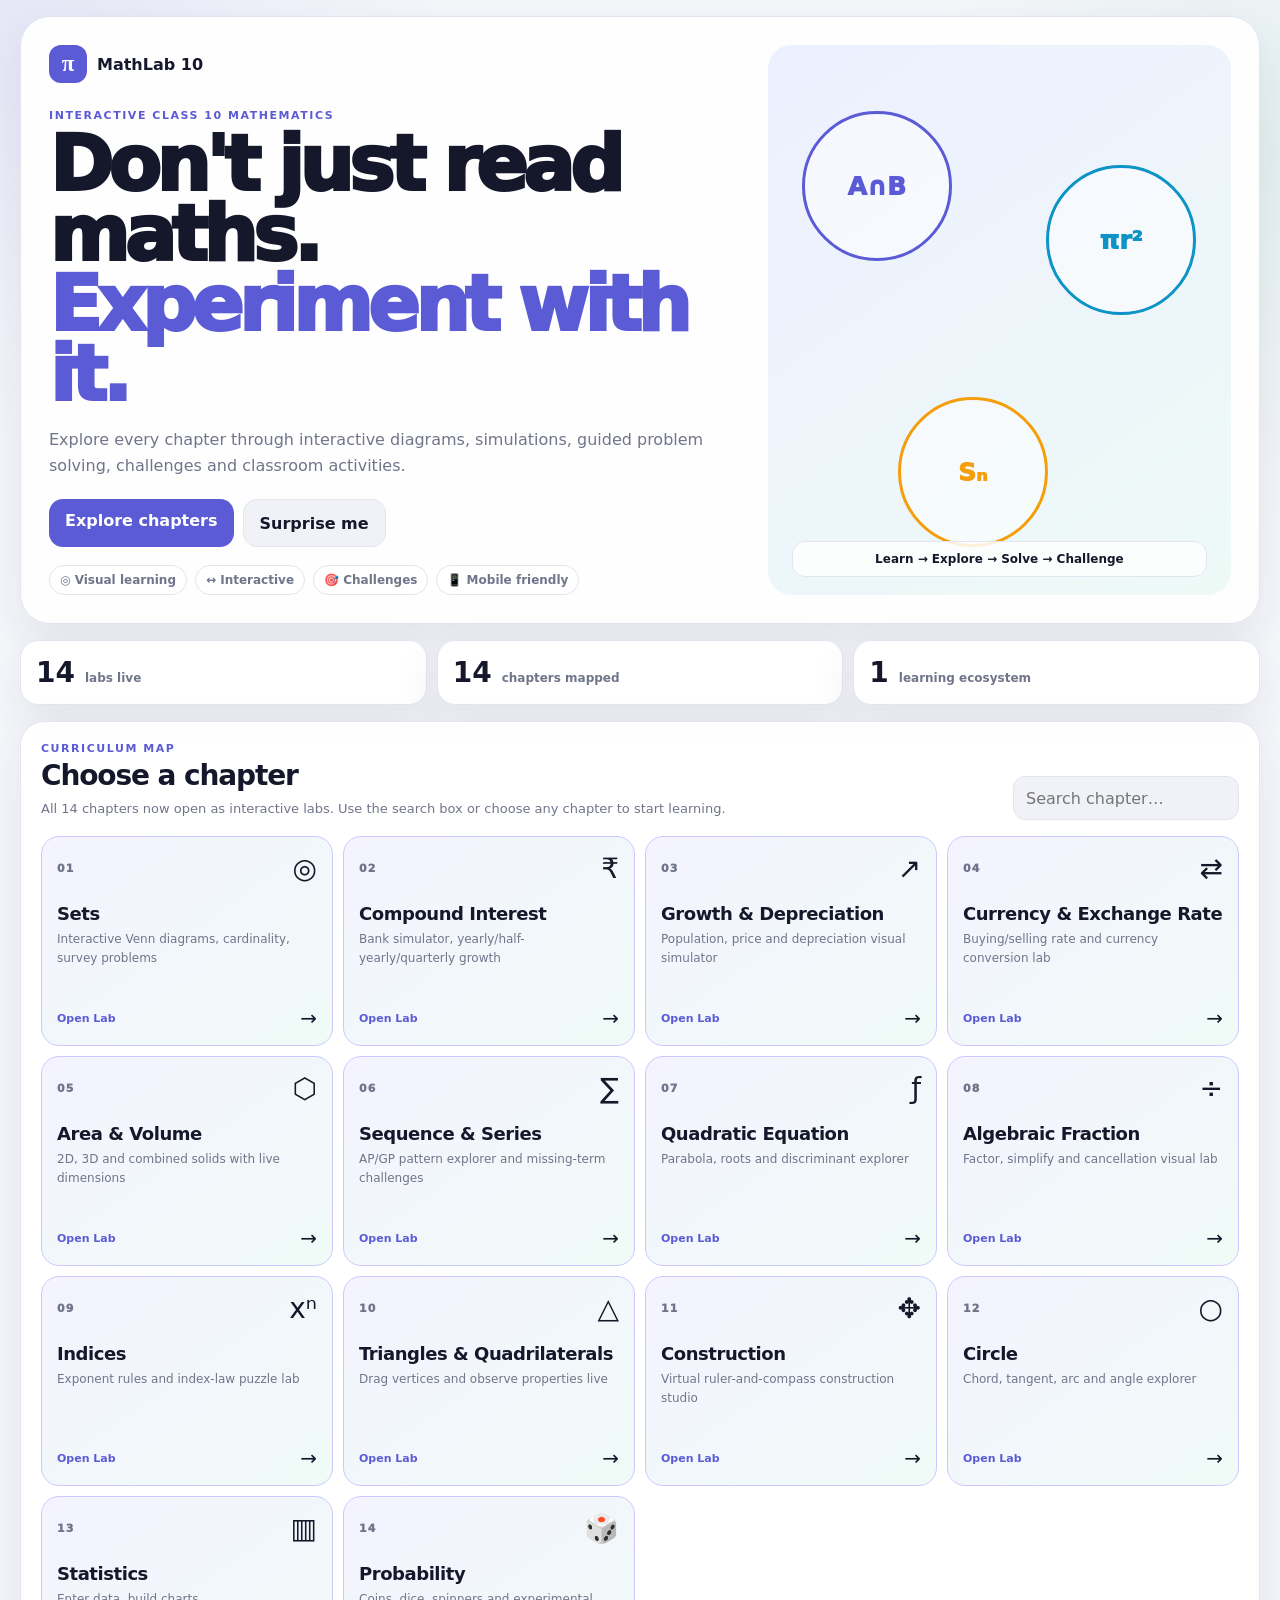
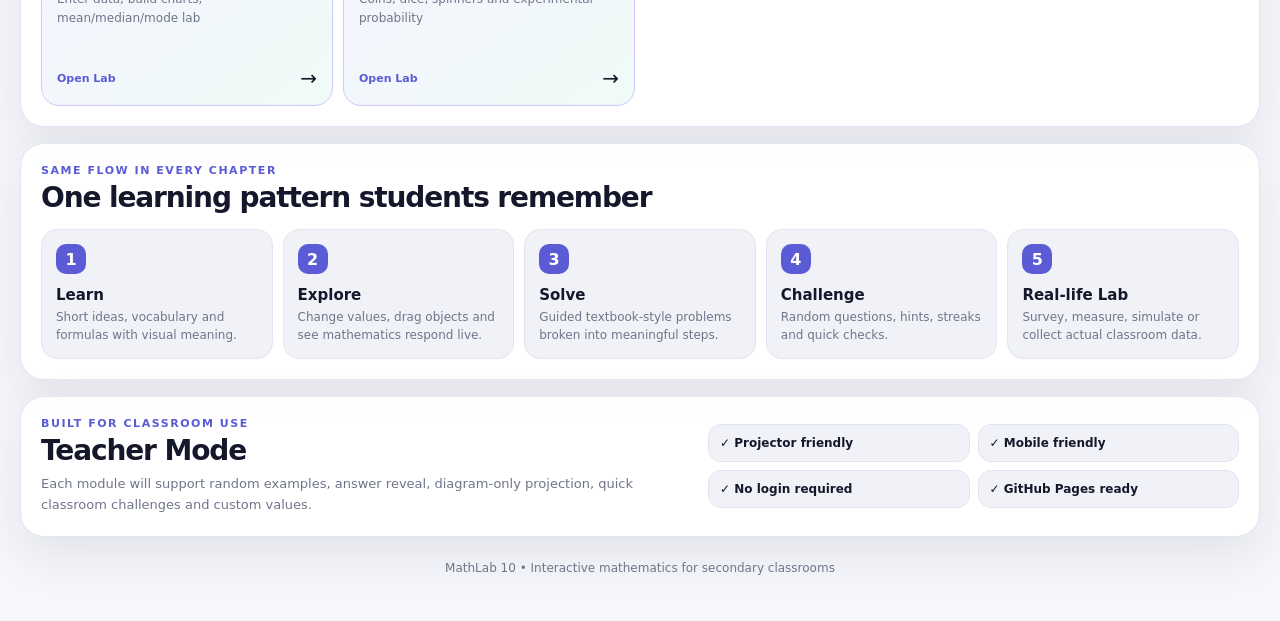
<file: index.html>
<!DOCTYPE html>
<html lang="en">
<head>
<meta charset="UTF-8">
<meta name="viewport" content="width=device-width, initial-scale=1.0">
<meta name="theme-color" content="#5b5bd6">
<meta name="description" content="MathLab 10 — Interactive Class 10 Mathematics learning labs">
<title>MathLab 10 — Interactive Mathematics</title>
<link rel="stylesheet" href="styles.css">
</head>
<body>
<main class="app">
  <section class="hero">
    <div class="hero-copy">
      <div class="brandline"><span class="logo">π</span><span>MathLab 10</span></div>
      <div class="eyebrow">Interactive Class 10 Mathematics</div>
      <h1>Don't just read maths.<br><span>Experiment with it.</span></h1>
      <p>Explore every chapter through interactive diagrams, simulations, guided problem solving, challenges and classroom activities.</p>
      <div class="hero-actions">
        <a class="primary-btn" href="#chapters">Explore chapters</a>
        <button class="ghost-btn" id="randomChapter">Surprise me</button>
      </div>
      <div class="hero-pills">
        <span>◎ Visual learning</span><span>↔ Interactive</span><span>🎯 Challenges</span><span>📱 Mobile friendly</span>
      </div>
    </div>
    <div class="hero-visual" aria-hidden="true">
      <div class="orb one">A∩B</div><div class="orb two">πr²</div><div class="orb three">Sₙ</div>
      <div class="mini-board">Learn → Explore → Solve → Challenge</div>
    </div>
  </section>

  <section class="progress-strip">
    <div><strong>14</strong><span>labs live</span></div>
    <div><strong>14</strong><span>chapters mapped</span></div>
    <div><strong>1</strong><span>learning ecosystem</span></div>
  </section>

  <section id="chapters" class="chapter-section">
    <div class="section-head">
      <div>
        <div class="eyebrow">Curriculum map</div>
        <h2>Choose a chapter</h2>
        <p>All 14 chapters now open as interactive labs. Use the search box or choose any chapter to start learning.</p>
      </div>
      <div class="search-wrap">
        <input id="chapterSearch" type="search" placeholder="Search chapter…">
      </div>
    </div>
    <div class="chapter-grid" id="chapterGrid">
      <a class="chapter-card ready" href="modules/sets/index.html" data-title="sets">
      <div class="chapter-top"><span class="chapter-num">01</span><span class="chapter-icon">◎</span></div>
      <h3>Sets</h3>
      <p>Interactive Venn diagrams, cardinality, survey problems</p>
      <div class="chapter-foot"><span class="status">Open Lab</span><span class="arrow">→</span></div>
    </a>
<a class="chapter-card ready" href="modules/compound-interest/index.html" data-title="compound interest">
      <div class="chapter-top"><span class="chapter-num">02</span><span class="chapter-icon">₹</span></div>
      <h3>Compound Interest</h3>
      <p>Bank simulator, yearly/half-yearly/quarterly growth</p>
      <div class="chapter-foot"><span class="status">Open Lab</span><span class="arrow">→</span></div>
    </a>
<a class="chapter-card ready" href="modules/growth-depreciation/index.html" data-title="growth & depreciation">
      <div class="chapter-top"><span class="chapter-num">03</span><span class="chapter-icon">↗</span></div>
      <h3>Growth & Depreciation</h3>
      <p>Population, price and depreciation visual simulator</p>
      <div class="chapter-foot"><span class="status">Open Lab</span><span class="arrow">→</span></div>
    </a>
<a class="chapter-card ready" href="modules/currency-exchange/index.html" data-title="currency & exchange rate">
      <div class="chapter-top"><span class="chapter-num">04</span><span class="chapter-icon">⇄</span></div>
      <h3>Currency & Exchange Rate</h3>
      <p>Buying/selling rate and currency conversion lab</p>
      <div class="chapter-foot"><span class="status">Open Lab</span><span class="arrow">→</span></div>
    </a>
<a class="chapter-card ready" href="modules/mensuration/index.html" data-title="area & volume">
      <div class="chapter-top"><span class="chapter-num">05</span><span class="chapter-icon">⬡</span></div>
      <h3>Area & Volume</h3>
      <p>2D, 3D and combined solids with live dimensions</p>
      <div class="chapter-foot"><span class="status">Open Lab</span><span class="arrow">→</span></div>
    </a>
<a class="chapter-card ready" href="modules/sequence-series/index.html" data-title="sequence & series">
      <div class="chapter-top"><span class="chapter-num">06</span><span class="chapter-icon">∑</span></div>
      <h3>Sequence & Series</h3>
      <p>AP/GP pattern explorer and missing-term challenges</p>
      <div class="chapter-foot"><span class="status">Open Lab</span><span class="arrow">→</span></div>
    </a>
<a class="chapter-card ready" href="modules/quadratic-equation/index.html" data-title="quadratic equation">
      <div class="chapter-top"><span class="chapter-num">07</span><span class="chapter-icon">ƒ</span></div>
      <h3>Quadratic Equation</h3>
      <p>Parabola, roots and discriminant explorer</p>
      <div class="chapter-foot"><span class="status">Open Lab</span><span class="arrow">→</span></div>
    </a>
<a class="chapter-card ready" href="modules/algebraic-fraction/index.html" data-title="algebraic fraction">
      <div class="chapter-top"><span class="chapter-num">08</span><span class="chapter-icon">÷</span></div>
      <h3>Algebraic Fraction</h3>
      <p>Factor, simplify and cancellation visual lab</p>
      <div class="chapter-foot"><span class="status">Open Lab</span><span class="arrow">→</span></div>
    </a>
<a class="chapter-card ready" href="modules/indices/index.html" data-title="indices">
      <div class="chapter-top"><span class="chapter-num">09</span><span class="chapter-icon">xⁿ</span></div>
      <h3>Indices</h3>
      <p>Exponent rules and index-law puzzle lab</p>
      <div class="chapter-foot"><span class="status">Open Lab</span><span class="arrow">→</span></div>
    </a>
<a class="chapter-card ready" href="modules/triangles-quadrilaterals/index.html" data-title="triangles & quadrilaterals">
      <div class="chapter-top"><span class="chapter-num">10</span><span class="chapter-icon">△</span></div>
      <h3>Triangles & Quadrilaterals</h3>
      <p>Drag vertices and observe properties live</p>
      <div class="chapter-foot"><span class="status">Open Lab</span><span class="arrow">→</span></div>
    </a>
<a class="chapter-card ready" href="modules/construction/index.html" data-title="construction">
      <div class="chapter-top"><span class="chapter-num">11</span><span class="chapter-icon">✥</span></div>
      <h3>Construction</h3>
      <p>Virtual ruler-and-compass construction studio</p>
      <div class="chapter-foot"><span class="status">Open Lab</span><span class="arrow">→</span></div>
    </a>
<a class="chapter-card ready" href="modules/circle/index.html" data-title="circle">
      <div class="chapter-top"><span class="chapter-num">12</span><span class="chapter-icon">○</span></div>
      <h3>Circle</h3>
      <p>Chord, tangent, arc and angle explorer</p>
      <div class="chapter-foot"><span class="status">Open Lab</span><span class="arrow">→</span></div>
    </a>
<a class="chapter-card ready" href="modules/statistics/index.html" data-title="statistics">
      <div class="chapter-top"><span class="chapter-num">13</span><span class="chapter-icon">▥</span></div>
      <h3>Statistics</h3>
      <p>Enter data, build charts, mean/median/mode lab</p>
      <div class="chapter-foot"><span class="status">Open Lab</span><span class="arrow">→</span></div>
    </a>
<a class="chapter-card ready" href="modules/probability/index.html" data-title="probability">
      <div class="chapter-top"><span class="chapter-num">14</span><span class="chapter-icon">🎲</span></div>
      <h3>Probability</h3>
      <p>Coins, dice, spinners and experimental probability</p>
      <div class="chapter-foot"><span class="status">Open Lab</span><span class="arrow">→</span></div>
    </a>
    </div>
  </section>

  <section class="learning-flow">
    <div class="section-head">
      <div><div class="eyebrow">Same flow in every chapter</div><h2>One learning pattern students remember</h2></div>
    </div>
    <div class="flow-grid">
      <article><b>1</b><h3>Learn</h3><p>Short ideas, vocabulary and formulas with visual meaning.</p></article>
      <article><b>2</b><h3>Explore</h3><p>Change values, drag objects and see mathematics respond live.</p></article>
      <article><b>3</b><h3>Solve</h3><p>Guided textbook-style problems broken into meaningful steps.</p></article>
      <article><b>4</b><h3>Challenge</h3><p>Random questions, hints, streaks and quick checks.</p></article>
      <article><b>5</b><h3>Real-life Lab</h3><p>Survey, measure, simulate or collect actual classroom data.</p></article>
    </div>
  </section>

  <section class="teacher-panel">
    <div>
      <div class="eyebrow">Built for classroom use</div>
      <h2>Teacher Mode</h2>
      <p>Each module will support random examples, answer reveal, diagram-only projection, quick classroom challenges and custom values.</p>
    </div>
    <div class="teacher-list">
      <span>✓ Projector friendly</span><span>✓ Mobile friendly</span><span>✓ No login required</span><span>✓ GitHub Pages ready</span>
    </div>
  </section>

  <footer>MathLab 10 • Interactive mathematics for secondary classrooms</footer>
</main>
<script src="app.js"></script>
</body>
</html>
</file>
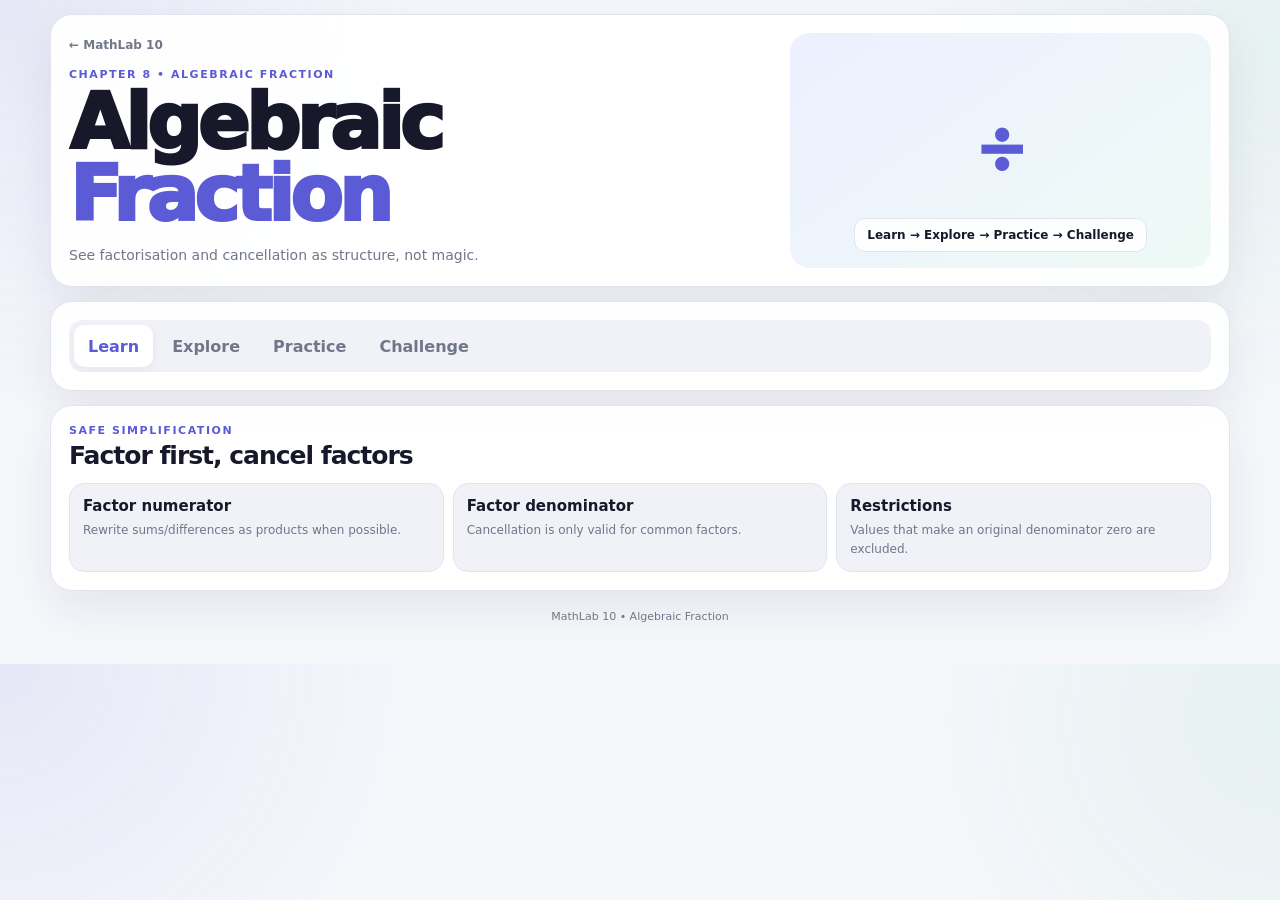
<file: modules/algebraic-fraction/index.html>
<!DOCTYPE html>
<html lang="en">
<head><meta charset="UTF-8"><meta name="viewport" content="width=device-width, initial-scale=1.0"><meta name="theme-color" content="#5b5bd6">
<title>Algebraic Fraction — MathLab 10</title><link rel="stylesheet" href="../shared/lab.css"></head>
<body><main class="app">
<section class="panel hero"><div><a class="back" href="../../index.html">← MathLab 10</a><div class="kicker">Chapter 8 • Algebraic Fraction</div><h1>Algebraic <span>Fraction</span></h1><p>See factorisation and cancellation as structure, not magic.</p></div><div class="hero-art"><div class="hero-symbol">÷</div><div class="hero-chip">Learn → Explore → Practice → Challenge</div></div></section>
<section class="panel"><div class="tabs"><button class="tab active" data-page="learn">Learn</button><button class="tab" data-page="explore">Explore</button><button class="tab" data-page="practice">Practice</button><button class="tab" data-page="challenge">Challenge</button></div></section>
<section id="page-learn" class="panel page"><div class="section-head"><div><div class="kicker">Safe simplification</div><h2>Factor first, cancel factors</h2></div></div><div class="learn-grid">
<div class="learn-card"><h3>Factor numerator</h3><p>Rewrite sums/differences as products when possible.</p></div><div class="learn-card"><h3>Factor denominator</h3><p>Cancellation is only valid for common factors.</p></div><div class="learn-card"><h3>Restrictions</h3><p>Values that make an original denominator zero are excluded.</p></div>
</div></section>
<section id="page-explore" class="panel page hidden"><div class="grid2"><aside class="panel"><div class="controls"><div class="control"><label>Choose an expression</label><select id="afEx"><option value="0">(x²−9)/(x−3)</option><option value="1">(x²+5x+6)/(x+2)</option><option value="2">(x²−4x)/(x)</option><option value="3">(x²−1)/(x²+x)</option></select></div></div></aside><section class="panel"><div class="challenge"><div class="kicker">Original</div><div id="afOrig" class="formula"></div></div><div class="challenge"><div class="kicker">Factorised</div><div id="afFact" class="formula"></div></div><div class="challenge"><div class="kicker">Simplified</div><div id="afSimp" class="formula"></div><div id="afRest" class="small" style="margin-top:7px"></div></div></section></div></section>
<section id="page-practice" class="panel page hidden"><div class="challenge"><div class="problem">Why can we cancel (x−3) in (x−3)(x+3)/(x−3), but not cancel the 3 in (x+3)/x?</div><button id="afWhy" class="primary" style="margin-top:10px">Explain</button><div id="afWhyText" class="feedback"></div></div></section>
<section id="page-challenge" class="panel page hidden"><div class="challenge"><div class="problem">Simplify (x²−16)/(x−4).</div><input id="afAns" type="text" placeholder="Example: x+4" style="margin-top:10px"><div class="btnrow"><button class="green" id="afCheck">Check</button></div><div id="afFb" class="feedback"></div></div></section>
<footer>MathLab 10 • Algebraic Fraction</footer></main>
<script>
document.querySelectorAll(".tab").forEach(b=>b.addEventListener("click",()=>{document.querySelectorAll(".tab").forEach(x=>x.classList.remove("active"));b.classList.add("active");document.querySelectorAll(".page").forEach(p=>p.classList.add("hidden"));document.getElementById("page-"+b.dataset.page).classList.remove("hidden")}));

const af$=s=>document.querySelector(s);const ex=[["(x²−9)/(x−3)","(x−3)(x+3)/(x−3)","x+3","x ≠ 3"],["(x²+5x+6)/(x+2)","(x+2)(x+3)/(x+2)","x+3","x ≠ −2"],["(x²−4x)/x","x(x−4)/x","x−4","x ≠ 0"],["(x²−1)/(x²+x)","(x−1)(x+1)/[x(x+1)]","(x−1)/x","x ≠ 0, −1"]];
function afRender(){let e=ex[+af$("#afEx").value];af$("#afOrig").textContent=e[0];af$("#afFact").textContent=e[1];af$("#afSimp").textContent=e[2];af$("#afRest").textContent="Restriction: "+e[3]}af$("#afEx").onchange=afRender;af$("#afWhy").onclick=()=>af$("#afWhyText").textContent="Cancellation removes a common multiplicative factor. Terms joined by + or − are not separate factors.";af$("#afCheck").onclick=()=>{let v=af$("#afAns").value.replace(/\s/g,"").toLowerCase();af$("#afFb").textContent=(v==="x+4"||v==="4+x")?"✅ Correct. Since x²−16=(x−4)(x+4).":"Factor the difference of squares first.";};afRender();

</script></body></html>
</file>
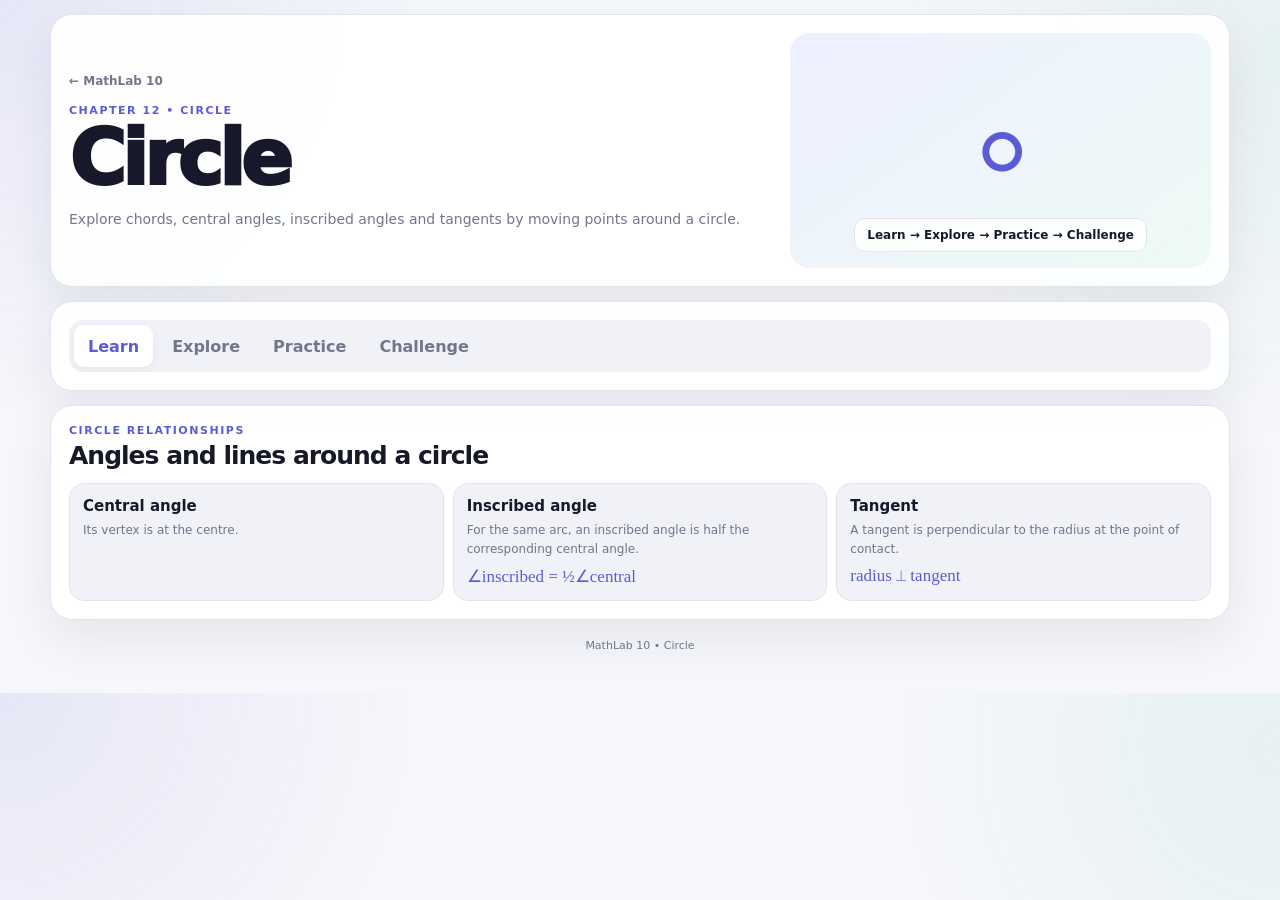
<file: modules/circle/index.html>
<!DOCTYPE html>
<html lang="en">
<head><meta charset="UTF-8"><meta name="viewport" content="width=device-width, initial-scale=1.0"><meta name="theme-color" content="#5b5bd6">
<title>Circle — MathLab 10</title><link rel="stylesheet" href="../shared/lab.css"></head>
<body><main class="app">
<section class="panel hero"><div><a class="back" href="../../index.html">← MathLab 10</a><div class="kicker">Chapter 12 • Circle</div><h1>Circle <span></span></h1><p>Explore chords, central angles, inscribed angles and tangents by moving points around a circle.</p></div><div class="hero-art"><div class="hero-symbol">○</div><div class="hero-chip">Learn → Explore → Practice → Challenge</div></div></section>
<section class="panel"><div class="tabs"><button class="tab active" data-page="learn">Learn</button><button class="tab" data-page="explore">Explore</button><button class="tab" data-page="practice">Practice</button><button class="tab" data-page="challenge">Challenge</button></div></section>
<section id="page-learn" class="panel page"><div class="section-head"><div><div class="kicker">Circle relationships</div><h2>Angles and lines around a circle</h2></div></div><div class="learn-grid">
<div class="learn-card"><h3>Central angle</h3><p>Its vertex is at the centre.</p></div><div class="learn-card"><h3>Inscribed angle</h3><p>For the same arc, an inscribed angle is half the corresponding central angle.</p><span class="formula">∠inscribed = ½∠central</span></div><div class="learn-card"><h3>Tangent</h3><p>A tangent is perpendicular to the radius at the point of contact.</p><span class="formula">radius ⟂ tangent</span></div></div></section>
<section id="page-explore" class="panel page hidden"><div class="grid2"><aside class="panel"><div class="control"><div class="control-top"><label>Arc / central angle</label><div class="valuebox"><input id="ciAng" type="number" value="100"><span>°</span></div></div><input id="ciRange" type="range" min="20" max="300" value="100"></div><div class="control"><label><input id="ciTang" type="checkbox"> Show tangent</label></div></aside><section class="panel"><div class="metrics" id="ciMetrics"></div><div class="visual"><svg id="ciSvg" viewBox="0 0 700 420"></svg></div></section></div></section>
<section id="page-practice" class="panel page hidden"><div class="challenge"><div class="problem">A central angle standing on an arc is 120°. What is the inscribed angle on the same arc?</div><input id="ciAns" type="number" style="margin-top:10px"><div class="btnrow"><button id="ciCheck" class="green">Check</button></div><div id="ciFb" class="feedback"></div></div></section>
<section id="page-challenge" class="panel page hidden"><div class="challenge"><div class="problem">At the point of contact, what angle does a tangent make with the radius?</div><div class="btnrow"><button class="ghost ciOpt">45°</button><button class="ghost ciOpt" data-good="1">90°</button><button class="ghost ciOpt">180°</button></div><div id="ciFb2" class="feedback"></div></div></section>
<footer>MathLab 10 • Circle</footer></main>
<script>
document.querySelectorAll(".tab").forEach(b=>b.addEventListener("click",()=>{document.querySelectorAll(".tab").forEach(x=>x.classList.remove("active"));b.classList.add("active");document.querySelectorAll(".page").forEach(p=>p.classList.add("hidden"));document.getElementById("page-"+b.dataset.page).classList.remove("hidden")}));

const c$=s=>document.querySelector(s);function ciRender(){let ang=+c$("#ciAng").value;c$("#ciRange").value=ang;let cx=350,cy=220,r=140,a1=(-ang/2-90)*Math.PI/180,a2=(ang/2-90)*Math.PI/180,A=[cx+r*Math.cos(a1),cy+r*Math.sin(a1)],B=[cx+r*Math.cos(a2),cy+r*Math.sin(a2)],P=[cx,cy+r];c$("#ciMetrics").innerHTML=[["Central angle",ang+"°"],["Inscribed angle",(ang/2).toFixed(1)+"°"],["Radius",r],["Tangent angle","90°"]].map((x,i)=>`<div class="metric ${i===1?"primary":""}"><div class="k">${x[0]}</div><div class="v">${x[1]}</div></div>`).join("");let tan=c$("#ciTang").checked?`<line x1="${cx-r-50}" y1="${cy+r}" x2="${cx+r+50}" y2="${cy+r}" stroke="#e65e77" stroke-width="4"/>`:"";c$("#ciSvg").innerHTML=`<circle cx="${cx}" cy="${cy}" r="${r}" fill="rgba(91,91,214,.07)" stroke="#5b5bd6" stroke-width="4"/><line x1="${cx}" y1="${cy}" x2="${A[0]}" y2="${A[1]}" stroke="#17192b" stroke-width="3"/><line x1="${cx}" y1="${cy}" x2="${B[0]}" y2="${B[1]}" stroke="#17192b" stroke-width="3"/><line x1="${P[0]}" y1="${P[1]}" x2="${A[0]}" y2="${A[1]}" stroke="#16a37a" stroke-width="3"/><line x1="${P[0]}" y1="${P[1]}" x2="${B[0]}" y2="${B[1]}" stroke="#16a37a" stroke-width="3"/>${tan}`};c$("#ciRange").oninput=()=>{c$("#ciAng").value=c$("#ciRange").value;ciRender()};c$("#ciAng").oninput=ciRender;c$("#ciTang").onchange=ciRender;c$("#ciCheck").onclick=()=>c$("#ciFb").textContent=(+c$("#ciAns").value===60)?"✅ Correct.":"Inscribed angle = half the central angle.";document.querySelectorAll(".ciOpt").forEach(b=>b.onclick=()=>c$("#ciFb2").textContent=b.dataset.good?"✅ Correct.":"A tangent is perpendicular to the radius.");ciRender();

</script></body></html>
</file>
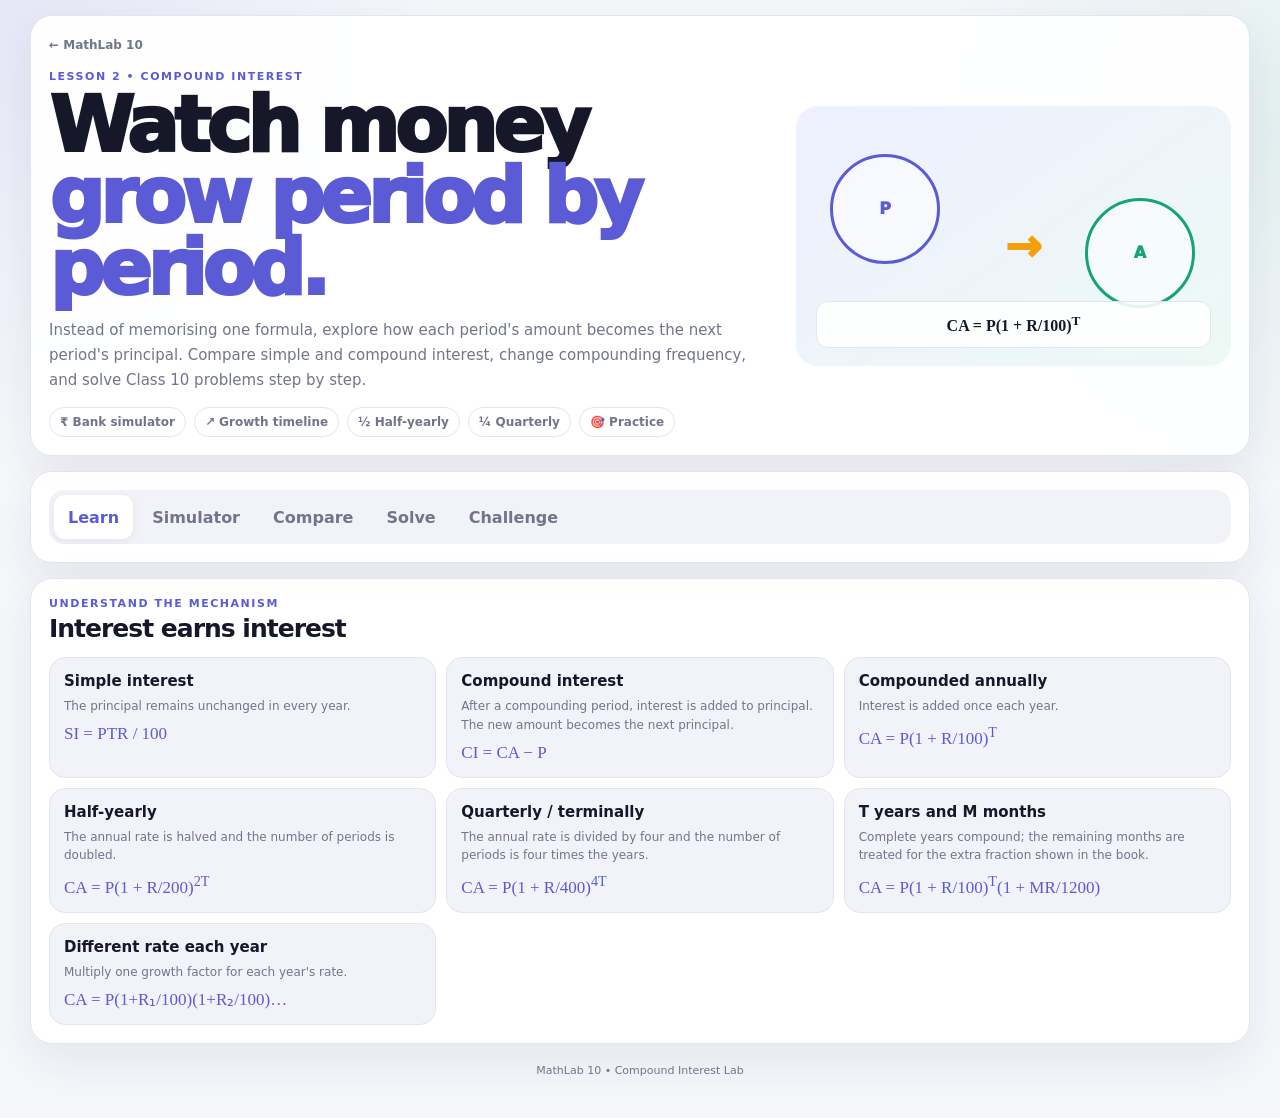
<file: modules/compound-interest/index.html>
<!DOCTYPE html>
<html lang="en">
<head>
<meta charset="UTF-8">
<meta name="viewport" content="width=device-width, initial-scale=1.0">
<meta name="theme-color" content="#5b5bd6">
<title>Compound Interest Lab — MathLab 10</title>
<style>
:root{
  --bg:#f6f7fb;--card:#fff;--panel:#f1f3f8;--text:#16182a;--muted:#70758a;--border:#e2e5ef;
  --accent:#5b5bd6;--green:#16a37a;--blue:#149ec6;--warm:#f59e0b;--danger:#e65f78;
  --shadow:0 18px 48px rgba(29,35,66,.08);--radius:22px;
}
*{box-sizing:border-box}
html{scroll-behavior:smooth}
body{
  margin:0;min-width:320px;color:var(--text);
  font-family:Inter,ui-sans-serif,system-ui,-apple-system,BlinkMacSystemFont,"Segoe UI",sans-serif;
  background:
    radial-gradient(circle at 0 0,rgba(91,91,214,.10),transparent 27rem),
    radial-gradient(circle at 100% 12%,rgba(22,163,122,.08),transparent 24rem),var(--bg)
}
button,input,select{font:inherit}
button{cursor:pointer}
a{color:inherit;text-decoration:none}
button:focus-visible,input:focus-visible,select:focus-visible{outline:3px solid rgba(91,91,214,.22);outline-offset:2px}
.app{width:min(1220px,calc(100% - 24px));margin:15px auto 36px;display:grid;gap:15px}
.panel{background:rgba(255,255,255,.96);border:1px solid var(--border);border-radius:var(--radius);padding:18px;box-shadow:var(--shadow);min-width:0}
.hero{display:grid;grid-template-columns:minmax(0,1.25fr) minmax(270px,.75fr);gap:22px;align-items:center;overflow:hidden}
.back{display:inline-flex;align-items:center;gap:7px;color:var(--muted);font-size:12px;font-weight:850;margin-bottom:18px}
.kicker{font-size:11px;font-weight:900;letter-spacing:.14em;text-transform:uppercase;color:var(--accent)}
.hero h1{font-size:clamp(2.3rem,6vw,5rem);line-height:.93;letter-spacing:-.06em;margin:7px 0 0;font-weight:950}
.hero h1 span{color:var(--accent)}
.hero p{max-width:730px;color:var(--muted);line-height:1.65;font-size:15px;margin:14px 0 0}
.pills{display:flex;gap:8px;flex-wrap:wrap;margin-top:15px}
.pill{border:1px solid var(--border);background:#fff;border-radius:999px;padding:7px 10px;font-size:12px;font-weight:800;color:var(--muted)}
.hero-art{min-height:260px;border-radius:22px;background:linear-gradient(145deg,#eef0ff,#edf9f5);position:relative;overflow:hidden}
.coin{position:absolute;width:110px;height:110px;border-radius:50%;display:grid;place-items:center;font-weight:950;border:3px solid;background:rgba(255,255,255,.55)}
.coin.one{left:34px;top:48px;color:var(--accent);border-color:var(--accent)}
.coin.two{right:36px;top:92px;color:var(--green);border-color:var(--green)}
.arrowgrow{position:absolute;left:48%;top:44%;font-size:44px;font-weight:950;color:var(--warm)}
.hero-formula{position:absolute;left:20px;right:20px;bottom:18px;border:1px solid var(--border);background:rgba(255,255,255,.88);padding:11px;border-radius:12px;text-align:center;font-family:Georgia,serif;font-weight:750}
.tabs{display:flex;overflow-x:auto;gap:5px;background:var(--panel);padding:5px;border-radius:15px;scrollbar-width:none}
.tabs::-webkit-scrollbar{display:none}
.tab{border:0;background:transparent;border-radius:11px;min-height:44px;padding:9px 14px;font-weight:850;color:var(--muted);white-space:nowrap}
.tab.active{background:var(--card);color:var(--accent);box-shadow:0 3px 12px rgba(0,0,0,.06)}
.page.hidden{display:none}
.section-head{display:flex;align-items:end;justify-content:space-between;gap:12px;flex-wrap:wrap}
.section-head h2{font-size:25px;letter-spacing:-.04em;margin:4px 0 0}
.small{font-size:12px;color:var(--muted);line-height:1.55}
.learn-grid{display:grid;grid-template-columns:repeat(3,minmax(0,1fr));gap:10px;margin-top:14px}
.learn-card{border:1px solid var(--border);background:var(--panel);border-radius:16px;padding:14px;min-width:0}
.learn-card h3{font-size:15px;margin:0 0 7px}
.learn-card p{font-size:12px;color:var(--muted);line-height:1.55;margin:0}
.formula{display:block;font-family:Georgia,serif;font-size:17px;color:var(--accent);margin-top:8px;overflow-wrap:anywhere}
.sim-grid{display:grid;grid-template-columns:minmax(310px,.72fr) minmax(0,1.28fr);gap:15px}
.controls{display:grid;gap:10px}
.control{border:1px solid var(--border);background:var(--panel);border-radius:14px;padding:12px}
.control-top{display:flex;justify-content:space-between;gap:10px;align-items:center;margin-bottom:8px}
.control label{font-size:12px;font-weight:850}
.valuebox{display:flex;align-items:center;gap:5px;background:#fff;border:1px solid var(--border);border-radius:9px;padding:0 8px}
.valuebox input{width:95px;min-height:38px;border:0;background:transparent;text-align:right;font-weight:900;color:var(--text);outline:0;font-size:16px}
input[type=range]{width:100%;accent-color:var(--accent);min-height:28px}
select{width:100%;min-height:44px;border:1px solid var(--border);border-radius:11px;background:#fff;color:var(--text);padding:0 10px}
.toggle-row{display:flex;gap:6px}
.toggle-row button{flex:1;border:1px solid var(--border);background:#fff;border-radius:10px;min-height:42px;font-size:12px;font-weight:850;color:var(--muted)}
.toggle-row button.active{background:var(--accent);color:#fff;border-color:var(--accent)}
.metrics{display:grid;grid-template-columns:repeat(4,minmax(0,1fr));gap:9px}
.metric{border:1px solid var(--border);background:var(--panel);border-radius:15px;padding:13px;min-width:0}
.metric.primary{background:#f0efff;border-color:#c7c4ff}
.metric .k{font-size:10px;font-weight:900;color:var(--muted);letter-spacing:.08em;text-transform:uppercase}
.metric .v{font-size:clamp(19px,3vw,28px);font-weight:950;letter-spacing:-.04em;margin-top:5px;overflow-wrap:anywhere}
.visual-card{border:1px solid var(--border);background:var(--panel);border-radius:18px;padding:14px;margin-top:10px}
.timeline{display:flex;align-items:flex-end;gap:8px;min-height:220px;padding:20px 5px 5px;overflow-x:auto}
.barwrap{flex:1 0 52px;min-width:52px;display:grid;justify-items:center;align-content:end;height:185px}
.bar{width:min(46px,80%);background:linear-gradient(180deg,var(--accent),#8882ff);border-radius:9px 9px 3px 3px;min-height:6px}
.barval{font-size:10px;font-weight:850;color:var(--muted);writing-mode:vertical-rl;transform:rotate(180deg);max-height:72px;margin-bottom:5px}
.barlabel{font-size:10px;color:var(--muted);font-weight:850;margin-top:5px}
.period-table{width:100%;border-collapse:collapse;font-size:12px;margin-top:10px}
.period-table th,.period-table td{padding:8px 7px;border-bottom:1px solid var(--border);text-align:right}
.period-table th:first-child,.period-table td:first-child{text-align:left}
.period-table th{color:var(--muted);font-size:10px;text-transform:uppercase;letter-spacing:.06em}
.compare-grid{display:grid;grid-template-columns:repeat(3,minmax(0,1fr));gap:10px;margin-top:14px}
.compare-card{border:1px solid var(--border);background:var(--panel);border-radius:17px;padding:14px}
.compare-card.best{border-color:#83dcc0;background:#effbf7}
.compare-card h3{margin:0 0 4px;font-size:15px}
.compare-amount{font-size:25px;font-weight:950;margin-top:12px}
.compare-ci{font-size:12px;color:var(--muted);margin-top:4px}
.rank{display:inline-flex;border-radius:999px;padding:5px 8px;background:#fff;border:1px solid var(--border);font-size:10px;font-weight:900}
.solve-grid{display:grid;grid-template-columns:minmax(0,1fr) 320px;gap:14px;margin-top:12px}
.problem{font-size:17px;font-weight:750;line-height:1.65}
.step{display:none;border-left:4px solid var(--accent);border-radius:0 11px 11px 0;background:var(--panel);padding:10px 12px;margin-top:9px;font-size:13px;line-height:1.55}
.step.show{display:block}
.btnrow{display:flex;gap:8px;flex-wrap:wrap;margin-top:11px}
.primary,.ghost,.green{border:0;border-radius:11px;min-height:43px;padding:9px 13px;font-weight:850}
.primary{background:var(--accent);color:#fff}.ghost{background:var(--panel);color:var(--text);border:1px solid var(--border)}.green{background:var(--green);color:#fff}
.answers{display:grid;grid-template-columns:1fr 1fr;gap:7px;margin-top:9px}
.answers button{border:1px solid var(--border);background:#fff;border-radius:11px;min-height:49px;font-weight:850}
.answers button.good{background:#ecfdf3;border-color:#86efac;color:#166534}.answers button.bad{background:#fff1f4;border-color:#fda4af;color:#9f1239}
.challenge-grid{display:grid;grid-template-columns:minmax(0,1fr) 300px;gap:14px;margin-top:12px}
.challenge-box{border:1px solid var(--border);background:var(--panel);border-radius:16px;padding:14px}
.field{display:grid;gap:6px;margin-top:9px}.field label{font-size:11px;font-weight:850;color:var(--muted)}
.field input{min-height:44px;border:1px solid var(--border);border-radius:10px;padding:0 10px;background:#fff;color:var(--text);font-size:16px}
.feedback{min-height:23px;margin-top:9px;font-size:13px;font-weight:850}
.note{border:1px solid var(--border);border-radius:15px;background:var(--panel);padding:13px;margin-top:10px;font-size:12px;color:var(--muted);line-height:1.55}
footer{text-align:center;color:var(--muted);font-size:11px;padding:5px}
@media(max-width:900px){.hero{grid-template-columns:1fr}.hero-art{display:none}.sim-grid,.solve-grid,.challenge-grid{grid-template-columns:1fr}.learn-grid{grid-template-columns:1fr 1fr}.metrics{grid-template-columns:1fr 1fr}}
@media(max-width:650px){.app{width:min(100% - 16px,1220px);margin-top:8px}.panel{padding:14px;border-radius:18px}.hero h1{font-size:clamp(2.2rem,12vw,3.4rem)}.learn-grid,.compare-grid{grid-template-columns:1fr}.answers{grid-template-columns:1fr}.metrics{grid-template-columns:1fr 1fr}.timeline{min-height:190px}.period-table{font-size:11px}}
@media(max-width:380px){.metrics{grid-template-columns:1fr}.control-top{align-items:flex-start;flex-direction:column}.valuebox{width:100%}.valuebox input{width:100%}}
</style>
</head>
<body>
<main class="app">
<section class="panel hero">
  <div>
    <a class="back" href="../../index.html">← MathLab 10</a>
    <div class="kicker">Lesson 2 • Compound Interest</div>
    <h1>Watch money <span>grow period by period.</span></h1>
    <p>Instead of memorising one formula, explore how each period's amount becomes the next period's principal. Compare simple and compound interest, change compounding frequency, and solve Class 10 problems step by step.</p>
    <div class="pills"><span class="pill">₹ Bank simulator</span><span class="pill">↗ Growth timeline</span><span class="pill">½ Half-yearly</span><span class="pill">¼ Quarterly</span><span class="pill">🎯 Practice</span></div>
  </div>
  <div class="hero-art" aria-hidden="true">
    <div class="coin one">P</div><div class="arrowgrow">→</div><div class="coin two">A</div>
    <div class="hero-formula">CA = P(1 + R/100)<sup>T</sup></div>
  </div>
</section>

<section class="panel"><div class="tabs">
  <button class="tab active" data-page="learn">Learn</button>
  <button class="tab" data-page="simulate">Simulator</button>
  <button class="tab" data-page="compare">Compare</button>
  <button class="tab" data-page="solve">Solve</button>
  <button class="tab" data-page="challenge">Challenge</button>
</div></section>

<section id="page-learn" class="panel page">
  <div class="section-head"><div><div class="kicker">Understand the mechanism</div><h2>Interest earns interest</h2></div></div>
  <div class="learn-grid">
    <article class="learn-card"><h3>Simple interest</h3><p>The principal remains unchanged in every year.</p><span class="formula">SI = PTR / 100</span></article>
    <article class="learn-card"><h3>Compound interest</h3><p>After a compounding period, interest is added to principal. The new amount becomes the next principal.</p><span class="formula">CI = CA − P</span></article>
    <article class="learn-card"><h3>Compounded annually</h3><p>Interest is added once each year.</p><span class="formula">CA = P(1 + R/100)<sup>T</sup></span></article>
    <article class="learn-card"><h3>Half-yearly</h3><p>The annual rate is halved and the number of periods is doubled.</p><span class="formula">CA = P(1 + R/200)<sup>2T</sup></span></article>
    <article class="learn-card"><h3>Quarterly / terminally</h3><p>The annual rate is divided by four and the number of periods is four times the years.</p><span class="formula">CA = P(1 + R/400)<sup>4T</sup></span></article>
    <article class="learn-card"><h3>T years and M months</h3><p>Complete years compound; the remaining months are treated for the extra fraction shown in the book.</p><span class="formula">CA = P(1 + R/100)<sup>T</sup>(1 + MR/1200)</span></article>
    <article class="learn-card"><h3>Different rate each year</h3><p>Multiply one growth factor for each year's rate.</p><span class="formula">CA = P(1+R₁/100)(1+R₂/100)…</span></article>
  </div>
</section>

<section id="page-simulate" class="page hidden">
<div class="sim-grid">
  <aside class="panel">
    <div class="section-head"><div><div class="kicker">Bank simulator</div><h2>Change the investment</h2></div></div>
    <div class="controls" style="margin-top:12px">
      <div class="control">
        <div class="control-top"><label>Principal (P)</label><div class="valuebox"><span>Rs.</span><input id="principal" type="number" min="1000" max="1000000" step="1000" value="100000"></div></div>
        <input id="principalRange" type="range" min="1000" max="1000000" step="1000" value="100000">
      </div>
      <div class="control">
        <div class="control-top"><label>Rate per annum (R)</label><div class="valuebox"><input id="rate" type="number" min="1" max="30" step="0.5" value="12"><span>%</span></div></div>
        <input id="rateRange" type="range" min="1" max="30" step="0.5" value="12">
      </div>
      <div class="control">
        <div class="control-top"><label>Time (T)</label><div class="valuebox"><input id="years" type="number" min="1" max="10" step="1" value="3"><span>yr</span></div></div>
        <input id="yearsRange" type="range" min="1" max="10" step="1" value="3">
      </div>
      <div class="control"><label>Compounding frequency</label>
        <select id="frequency" style="margin-top:8px">
          <option value="1">Annually</option>
          <option value="2">Half-yearly</option>
          <option value="4">Quarterly (terminally)</option>
        </select>
      </div>
      <div class="control"><label>View</label>
        <div class="toggle-row" style="margin-top:8px">
          <button id="compoundView" class="active">Compound</button><button id="simpleView">Compare SI</button>
        </div>
      </div>
    </div>
  </aside>

  <section class="panel">
    <div class="section-head"><div><div class="kicker">Live result</div><h2>Your money over time</h2></div><span class="small" id="formulaUsed"></span></div>
    <div class="metrics" id="metrics" style="margin-top:12px"></div>
    <div class="visual-card"><div class="small">Growth by compounding period</div><div class="timeline" id="timeline"></div></div>
    <div class="visual-card"><div class="small">Period-by-period calculation</div><div style="overflow:auto"><table class="period-table"><thead><tr><th>Period</th><th>Opening principal</th><th>Interest</th><th>Closing amount</th></tr></thead><tbody id="periodRows"></tbody></table></div></div>
  </section>
</div>
</section>

<section id="page-compare" class="panel page hidden">
  <div class="section-head"><div><div class="kicker">Frequency comparison</div><h2>Same P, R and T — different compounding frequency</h2></div></div>
  <div class="note">Use the values from the simulator. The annual nominal rate stays the same; only how often interest is added changes.</div>
  <div class="compare-grid" id="compareGrid"></div>
  <div class="visual-card"><div class="small">Simple interest vs annual compound interest</div><div id="siCompare" style="margin-top:9px"></div></div>
</section>

<section id="page-solve" class="panel page hidden">
  <div class="section-head"><div><div class="kicker">Guided problems</div><h2>Model the compounding correctly</h2></div><button class="ghost" id="nextProblem">New problem</button></div>
  <div class="solve-grid">
    <div>
      <div class="problem" id="problemText"></div>
      <div id="steps"></div>
      <div class="btnrow"><button class="primary" id="showStep">Show next step</button><button class="ghost" id="resetProblem">Restart</button></div>
    </div>
    <aside class="learn-card">
      <h3 id="question"></h3>
      <div class="answers" id="answers"></div>
      <div class="feedback" id="solveFeedback"></div>
    </aside>
  </div>
</section>

<section id="page-challenge" class="panel page hidden">
  <div class="section-head"><div><div class="kicker">Quick challenge</div><h2>Can you calculate the compound amount?</h2></div><button class="ghost" id="newChallenge">New values</button></div>
  <div class="challenge-grid">
    <div>
      <div class="challenge-box"><div class="problem" id="challengePrompt"></div>
        <div class="field"><label>Your compound amount (Rs.)</label><input id="challengeAnswer" type="number" step="0.01" inputmode="decimal"></div>
        <div class="btnrow"><button class="green" id="checkChallenge">Check</button><button class="ghost" id="challengeHint">Hint</button></div>
        <div class="feedback" id="challengeFeedback"></div>
      </div>
    </div>
    <aside class="learn-card"><h3>Remember</h3><p id="challengeFormula" style="font-family:Georgia,serif;font-size:18px;color:var(--accent)"></p><p class="small">Use the rate per compounding period and the total number of compounding periods.</p></aside>
  </div>
</section>

<footer>MathLab 10 • Compound Interest Lab</footer>
</main>

<script>
(() => {
  const $=s=>document.querySelector(s), $$=s=>[...document.querySelectorAll(s)];
  const money=n=>"Rs. "+Number(n).toLocaleString(undefined,{maximumFractionDigits:2,minimumFractionDigits:2});
  const round=n=>Math.round((n+Number.EPSILON)*100)/100;

  $$(".tab").forEach(b=>b.addEventListener("click",()=>{
    $$(".tab").forEach(x=>x.classList.remove("active")); b.classList.add("active");
    $$(".page").forEach(p=>p.classList.add("hidden")); $("#page-"+b.dataset.page).classList.remove("hidden");
    if(b.dataset.page==="compare") renderCompare();
  }));

  const sync=(num,range,cb)=>{
    $(num).addEventListener("input",()=>{$(range).value=$(num).value;cb()});
    $(range).addEventListener("input",()=>{$(num).value=$(range).value;cb()});
  };
  sync("#principal","#principalRange",renderSim);
  sync("#rate","#rateRange",renderSim);
  sync("#years","#yearsRange",renderSim);
  $("#frequency").addEventListener("change",renderSim);

  let showSI=false;
  $("#compoundView").onclick=()=>{showSI=false;$("#compoundView").classList.add("active");$("#simpleView").classList.remove("active");renderSim()};
  $("#simpleView").onclick=()=>{showSI=true;$("#simpleView").classList.add("active");$("#compoundView").classList.remove("active");renderSim()};

  function values(){
    return {
      P:Math.max(0,+$("#principal").value||0),
      R:Math.max(0,+$("#rate").value||0),
      T:Math.max(0,+$("#years").value||0),
      m:+$("#frequency").value
    };
  }
  function comp(P,R,T,m){return P*Math.pow(1+R/(100*m),m*T)}
  function renderSim(){
    const {P,R,T,m}=values(), periods=Math.round(m*T), rp=R/m/100;
    let opening=P, rows=[], amounts=[P], interests=[];
    for(let i=1;i<=periods;i++){
      const interest=opening*rp, closing=opening+interest;
      rows.push([i,opening,interest,closing]); interests.push(interest); amounts.push(closing); opening=closing;
    }
    const CA=opening, CI=CA-P, SI=P*R*T/100, diff=CI-SI;
    const freqName={1:"Annual",2:"Half-yearly",4:"Quarterly"}[m];
    $("#formulaUsed").textContent=`${freqName}: rate/period = ${round(R/m)}%, periods = ${periods}`;
    let metrics=[
      ["Principal",money(P),false],["Compound amount",money(CA),true],["Compound interest",money(CI),false],["Interest earned",money(CI),false]
    ];
    if(showSI) metrics=[["Simple interest",money(SI),false],["Compound interest",money(CI),true],["CI − SI",money(diff),false],["Compound amount",money(CA),false]];
    $("#metrics").innerHTML=metrics.map(([k,v,p])=>`<div class="metric ${p?"primary":""}"><div class="k">${k}</div><div class="v">${v}</div></div>`).join("");
    const max=Math.max(...amounts,1);
    $("#timeline").innerHTML=amounts.map((a,i)=>{
      const h=Math.max(8,a/max*145);
      return `<div class="barwrap"><div class="barval">${Math.round(a).toLocaleString()}</div><div class="bar" style="height:${h}px"></div><div class="barlabel">${i===0?"Start":"P"+i}</div></div>`;
    }).join("");
    $("#periodRows").innerHTML=rows.map(r=>`<tr><td>${r[0]}</td><td>${money(r[1])}</td><td>${money(r[2])}</td><td>${money(r[3])}</td></tr>`).join("");
  }

  function renderCompare(){
    const {P,R,T}=values();
    const data=[
      ["Annually",1,comp(P,R,T,1)],
      ["Half-yearly",2,comp(P,R,T,2)],
      ["Quarterly",4,comp(P,R,T,4)]
    ];
    const best=Math.max(...data.map(x=>x[2]));
    $("#compareGrid").innerHTML=data.map(([name,m,a])=>`<article class="compare-card ${a===best?"best":""}">
      <span class="rank">${m}× per year</span><h3>${name}</h3>
      <div class="compare-amount">${money(a)}</div><div class="compare-ci">CI = ${money(a-P)}</div>
      <div class="small" style="margin-top:8px">Rate/period: ${round(R/m)}% • periods: ${m*T}</div>
    </article>`).join("");
    const SI=P*R*T/100, annual=comp(P,R,T,1)-P;
    $("#siCompare").innerHTML=`<div class="metrics">
      <div class="metric"><div class="k">Simple interest</div><div class="v">${money(SI)}</div></div>
      <div class="metric primary"><div class="k">Annual compound interest</div><div class="v">${money(annual)}</div></div>
      <div class="metric"><div class="k">Difference</div><div class="v">${money(annual-SI)}</div></div>
      <div class="metric"><div class="k">Why?</div><div class="v" style="font-size:15px;line-height:1.3">Interest is added to principal</div></div>
    </div>`;
  }

  const problems=[
    {
      text:"A principal of Rs. 30,000 is invested for 3 years at 10% per annum, compounded annually.",
      q:"What is the compound interest?", ans:9930, opts:[9000,9300,9930,10930],
      steps:["Use CA = P(1 + R/100)^T.","CA = 30,000(1 + 10/100)^3.","CA = 30,000(1.1)^3 = Rs. 39,930.","CI = CA − P = 39,930 − 30,000 = Rs. 9,930."]
    },
    {
      text:"Rs. 100,000 is invested for 1 year at 15% per annum, compounded half-yearly.",
      q:"What is the compound interest?", ans:15562.5, opts:[15000,15562.5,15865.04,16250],
      steps:["For half-yearly compounding, rate per period = 15/2 = 7.5%.","Number of periods = 2 × 1 = 2.","CA = 100,000(1 + 15/200)^2 = Rs. 115,562.50.","CI = 115,562.50 − 100,000 = Rs. 15,562.50."]
    },
    {
      text:"Rs. 100,000 is invested for 1 year at 15% per annum, compounded quarterly.",
      q:"Which compound interest is closest?", ans:15865.04, opts:[15000,15562.5,15865.04,16000],
      steps:["For quarterly compounding, rate per period = 15/4 = 3.75%.","Number of periods = 4.","CA = 100,000(1 + 15/400)^4.","CI ≈ Rs. 15,865.04."]
    }
  ];
  let pi=0,si=0;
  function renderProblem(){
    const p=problems[pi]; si=0; $("#problemText").textContent=p.text; $("#question").textContent=p.q; $("#solveFeedback").textContent="";
    $("#steps").innerHTML=p.steps.map((x,i)=>`<div class="step" data-s="${i}"><strong>Step ${i+1}</strong><div>${x}</div></div>`).join("");
    $("#answers").innerHTML=p.opts.map(x=>`<button data-v="${x}">${Number(x).toLocaleString()}</button>`).join("");
    $$("#answers button").forEach(b=>b.onclick=()=>{
      $$("#answers button").forEach(x=>x.classList.remove("good","bad"));
      const ok=Math.abs(+b.dataset.v-p.ans)<0.02;b.classList.add(ok?"good":"bad");
      $("#solveFeedback").textContent=ok?"✅ Correct.":"Try again — first identify the rate per compounding period.";
    });
  }
  $("#showStep").onclick=()=>{const e=$(`[data-s="${si}"]`);if(e){e.classList.add("show");si++}};
  $("#resetProblem").onclick=renderProblem;
  $("#nextProblem").onclick=()=>{pi=(pi+1)%problems.length;renderProblem()};

  let challenge={};
  function makeChallenge(){
    const Ps=[20000,30000,50000,80000,100000,150000], Rs=[6,8,10,12,15], Ts=[1,2,3], ms=[1,2,4];
    const P=Ps[Math.floor(Math.random()*Ps.length)],R=Rs[Math.floor(Math.random()*Rs.length)],T=Ts[Math.floor(Math.random()*Ts.length)],m=ms[Math.floor(Math.random()*ms.length)];
    const answer=comp(P,R,T,m); challenge={P,R,T,m,answer};
    const name={1:"annually",2:"half-yearly",4:"quarterly"}[m];
    $("#challengePrompt").textContent=`Rs. ${P.toLocaleString()} is invested at ${R}% p.a. for ${T} year${T>1?"s":""}, compounded ${name}. Find the compound amount.`;
    $("#challengeFormula").textContent=m===1?"CA = P(1 + R/100)^T":m===2?"CA = P(1 + R/200)^(2T)":"CA = P(1 + R/400)^(4T)";
    $("#challengeAnswer").value="";$("#challengeFeedback").textContent="";
  }
  $("#checkChallenge").onclick=()=>{
    const x=+$("#challengeAnswer").value,ok=Number.isFinite(x)&&Math.abs(x-challenge.answer)<=Math.max(.5,challenge.answer*.0001);
    $("#challengeFeedback").textContent=ok?`✅ Correct — ${money(challenge.answer)}.`:`Try again. The correct setup uses ${challenge.m*challenge.T} compounding periods.`;
    $("#challengeFeedback").style.color=ok?"var(--green)":"var(--danger)";
  };
  $("#challengeHint").onclick=()=>$("#challengeFeedback").textContent=`Rate per period = ${round(challenge.R/challenge.m)}%, number of periods = ${challenge.m*challenge.T}.`;
  $("#newChallenge").onclick=makeChallenge;

  renderSim();renderProblem();makeChallenge();
})();
</script>
</body>
</html>
</file>
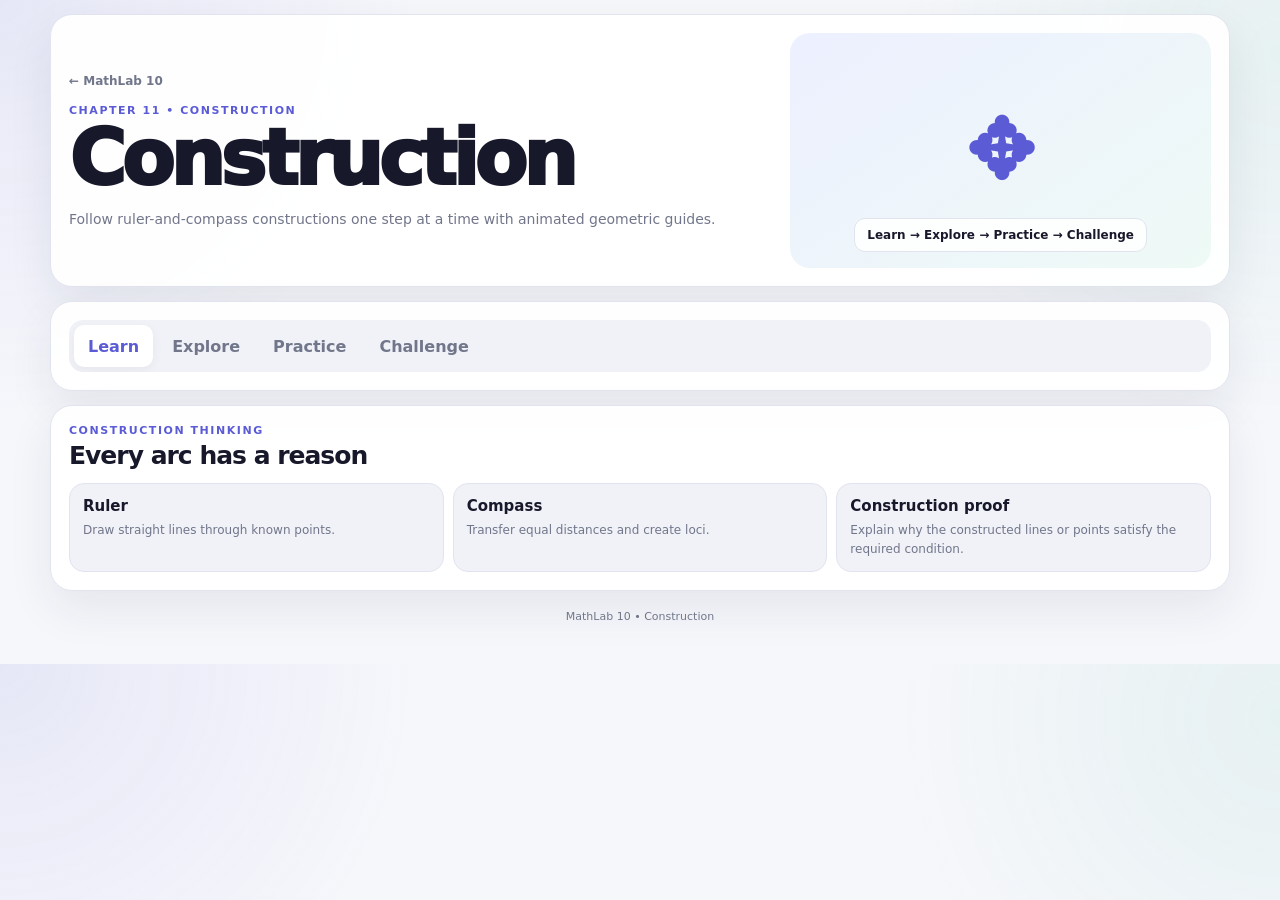
<file: modules/construction/index.html>
<!DOCTYPE html>
<html lang="en">
<head><meta charset="UTF-8"><meta name="viewport" content="width=device-width, initial-scale=1.0"><meta name="theme-color" content="#5b5bd6">
<title>Construction — MathLab 10</title><link rel="stylesheet" href="../shared/lab.css"></head>
<body><main class="app">
<section class="panel hero"><div><a class="back" href="../../index.html">← MathLab 10</a><div class="kicker">Chapter 11 • Construction</div><h1>Construction <span></span></h1><p>Follow ruler-and-compass constructions one step at a time with animated geometric guides.</p></div><div class="hero-art"><div class="hero-symbol">✥</div><div class="hero-chip">Learn → Explore → Practice → Challenge</div></div></section>
<section class="panel"><div class="tabs"><button class="tab active" data-page="learn">Learn</button><button class="tab" data-page="explore">Explore</button><button class="tab" data-page="practice">Practice</button><button class="tab" data-page="challenge">Challenge</button></div></section>
<section id="page-learn" class="panel page"><div class="section-head"><div><div class="kicker">Construction thinking</div><h2>Every arc has a reason</h2></div></div><div class="learn-grid">
<div class="learn-card"><h3>Ruler</h3><p>Draw straight lines through known points.</p></div><div class="learn-card"><h3>Compass</h3><p>Transfer equal distances and create loci.</p></div><div class="learn-card"><h3>Construction proof</h3><p>Explain why the constructed lines or points satisfy the required condition.</p></div>
</div></section>
<section id="page-explore" class="panel page hidden"><div class="grid2"><aside class="panel"><div class="control"><label>Construction</label><select id="coType"><option value="pb">Perpendicular bisector</option><option value="ab">Angle bisector</option><option value="sss">Triangle from SSS</option></select></div><div class="btnrow"><button class="primary" id="coNext">Next step</button><button class="ghost" id="coReset">Reset</button></div><div id="coText" class="note"></div></aside><section class="panel"><div class="visual"><svg id="coSvg" viewBox="0 0 700 420"></svg></div></section></div></section>
<section id="page-practice" class="panel page hidden"><div class="challenge"><div class="problem">Why do equal-radius arcs from both endpoints of a segment locate points on the perpendicular bisector?</div><button id="coExplain" class="primary" style="margin-top:10px">Explain</button><div id="coExp" class="feedback"></div></div></section>
<section id="page-challenge" class="panel page hidden"><div class="challenge"><div class="problem">Which tool transfers an exact length without measuring a number?</div><div class="btnrow"><button class="ghost coOpt">Ruler only</button><button class="ghost coOpt" data-good="1">Compass</button><button class="ghost coOpt">Protractor</button></div><div id="coFb" class="feedback"></div></div></section>
<footer>MathLab 10 • Construction</footer></main>
<script>
document.querySelectorAll(".tab").forEach(b=>b.addEventListener("click",()=>{document.querySelectorAll(".tab").forEach(x=>x.classList.remove("active"));b.classList.add("active");document.querySelectorAll(".page").forEach(p=>p.classList.add("hidden"));document.getElementById("page-"+b.dataset.page).classList.remove("hidden")}));

const co$=s=>document.querySelector(s);let st=0;function coDraw(){let t=co$("#coType").value,s=co$("#coSvg"),h="",txt="";if(t==="pb"){h=`<line x1="170" y1="230" x2="530" y2="230" stroke="#17192b" stroke-width="4"/><circle cx="170" cy="230" r="6" fill="#5b5bd6"/><circle cx="530" cy="230" r="6" fill="#5b5bd6"/>`;if(st>=1)h+=`<path d="M170 230 m0 -230 a230 230 0 0 1 0 460" fill="none" stroke="#16a37a" stroke-width="2" stroke-dasharray="7 6"/>`;if(st>=2)h+=`<path d="M530 230 m0 -230 a230 230 0 0 0 0 460" fill="none" stroke="#149ec6" stroke-width="2" stroke-dasharray="7 6"/>`;if(st>=3)h+=`<line x1="350" y1="55" x2="350" y2="405" stroke="#e65e77" stroke-width="4"/>`;txt=["Draw segment AB.","With centre A, draw arcs above and below using radius more than half AB.","With same radius and centre B, draw intersecting arcs.","Join the arc intersections. This line is the perpendicular bisector."][Math.min(st,3)]}
if(t==="ab"){h=`<line x1="180" y1="320" x2="580" y2="320" stroke="#17192b" stroke-width="4"/><line x1="180" y1="320" x2="470" y2="90" stroke="#17192b" stroke-width="4"/>`;if(st>=1)h+=`<path d="M260 320 A80 80 0 0 0 242 270" fill="none" stroke="#16a37a" stroke-width="3"/>`;if(st>=2)h+=`<circle cx="260" cy="320" r="115" fill="none" stroke="#149ec6" stroke-width="2" stroke-dasharray="7 6"/><circle cx="242" cy="270" r="115" fill="none" stroke="#149ec6" stroke-width="2" stroke-dasharray="7 6"/>`;if(st>=3)h+=`<line x1="180" y1="320" x2="500" y2="190" stroke="#e65e77" stroke-width="4"/>`;txt=["Draw the given angle.","Draw an arc centred at the vertex to meet both arms.","From those two points draw equal arcs to intersect inside the angle.","Join the vertex to the arc intersection."][Math.min(st,3)]}
if(t==="sss"){h=`<line x1="180" y1="320" x2="520" y2="320" stroke="#17192b" stroke-width="4"/>`;if(st>=1)h+=`<circle cx="180" cy="320" r="260" fill="none" stroke="#16a37a" stroke-width="2" stroke-dasharray="7 6"/>`;if(st>=2)h+=`<circle cx="520" cy="320" r="220" fill="none" stroke="#149ec6" stroke-width="2" stroke-dasharray="7 6"/>`;if(st>=3)h+=`<line x1="180" y1="320" x2="365" y2="138" stroke="#e65e77" stroke-width="4"/><line x1="520" y1="320" x2="365" y2="138" stroke="#e65e77" stroke-width="4"/>`;txt=["Draw one side as the base.","With one endpoint as centre, draw an arc with radius equal to the second side.","With the other endpoint as centre, draw an arc with radius equal to the third side.","Join the arc intersection to both endpoints."][Math.min(st,3)]}s.innerHTML=h;co$("#coText").textContent=`Step ${Math.min(st,3)+1}: ${txt}`}
co$("#coNext").onclick=()=>{st=Math.min(3,st+1);coDraw()};co$("#coReset").onclick=()=>{st=0;coDraw()};co$("#coType").onchange=()=>{st=0;coDraw()};co$("#coExplain").onclick=()=>co$("#coExp").textContent="Each arc-intersection point is equally distant from A and B. The locus of points equidistant from A and B is the perpendicular bisector.";document.querySelectorAll(".coOpt").forEach(b=>b.onclick=()=>co$("#coFb").textContent=b.dataset.good?"✅ Correct.":"Try again.");coDraw();

</script></body></html>
</file>
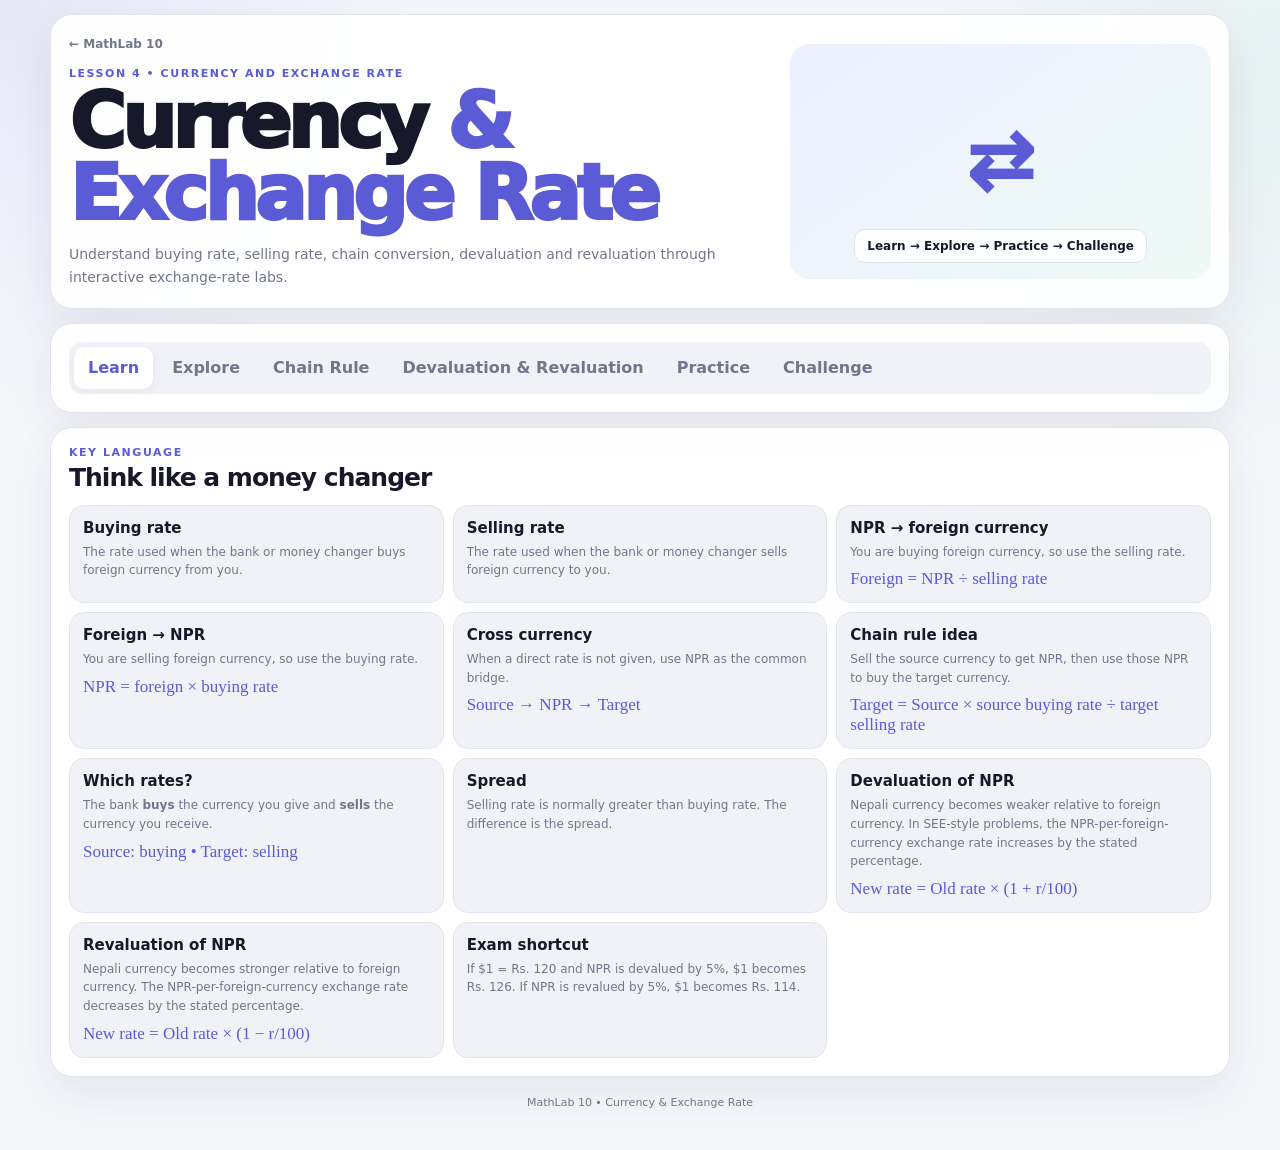
<file: modules/currency-exchange/index.html>
<!DOCTYPE html>
<html lang="en">
<head><meta charset="UTF-8"><meta name="viewport" content="width=device-width, initial-scale=1.0"><meta name="theme-color" content="#5b5bd6">
<title>Currency & Exchange Rate — MathLab 10</title><link rel="stylesheet" href="../shared/lab.css">
<style>
.fx-change-layout{display:grid;grid-template-columns:minmax(270px,.72fr) minmax(0,1.28fr);gap:14px}
.fx-change-mode{display:grid;grid-template-columns:1fr 1fr;gap:5px;background:var(--panel);padding:5px;border-radius:12px;margin-top:8px}
.fx-change-mode button{border:0;background:transparent;border-radius:9px;min-height:42px;font-weight:850;color:var(--muted)}
.fx-change-mode button.active{background:var(--accent);color:#fff}
.fx-rate-visual{display:grid;grid-template-columns:1fr auto 1fr;gap:10px;align-items:center;margin-top:12px}
.fx-rate-card{border:1px solid var(--border);background:#fff;border-radius:15px;padding:14px;text-align:center}
.fx-rate-card .big{font-size:28px;font-weight:950;letter-spacing:-.04em;margin-top:5px}
.fx-arrow{font-size:28px;font-weight:950;color:var(--accent)}
.fx-direction{display:grid;grid-template-columns:repeat(3,minmax(0,1fr));gap:8px;margin-top:10px}
.fx-direction .mini{text-align:center}
.fx-scale{height:12px;border-radius:999px;background:#e6e8ef;overflow:hidden;margin-top:8px}
.fx-scale span{display:block;height:100%;background:var(--accent);border-radius:inherit}
.fx-compare{display:grid;grid-template-columns:repeat(4,minmax(0,1fr));gap:8px;margin-top:10px}
.fx-step{border-left:4px solid var(--accent);background:var(--panel);border-radius:0 12px 12px 0;padding:11px 12px;margin-top:10px;font-size:12px;line-height:1.6}
.fx-example-grid{display:grid;grid-template-columns:1fr 1fr;gap:10px;margin-top:12px}
@media(max-width:900px){.fx-change-layout{grid-template-columns:1fr}.fx-direction,.fx-compare{grid-template-columns:1fr 1fr}}
@media(max-width:560px){.fx-rate-visual,.fx-example-grid,.fx-direction,.fx-compare,.fx-change-mode{grid-template-columns:1fr}.fx-arrow{transform:rotate(90deg);text-align:center}}
</style>

<style>
.chain-layout{display:grid;grid-template-columns:minmax(270px,.72fr) minmax(0,1.28fr);gap:14px}
.chain-flow{display:grid;grid-template-columns:1fr auto 1fr auto 1fr;gap:8px;align-items:center;margin-top:12px}
.chain-node{border:1px solid var(--border);background:#fff;border-radius:15px;padding:14px;text-align:center;min-width:0}
.chain-node .symbol{font-size:28px;font-weight:950;color:var(--accent);margin-bottom:4px}
.chain-arrow{font-size:26px;font-weight:950;color:var(--accent);text-align:center}
.chain-working{border-left:4px solid var(--accent);background:var(--panel);border-radius:0 12px 12px 0;padding:11px 12px;margin-top:10px;font-size:12px;line-height:1.65}
.chain-rule-card{display:grid;grid-template-columns:repeat(3,minmax(0,1fr));gap:8px;margin-top:10px}
.chain-rule-card .mini{text-align:center}
.chain-highlight{font-family:Georgia,serif;font-size:18px;color:var(--accent);font-weight:700}
.chain-pair{display:grid;grid-template-columns:1fr auto 1fr;gap:8px;align-items:end}
.chain-swap{width:44px;height:44px;border-radius:11px;border:1px solid var(--border);background:var(--panel);font-size:20px;font-weight:900}
.chain-table td:nth-child(2),.chain-table td:nth-child(3){font-family:Georgia,serif}
@media(max-width:900px){.chain-layout{grid-template-columns:1fr}.chain-rule-card{grid-template-columns:1fr 1fr}}
@media(max-width:620px){.chain-flow{grid-template-columns:1fr}.chain-arrow{transform:rotate(90deg)}.chain-pair{grid-template-columns:1fr}.chain-swap{width:100%}.chain-rule-card{grid-template-columns:1fr}}
</style>
</head>
<body><main class="app">
<section class="panel hero"><div><a class="back" href="../../index.html">← MathLab 10</a><div class="kicker">Lesson 4 • Currency and Exchange Rate</div><h1>Currency <span>& Exchange Rate</span></h1><p>Understand buying rate, selling rate, chain conversion, devaluation and revaluation through interactive exchange-rate labs.</p></div><div class="hero-art"><div class="hero-symbol">⇄</div><div class="hero-chip">Learn → Explore → Practice → Challenge</div></div></section>
<section class="panel"><div class="tabs"><button class="tab active" data-page="learn">Learn</button><button class="tab" data-page="explore">Explore</button><button class="tab" data-page="chain">Chain Rule</button><button class="tab" data-page="valuechange">Devaluation & Revaluation</button><button class="tab" data-page="practice">Practice</button><button class="tab" data-page="challenge">Challenge</button></div></section>
<section id="page-learn" class="panel page"><div class="section-head"><div><div class="kicker">Key language</div><h2>Think like a money changer</h2></div></div><div class="learn-grid">
<div class="learn-card"><h3>Buying rate</h3><p>The rate used when the bank or money changer buys foreign currency from you.</p></div>
<div class="learn-card"><h3>Selling rate</h3><p>The rate used when the bank or money changer sells foreign currency to you.</p></div>
<div class="learn-card"><h3>NPR → foreign currency</h3><p>You are buying foreign currency, so use the selling rate.</p><span class="formula">Foreign = NPR ÷ selling rate</span></div>
<div class="learn-card"><h3>Foreign → NPR</h3><p>You are selling foreign currency, so use the buying rate.</p><span class="formula">NPR = foreign × buying rate</span></div>
<div class="learn-card"><h3>Cross currency</h3><p>When a direct rate is not given, use NPR as the common bridge.</p><span class="formula">Source → NPR → Target</span></div>
<div class="learn-card"><h3>Chain rule idea</h3><p>Sell the source currency to get NPR, then use those NPR to buy the target currency.</p><span class="formula">Target = Source × source buying rate ÷ target selling rate</span></div>
<div class="learn-card"><h3>Which rates?</h3><p>The bank <strong>buys</strong> the currency you give and <strong>sells</strong> the currency you receive.</p><span class="formula">Source: buying • Target: selling</span></div>
<div class="learn-card"><h3>Spread</h3><p>Selling rate is normally greater than buying rate. The difference is the spread.</p></div>
<div class="learn-card"><h3>Devaluation of NPR</h3><p>Nepali currency becomes weaker relative to foreign currency. In SEE-style problems, the NPR-per-foreign-currency exchange rate increases by the stated percentage.</p><span class="formula">New rate = Old rate × (1 + r/100)</span></div>
<div class="learn-card"><h3>Revaluation of NPR</h3><p>Nepali currency becomes stronger relative to foreign currency. The NPR-per-foreign-currency exchange rate decreases by the stated percentage.</p><span class="formula">New rate = Old rate × (1 − r/100)</span></div>
<div class="learn-card"><h3>Exam shortcut</h3><p>If $1 = Rs. 120 and NPR is devalued by 5%, $1 becomes Rs. 126. If NPR is revalued by 5%, $1 becomes Rs. 114.</p></div>
</div></section>
<section id="page-explore" class="panel page hidden"><div class="grid2"><aside class="panel"><div class="section-head"><div><div class="kicker">Exchange desk</div><h2>Convert currency</h2></div></div><div class="controls" style="margin-top:12px">
<div class="control"><label>Currency</label><select id="fxCur"><option value="USD">US Dollar</option><option value="GBP">Pound Sterling</option><option value="EUR">Euro</option><option value="JPY">Japanese Yen (10 units)</option><option value="AUD">Australian Dollar</option></select></div>
<div class="control"><label>Direction</label><select id="fxDir"><option value="toNPR">Foreign → NPR</option><option value="fromNPR">NPR → Foreign</option></select></div>
<div class="control"><label>Amount</label><input id="fxAmt" type="number" value="500" min="0" step="1"></div>
</div></aside><section class="panel"><div class="metrics" id="fxMetrics"></div><div class="visual"><div class="section-head"><div><div class="kicker">Reference table</div><h2>Editable textbook-style rates</h2></div></div><div class="tablewrap"><table class="table"><thead><tr><th>Currency</th><th>Unit</th><th>Buying</th><th>Selling</th></tr></thead><tbody id="fxTable"></tbody></table></div></div></section></div></section>


<section id="page-chain" class="page hidden">
  <div class="chain-layout">
    <aside class="panel">
      <div class="section-head"><div><div class="kicker">Cross-currency lab</div><h2>Learn the chain rule</h2></div></div>

      <div class="mini" style="margin-top:12px">
        <h3>The one rule to remember</h3>
        <p>You give the bank the <strong>source currency</strong>, so it uses that currency's <strong>buying rate</strong>. You receive the <strong>target currency</strong>, so the bank uses that currency's <strong>selling rate</strong>.</p>
      </div>

      <div class="control">
        <label>Choose currencies</label>
        <div class="chain-pair" style="margin-top:8px">
          <select id="chainFrom"></select>
          <button id="chainSwap" class="chain-swap" type="button" aria-label="Swap currencies">⇄</button>
          <select id="chainTo"></select>
        </div>
      </div>

      <div class="control">
        <label>Amount of source currency</label>
        <input id="chainAmount" type="number" min=".01" step=".01" value="100" style="margin-top:8px">
      </div>

      <div class="control">
        <label>Learning rates</label>
        <div class="small" style="margin-top:6px">These are the same fixed practice/reference rates used by this MathLab module; they are not live market rates.</div>
      </div>

      <div class="btnrow">
        <button id="chainExampleBtn" class="primary" type="button">Random example</button>
      </div>

      <div class="chain-working" id="chainMemory"></div>
    </aside>

    <section class="panel">
      <div class="section-head">
        <div><div class="kicker">Conversion path</div><h2>Follow the money</h2></div>
        <span class="small" id="chainResultTop"></span>
      </div>

      <div class="chain-flow">
        <div class="chain-node">
          <div class="small">STEP 1 • SOURCE</div>
          <div class="symbol" id="chainSourceCode">EUR</div>
          <strong id="chainSourceAmount">100.00</strong>
          <div class="small" id="chainSourceRate"></div>
        </div>

        <div class="chain-arrow">→</div>

        <div class="chain-node">
          <div class="small">STEP 2 • COMMON BRIDGE</div>
          <div class="symbol">NPR</div>
          <strong id="chainNprAmount">0.00</strong>
          <div class="small">using source buying rate</div>
        </div>

        <div class="chain-arrow">→</div>

        <div class="chain-node">
          <div class="small">STEP 3 • TARGET</div>
          <div class="symbol" id="chainTargetCode">USD</div>
          <strong id="chainTargetAmount">0.00</strong>
          <div class="small" id="chainTargetRate"></div>
        </div>
      </div>

      <div class="chain-rule-card">
        <div class="mini">
          <h3>① Sell source</h3>
          <div class="chain-highlight" id="chainStep1Formula"></div>
          <p>Use source currency's buying rate.</p>
        </div>
        <div class="mini">
          <h3>② Buy target</h3>
          <div class="chain-highlight" id="chainStep2Formula"></div>
          <p>Use target currency's selling rate.</p>
        </div>
        <div class="mini">
          <h3>③ Direct chain</h3>
          <div class="chain-highlight" id="chainCombinedFormula"></div>
          <p>Combine both steps into one expression.</p>
        </div>
      </div>

      <div class="visual">
        <div class="small">Detailed working</div>
        <div id="chainDetailedWorking" class="chain-working"></div>
      </div>

      <div class="visual">
        <div class="small">Why not use buying rate twice?</div>
        <div class="small" style="margin-top:6px">Because the bank's role changes. It <strong>buys</strong> what you hand over, but it <strong>sells</strong> what you ask to receive.</div>
      </div>
    </section>
  </div>

  <section class="panel" style="margin-top:14px">
    <div class="section-head"><div><div class="kicker">Chain rule pattern</div><h2>Write units so they cancel</h2></div></div>
    <div class="chain-working">
      <span class="chain-highlight">Source × (NPR / Source) × (Target / NPR) = Target</span><br>
      The source unit cancels first, then NPR cancels, leaving only the target currency. This is why the chain rule is reliable.
    </div>

    <div class="tablewrap" style="margin-top:10px">
      <table class="table chain-table">
        <thead><tr><th>Stage</th><th>Operation</th><th>Rate to use</th></tr></thead>
        <tbody>
          <tr><td>Source → NPR</td><td>Multiply</td><td>Source buying rate</td></tr>
          <tr><td>NPR → Target</td><td>Divide</td><td>Target selling rate</td></tr>
          <tr><td>Unit-based quotation</td><td>Adjust by quoted unit</td><td>Example: 10 JPY quotation means multiply/divide using 10 units</td></tr>
        </tbody>
      </table>
    </div>
  </section>
</section>

<section id="page-valuechange" class="page hidden">
  <div class="fx-change-layout">
    <aside class="panel">
      <div class="section-head"><div><div class="kicker">Currency value lab</div><h2>Devaluation vs revaluation</h2></div></div>

      <div class="control" style="margin-top:12px">
        <label>What happens to Nepali currency?</label>
        <div class="fx-change-mode">
          <button id="devalBtn" class="active" type="button">Devaluation</button>
          <button id="revalBtn" type="button">Revaluation</button>
        </div>
      </div>

      <div class="control">
        <div class="control-top">
          <label>Old exchange rate</label>
          <div class="valuebox"><span>Rs.</span><input id="changeOldRate" type="number" min="1" max="500" step=".01" value="120"></div>
        </div>
        <div class="small">NPR required for 1 unit of foreign currency</div>
      </div>

      <div class="control">
        <div class="control-top">
          <label>Change percentage</label>
          <div class="valuebox"><input id="changePercent" type="number" min=".1" max="50" step=".1" value="5"><span>%</span></div>
        </div>
        <input id="changePercentRange" type="range" min=".1" max="50" step=".1" value="5">
      </div>

      <div class="control">
        <label>Foreign currency amount</label>
        <input id="changeForeign" type="number" min="1" step="1" value="1000" style="margin-top:8px">
      </div>

      <div class="control">
        <label>Round-trip example</label>
        <div class="small" style="margin-top:6px">Assume you first bought foreign currency at the old rate, then converted the same foreign currency back after the value change.</div>
      </div>

      <div id="changeConcept" class="fx-step"></div>
    </aside>

    <section class="panel">
      <div class="section-head">
        <div><div class="kicker">See the effect</div><h2>Old rate → new rate</h2></div>
        <span id="changeBadge" class="small"></span>
      </div>

      <div class="fx-rate-visual">
        <div class="fx-rate-card">
          <div class="small">Old rate</div>
          <div class="big" id="oldRateDisplay">Rs. 120</div>
          <div class="small">per 1 foreign unit</div>
        </div>
        <div class="fx-arrow">→</div>
        <div class="fx-rate-card">
          <div class="small">New rate</div>
          <div class="big" id="newRateDisplay">Rs. 126</div>
          <div class="small">per 1 foreign unit</div>
        </div>
      </div>

      <div class="fx-compare" id="changeMetrics"></div>

      <div class="visual">
        <div class="section-head"><div><div class="kicker">What does it mean?</div><h2 id="changeMeaningTitle">NPR becomes weaker</h2></div></div>
        <div id="changeMeaning" class="small" style="margin-top:7px"></div>
        <div class="fx-direction">
          <div class="mini"><h3>Foreign currency</h3><p id="foreignEffect"></p></div>
          <div class="mini"><h3>NPR needed</h3><p id="nprEffect"></p></div>
          <div class="mini"><h3>Exchange rate</h3><p id="rateEffect"></p></div>
        </div>
      </div>

      <div class="visual">
        <div class="small">Rate change visual</div>
        <div class="fx-scale"><span id="oldRateBar" style="width:70%"></span></div>
        <div class="small" style="margin-top:5px">Old rate</div>
        <div class="fx-scale"><span id="newRateBar" style="width:75%"></span></div>
        <div class="small" style="margin-top:5px">New rate</div>
      </div>

      <div class="visual">
        <div class="kicker">Round-trip profit / loss</div>
        <div id="roundTripWorking" class="fx-step"></div>
      </div>
    </section>
  </div>

  <section class="panel" style="margin-top:14px">
    <div class="section-head"><div><div class="kicker">Learn by comparison</div><h2>Same old rate, opposite effects</h2></div></div>
    <div class="fx-example-grid">
      <div class="mini">
        <h3>5% devaluation</h3>
        <p>If $1 = Rs. 120:</p>
        <span class="formula">120 × 1.05 = Rs. 126</span>
        <p style="margin-top:7px">More NPR are required for the same $1.</p>
      </div>
      <div class="mini">
        <h3>5% revaluation</h3>
        <p>If $1 = Rs. 120:</p>
        <span class="formula">120 × 0.95 = Rs. 114</span>
        <p style="margin-top:7px">Fewer NPR are required for the same $1.</p>
      </div>
    </div>
  </section>
</section>
<section id="page-practice" class="panel page hidden"><div class="section-head"><div><div class="kicker">Practice</div><h2>Which rate should you use?</h2></div></div><div class="challenge"><div class="problem">You have Nepali rupees and want to buy US dollars from a bank. Which rate applies?</div><div class="btnrow"><button class="ghost fxOpt">Buying rate</button><button class="ghost fxOpt" data-good="1">Selling rate</button></div><div id="fxPracticeFb" class="feedback"></div></div>

<div class="challenge" style="margin-top:10px">
  <div class="problem">Chain rule: If 1 EUR has a buying rate of Rs. 132 and 1 USD has a selling rate of Rs. 125, how many USD can be obtained from EUR 100?</div>
  <input id="chainPracticeAns" type="number" step=".01" style="margin-top:10px">
  <div class="btnrow"><button id="chainPracticeCheck" class="green">Check</button></div>
  <div id="chainPracticeFb" class="feedback"></div>
</div>
<div class="challenge" style="margin-top:10px">
  <div class="problem">If $1 = Rs. 133.63 and Nepali currency is devalued by 1.5%, what is the new exchange rate?</div>
  <input id="changePracticeAns" type="number" step=".01" style="margin-top:10px" placeholder="New NPR per $1">
  <div class="btnrow"><button id="changePracticeCheck" class="green">Check</button></div>
  <div id="changePracticeFb" class="feedback"></div>
</div></section>
<section id="page-challenge" class="panel page hidden"><div class="section-head"><div><div class="kicker">Cross-currency challenge</div><h2>Convert through NPR</h2></div></div><div class="challenge"><div class="problem">Using the reference rates, how many Japanese Yen can be obtained from 1 Canadian Dollar if CAD buying rate is Rs. 98.08 and 10 JPY selling rate is Rs. 9.37?</div><input id="fxAns" type="number" step=".01" style="margin-top:10px"><div class="btnrow"><button class="green" id="fxCheck">Check</button></div><div id="fxFb" class="feedback"></div></div>

<div class="challenge" style="margin-top:10px">
  <div class="kicker">Chain-rule challenge</div>
  <div id="chainChallengePrompt" class="problem" style="margin-top:5px"></div>
  <input id="chainChallengeAns" type="number" step=".01" style="margin-top:10px">
  <div class="btnrow"><button id="chainChallengeCheck" class="green">Check</button><button id="chainChallengeNew" class="ghost">New</button></div>
  <div id="chainChallengeFb" class="feedback"></div>
</div>
<div class="challenge" style="margin-top:10px">
  <div class="kicker">Value-change challenge</div>
  <div id="changeChallengePrompt" class="problem" style="margin-top:5px"></div>
  <input id="changeChallengeAns" type="number" step=".01" style="margin-top:10px">
  <div class="btnrow"><button id="changeChallengeCheck" class="green">Check</button><button id="changeChallengeNew" class="ghost">New</button></div>
  <div id="changeChallengeFb" class="feedback"></div>
</div></section>
<footer>MathLab 10 • Currency & Exchange Rate</footer></main>
<script>
document.querySelectorAll(".tab").forEach(b=>b.addEventListener("click",()=>{document.querySelectorAll(".tab").forEach(x=>x.classList.remove("active"));b.classList.add("active");document.querySelectorAll(".page").forEach(p=>p.classList.add("hidden"));document.getElementById("page-"+b.dataset.page).classList.remove("hidden")}));

const f$=s=>document.querySelector(s);
const rates={USD:{u:1,b:127.35,s:127.95},GBP:{u:1,b:150.94,s:151.65},EUR:{u:1,b:128.13,s:128.73},JPY:{u:10,b:9.16,s:9.37},AUD:{u:1,b:87.82,s:88.23}};
function fxRender(){let c=f$("#fxCur").value,d=f$("#fxDir").value,a=+f$("#fxAmt").value,r=rates[c],res,used;if(d==="toNPR"){res=a/r.u*r.b;used=`Buying rate Rs. ${r.b} per ${r.u} ${c}`}else{res=a/r.s*r.u;used=`Selling rate Rs. ${r.s} per ${r.u} ${c}`}
f$("#fxMetrics").innerHTML=[["Input",a.toLocaleString()+" "+(d==="toNPR"?c:"NPR")],["Result",res.toLocaleString(undefined,{maximumFractionDigits:2})+" "+(d==="toNPR"?"NPR":c)],["Rate used",used],["Spread",(r.s-r.b).toFixed(2)]].map((x,i)=>`<div class="metric ${i===1?"primary":""}"><div class="k">${x[0]}</div><div class="v" style="${i===2?'font-size:14px':''}">${x[1]}</div></div>`).join("")}
f$("#fxTable").innerHTML=Object.entries(rates).map(([k,r])=>`<tr><td>${k}</td><td>${r.u}</td><td>${r.b}</td><td>${r.s}</td></tr>`).join("");
["#fxCur","#fxDir","#fxAmt"].forEach(id=>f$(id).oninput=fxRender);
document.querySelectorAll(".fxOpt").forEach(b=>b.onclick=()=>f$("#fxPracticeFb").textContent=b.dataset.good?"✅ Correct — you are buying foreign currency from the bank.":"Not this one. Think from the bank's point of view.");
f$("#fxCheck").onclick=()=>{let ans=98.08/9.37*10,ok=Math.abs(+f$("#fxAns").value-ans)<.05;f$("#fxFb").textContent=ok?`✅ Correct — about ${ans.toFixed(2)} JPY.`:"Try: convert CAD to NPR using the CAD buying rate, then NPR to JPY using the JPY selling rate."};fxRender();




// ------------------------------------------------------------
// Chain Rule Lab
// Cross-currency conversion uses NPR as a common bridge.
// Source currency -> bank buying rate -> NPR -> target selling rate -> target.
// ------------------------------------------------------------
const chainNames={
  USD:"US Dollar",
  GBP:"Pound Sterling",
  EUR:"Euro",
  JPY:"Japanese Yen",
  AUD:"Australian Dollar"
};

function populateChainCurrencies(){
  const codes=Object.keys(rates);
  const options=codes.map(c=>`<option value="${c}">${c} — ${chainNames[c]||c}</option>`).join("");
  f$("#chainFrom").innerHTML=options;
  f$("#chainTo").innerHTML=options;
  f$("#chainFrom").value="EUR";
  f$("#chainTo").value="USD";
}

function chainConvert(amount,from,to){
  const rf=rates[from], rt=rates[to];

  // Convert source currency to NPR using bank buying rate.
  const npr=amount/rf.u*rf.b;

  // Convert NPR to target currency using bank selling rate.
  const target=npr/rt.s*rt.u;

  return {npr,target,rf,rt};
}

function renderChain(){
  const from=f$("#chainFrom").value;
  const to=f$("#chainTo").value;
  const amount=Math.max(.01,+f$("#chainAmount").value||1);

  if(from===to){
    f$("#chainTo").value=Object.keys(rates).find(c=>c!==from);
  }

  const actualTo=f$("#chainTo").value;
  const {npr,target,rf,rt}=chainConvert(amount,from,actualTo);

  f$("#chainSourceCode").textContent=from;
  f$("#chainTargetCode").textContent=actualTo;
  f$("#chainSourceAmount").textContent=`${money2(amount)} ${from}`;
  f$("#chainNprAmount").textContent=`Rs. ${money2(npr)}`;
  f$("#chainTargetAmount").textContent=`${money2(target)} ${actualTo}`;

  f$("#chainSourceRate").textContent=`Bank buys ${rf.u} ${from} for Rs. ${rf.b}`;
  f$("#chainTargetRate").textContent=`Bank sells ${rt.u} ${actualTo} for Rs. ${rt.s}`;

  f$("#chainStep1Formula").textContent=
    `${money2(amount)} ÷ ${rf.u} × ${rf.b}`;

  f$("#chainStep2Formula").textContent=
    `${money2(npr)} ÷ ${rt.s} × ${rt.u}`;

  f$("#chainCombinedFormula").textContent=
    `${money2(amount)} × (${rf.b}/${rf.u}) × (${rt.u}/${rt.s})`;

  f$("#chainResultTop").textContent=
    `${money2(amount)} ${from} → ${money2(target)} ${actualTo}`;

  f$("#chainDetailedWorking").innerHTML=
    `<strong>Step 1: Convert ${from} to NPR.</strong><br>`+
    `NPR = ${money2(amount)} ÷ ${rf.u} × ${rf.b} = <strong>Rs. ${money2(npr)}</strong><br><br>`+
    `<strong>Step 2: Convert NPR to ${actualTo}.</strong><br>`+
    `${actualTo} = ${money2(npr)} ÷ ${rt.s} × ${rt.u} = <strong>${money2(target)} ${actualTo}</strong><br><br>`+
    `<span class="chain-highlight">Answer: ${money2(target)} ${actualTo}</span>`;

  f$("#chainMemory").innerHTML=
    `<strong>Memory trick:</strong><br>`+
    `You <strong>SELL</strong> ${from} to the bank → use ${from} <strong>BUYING</strong> rate.<br>`+
    `You <strong>BUY</strong> ${actualTo} from the bank → use ${actualTo} <strong>SELLING</strong> rate.`;
}

f$("#chainFrom").addEventListener("change",renderChain);
f$("#chainTo").addEventListener("change",renderChain);
f$("#chainAmount").addEventListener("input",renderChain);

f$("#chainSwap").onclick=()=>{
  const a=f$("#chainFrom").value;
  const b=f$("#chainTo").value;
  f$("#chainFrom").value=b;
  f$("#chainTo").value=a;
  renderChain();
};

f$("#chainExampleBtn").onclick=()=>{
  const codes=Object.keys(rates);
  let from=codes[Math.floor(Math.random()*codes.length)];
  let to=codes[Math.floor(Math.random()*codes.length)];
  while(to===from) to=codes[Math.floor(Math.random()*codes.length)];
  const amounts=[50,100,200,500,1000];
  f$("#chainFrom").value=from;
  f$("#chainTo").value=to;
  f$("#chainAmount").value=amounts[Math.floor(Math.random()*amounts.length)];
  renderChain();
};

f$("#chainPracticeCheck").onclick=()=>{
  const ans=100*132/125;
  const x=+f$("#chainPracticeAns").value;
  const ok=Number.isFinite(x)&&Math.abs(x-ans)<.02;
  f$("#chainPracticeFb").textContent=ok
    ?`✅ Correct — ${ans.toFixed(2)} USD.`
    :"First convert EUR to NPR using EUR buying rate, then NPR to USD using USD selling rate.";
};

let chainChallenge={};

function newChainChallenge(){
  const codes=Object.keys(rates);
  let from=codes[Math.floor(Math.random()*codes.length)];
  let to=codes[Math.floor(Math.random()*codes.length)];
  while(to===from) to=codes[Math.floor(Math.random()*codes.length)];

  const amounts=[50,100,250,500,750,1000];
  const amount=amounts[Math.floor(Math.random()*amounts.length)];
  const result=chainConvert(amount,from,to);

  chainChallenge={from,to,amount,answer:result.target};

  f$("#chainChallengePrompt").textContent=
    `Using the reference table, convert ${amount} ${from} into ${to} by the chain rule.`;

  f$("#chainChallengeAns").value="";
  f$("#chainChallengeFb").textContent="";
}

f$("#chainChallengeCheck").onclick=()=>{
  const x=+f$("#chainChallengeAns").value;
  const ok=Number.isFinite(x)&&Math.abs(x-chainChallenge.answer)<.03;
  f$("#chainChallengeFb").textContent=ok
    ?`✅ Correct — about ${chainChallenge.answer.toFixed(2)} ${chainChallenge.to}.`
    :`Use ${chainChallenge.from} buying rate first, then ${chainChallenge.to} selling rate.`;
};

f$("#chainChallengeNew").onclick=newChainChallenge;

// ------------------------------------------------------------
// Devaluation & Revaluation Lab
// SEE/Class 10 convention used here:
// devaluation of NPR -> NPR per foreign unit increases
// revaluation of NPR -> NPR per foreign unit decreases
// ------------------------------------------------------------
let changeMode="devaluation";

function money2(n){
  return Number(n).toLocaleString(undefined,{maximumFractionDigits:2,minimumFractionDigits:2});
}

function renderValueChange(){
  const old=Math.max(.01,+f$("#changeOldRate").value||120);
  const pct=Math.max(.1,Math.min(50,+f$("#changePercent").value||5));
  const foreign=Math.max(1,+f$("#changeForeign").value||1000);
  f$("#changePercentRange").value=pct;

  const factor=changeMode==="devaluation" ? 1+pct/100 : 1-pct/100;
  const newRate=old*factor;
  const oldNpr=foreign*old;
  const newNpr=foreign*newRate;
  const difference=newNpr-oldNpr;

  f$("#oldRateDisplay").textContent=`Rs. ${money2(old)}`;
  f$("#newRateDisplay").textContent=`Rs. ${money2(newRate)}`;
  f$("#changeBadge").textContent=changeMode==="devaluation" ? `${pct}% devaluation` : `${pct}% revaluation`;

  f$("#changeMetrics").innerHTML=[
    ["Old rate",`Rs. ${money2(old)}`],
    ["Change",`${pct}%`],
    ["New rate",`Rs. ${money2(newRate)}`],
    ["Difference",`Rs. ${money2(Math.abs(newRate-old))}`]
  ].map((x,i)=>`<div class="metric ${i===2?"primary":""}"><div class="k">${x[0]}</div><div class="v">${x[1]}</div></div>`).join("");

  if(changeMode==="devaluation"){
    f$("#changeMeaningTitle").textContent="NPR becomes weaker";
    f$("#changeMeaning").textContent=`After devaluation, one unit of foreign currency costs more Nepali rupees: the rate rises from Rs. ${money2(old)} to Rs. ${money2(newRate)}.`;
    f$("#foreignEffect").textContent="The same foreign currency converts into more NPR.";
    f$("#nprEffect").textContent="More NPR are needed to buy the same foreign currency.";
    f$("#rateEffect").textContent="NPR-per-foreign-currency rate increases.";
    f$("#changeConcept").innerHTML=`<strong>Devaluation:</strong> add ${pct}% of the old rate.<br><span class="formula">New rate = ${money2(old)} × (1 + ${pct}/100) = ${money2(newRate)}</span>`;
  } else {
    f$("#changeMeaningTitle").textContent="NPR becomes stronger";
    f$("#changeMeaning").textContent=`After revaluation, one unit of foreign currency costs fewer Nepali rupees: the rate falls from Rs. ${money2(old)} to Rs. ${money2(newRate)}.`;
    f$("#foreignEffect").textContent="The same foreign currency converts into fewer NPR.";
    f$("#nprEffect").textContent="Fewer NPR are needed to buy the same foreign currency.";
    f$("#rateEffect").textContent="NPR-per-foreign-currency rate decreases.";
    f$("#changeConcept").innerHTML=`<strong>Revaluation:</strong> subtract ${pct}% of the old rate.<br><span class="formula">New rate = ${money2(old)} × (1 − ${pct}/100) = ${money2(newRate)}</span>`;
  }

  const max=Math.max(old,newRate,1);
  f$("#oldRateBar").style.width=`${Math.max(8,old/max*92)}%`;
  f$("#newRateBar").style.width=`${Math.max(8,newRate/max*92)}%`;

  const action=difference>=0 ? "profit" : "loss";
  f$("#roundTripWorking").innerHTML=
    `Suppose you originally exchanged <strong>Rs. ${money2(oldNpr)}</strong> at the old rate and received <strong>${money2(foreign)}</strong> foreign units.<br>`+
    `After ${changeMode}, converting those same ${money2(foreign)} foreign units back gives <strong>Rs. ${money2(newNpr)}</strong>.<br>`+
    `<span class="formula">${action[0].toUpperCase()+action.slice(1)} = Rs. ${money2(Math.abs(difference))}</span>`;
}

f$("#devalBtn").onclick=()=>{
  changeMode="devaluation";
  f$("#devalBtn").classList.add("active");
  f$("#revalBtn").classList.remove("active");
  renderValueChange();
};

f$("#revalBtn").onclick=()=>{
  changeMode="revaluation";
  f$("#revalBtn").classList.add("active");
  f$("#devalBtn").classList.remove("active");
  renderValueChange();
};

f$("#changeOldRate").addEventListener("input",renderValueChange);
f$("#changePercent").addEventListener("input",renderValueChange);
f$("#changeForeign").addEventListener("input",renderValueChange);
f$("#changePercentRange").addEventListener("input",()=>{
  f$("#changePercent").value=f$("#changePercentRange").value;
  renderValueChange();
});

f$("#changePracticeCheck").onclick=()=>{
  const expected=133.63*1.015;
  const x=+f$("#changePracticeAns").value;
  const ok=Number.isFinite(x)&&Math.abs(x-expected)<.02;
  f$("#changePracticeFb").textContent=ok
    ?`✅ Correct — Rs. ${expected.toFixed(2)} per $1.`
    :"Devaluation increases the rate: 133.63 × 1.015.";
};

let changeChallenge={};

function newChangeChallenge(){
  const ratesList=[110,120,125,133.63,135,140];
  const pcts=[1.5,2,5,10,12];
  const old=ratesList[Math.floor(Math.random()*ratesList.length)];
  const pct=pcts[Math.floor(Math.random()*pcts.length)];
  const mode=Math.random()<.5?"devaluation":"revaluation";
  const ans=old*(mode==="devaluation"?1+pct/100:1-pct/100);
  changeChallenge={old,pct,mode,ans};
  f$("#changeChallengePrompt").textContent=
    `If 1 foreign unit = Rs. ${old} and Nepali currency is ${mode==="devaluation"?"devalued":"revalued"} by ${pct}%, find the new exchange rate.`;
  f$("#changeChallengeAns").value="";
  f$("#changeChallengeFb").textContent="";
}

f$("#changeChallengeCheck").onclick=()=>{
  const x=+f$("#changeChallengeAns").value;
  const ok=Number.isFinite(x)&&Math.abs(x-changeChallenge.ans)<.02;
  f$("#changeChallengeFb").textContent=ok
    ?`✅ Correct — Rs. ${changeChallenge.ans.toFixed(2)}.`
    :`${changeChallenge.mode==="devaluation"?"Add":"Subtract"} ${changeChallenge.pct}% of the old rate.`;
};

f$("#changeChallengeNew").onclick=newChangeChallenge;

populateChainCurrencies();renderChain();newChainChallenge();renderValueChange();newChangeChallenge();

</script></body></html>
</file>
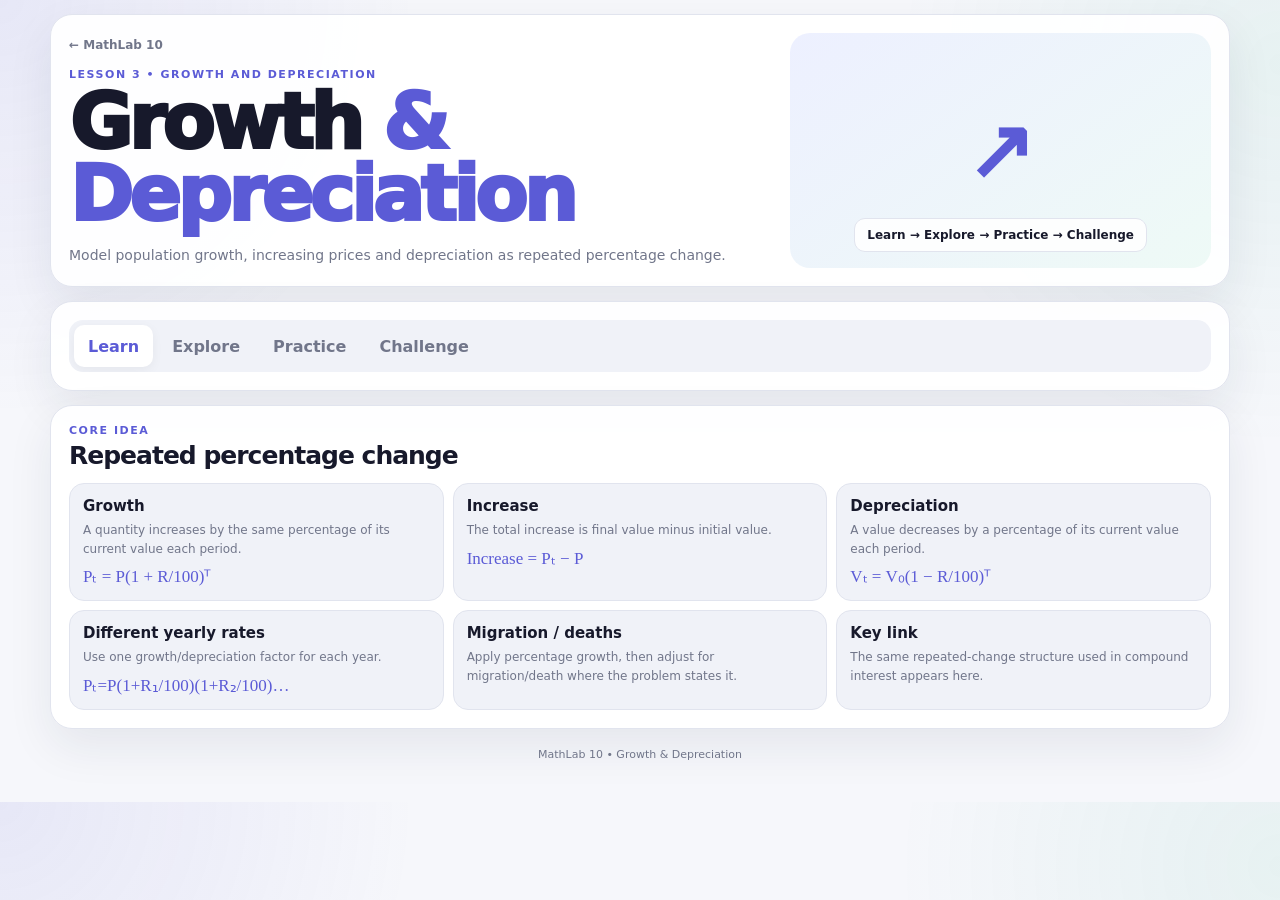
<file: modules/growth-depreciation/index.html>
<!DOCTYPE html>
<html lang="en">
<head><meta charset="UTF-8"><meta name="viewport" content="width=device-width, initial-scale=1.0"><meta name="theme-color" content="#5b5bd6">
<title>Growth & Depreciation — MathLab 10</title><link rel="stylesheet" href="../shared/lab.css"></head>
<body><main class="app">
<section class="panel hero"><div><a class="back" href="../../index.html">← MathLab 10</a><div class="kicker">Lesson 3 • Growth and Depreciation</div><h1>Growth <span>& Depreciation</span></h1><p>Model population growth, increasing prices and depreciation as repeated percentage change.</p></div><div class="hero-art"><div class="hero-symbol">↗</div><div class="hero-chip">Learn → Explore → Practice → Challenge</div></div></section>
<section class="panel"><div class="tabs"><button class="tab active" data-page="learn">Learn</button><button class="tab" data-page="explore">Explore</button><button class="tab" data-page="practice">Practice</button><button class="tab" data-page="challenge">Challenge</button></div></section>
<section id="page-learn" class="panel page"><div class="section-head"><div><div class="kicker">Core idea</div><h2>Repeated percentage change</h2></div></div>
<div class="learn-grid">
<div class="learn-card"><h3>Growth</h3><p>A quantity increases by the same percentage of its current value each period.</p><span class="formula">Pₜ = P(1 + R/100)ᵀ</span></div>
<div class="learn-card"><h3>Increase</h3><p>The total increase is final value minus initial value.</p><span class="formula">Increase = Pₜ − P</span></div>
<div class="learn-card"><h3>Depreciation</h3><p>A value decreases by a percentage of its current value each period.</p><span class="formula">Vₜ = V₀(1 − R/100)ᵀ</span></div>
<div class="learn-card"><h3>Different yearly rates</h3><p>Use one growth/depreciation factor for each year.</p><span class="formula">Pₜ=P(1+R₁/100)(1+R₂/100)…</span></div>
<div class="learn-card"><h3>Migration / deaths</h3><p>Apply percentage growth, then adjust for migration/death where the problem states it.</p></div>
<div class="learn-card"><h3>Key link</h3><p>The same repeated-change structure used in compound interest appears here.</p></div>
</div></section>
<section id="page-explore" class="panel page hidden"><div class="grid2"><aside class="panel"><div class="section-head"><div><div class="kicker">Simulator</div><h2>Growth or depreciation</h2></div></div>
<div class="controls" style="margin-top:12px">
<div class="control"><label>Mode</label><select id="gdMode"><option value="g">Growth</option><option value="d">Depreciation</option></select></div>
<div class="control"><div class="control-top"><label>Initial value</label><div class="valuebox"><input id="gdP" type="number" value="50000"></div></div><input id="gdPr" type="range" min="1000" max="500000" step="1000" value="50000"></div>
<div class="control"><div class="control-top"><label>Rate</label><div class="valuebox"><input id="gdR" type="number" value="5" step=".5"><span>%</span></div></div><input id="gdRr" type="range" min="1" max="30" step=".5" value="5"></div>
<div class="control"><div class="control-top"><label>Years</label><div class="valuebox"><input id="gdT" type="number" value="3"><span>yr</span></div></div><input id="gdTr" type="range" min="1" max="12" value="3"></div>
</div></aside><section class="panel"><div class="metrics" id="gdMetrics"></div><div class="visual"><svg id="gdSvg" viewBox="0 0 700 330"></svg></div><div class="tablewrap"><table class="table"><thead><tr><th>Year</th><th>Value</th><th>Change</th></tr></thead><tbody id="gdRows"></tbody></table></div></section></div></section>
<section id="page-practice" class="panel page hidden"><div class="section-head"><div><div class="kicker">Guided example</div><h2>Population growth</h2></div></div><div class="challenge"><div class="problem">A municipality has population 25,000 and increases by 2% every year. Find the population after 2 years.</div><div class="btnrow"><button class="primary" id="gdShow">Show solution</button></div><div id="gdSol" class="feedback"></div></div></section>
<section id="page-challenge" class="panel page hidden"><div class="section-head"><div><div class="kicker">Quick challenge</div><h2>Find the future value</h2></div><button class="ghost" id="gdNew">New</button></div><div class="challenge"><div id="gdPrompt" class="problem"></div><input id="gdAns" type="number" step=".01" style="margin-top:10px"><div class="btnrow"><button class="green" id="gdCheck">Check</button></div><div id="gdFb" class="feedback"></div></div></section>
<footer>MathLab 10 • Growth & Depreciation</footer></main>
<script>
document.querySelectorAll(".tab").forEach(b=>b.addEventListener("click",()=>{document.querySelectorAll(".tab").forEach(x=>x.classList.remove("active"));b.classList.add("active");document.querySelectorAll(".page").forEach(p=>p.classList.add("hidden"));document.getElementById("page-"+b.dataset.page).classList.remove("hidden")}));

const g$=s=>document.querySelector(s);
function bindNum(a,b,fn){g$(a).oninput=()=>{g$(b).value=g$(a).value;fn()};g$(b).oninput=()=>{g$(a).value=g$(b).value;fn()}}
bindNum("#gdP","#gdPr",gdRender);bindNum("#gdR","#gdRr",gdRender);bindNum("#gdT","#gdTr",gdRender);g$("#gdMode").onchange=gdRender;
function gdRender(){let P=+g$("#gdP").value,R=+g$("#gdR").value,T=+g$("#gdT").value,mode=g$("#gdMode").value,f=mode==="g"?1+R/100:1-R/100,vals=[P];for(let i=1;i<=T;i++)vals.push(vals.at(-1)*f);let F=vals.at(-1),chg=F-P;
g$("#gdMetrics").innerHTML=[["Initial",P],["Final",F],["Net change",chg],["Factor",f]].map((x,i)=>`<div class="metric ${i===1?"primary":""}"><div class="k">${x[0]}</div><div class="v">${i===3?x[1].toFixed(3):x[1].toLocaleString(undefined,{maximumFractionDigits:2})}</div></div>`).join("");
let svg=g$("#gdSvg"),max=Math.max(...vals),pts=vals.map((v,i)=>[60+i*(580/Math.max(T,1)),280-(v/max)*220]);svg.innerHTML=`<line x1="50" y1="280" x2="650" y2="280" stroke="#b8bdcc"/><line x1="50" y1="35" x2="50" y2="280" stroke="#b8bdcc"/><polyline points="${pts.map(p=>p.join(",")).join(" ")}" fill="none" stroke="#5b5bd6" stroke-width="5" stroke-linecap="round" stroke-linejoin="round"/>`+pts.map((p,i)=>`<circle cx="${p[0]}" cy="${p[1]}" r="6" fill="#fff" stroke="#5b5bd6" stroke-width="3"/><text x="${p[0]}" y="${p[1]-12}" text-anchor="middle" font-size="12" fill="#17192b">${Math.round(vals[i]).toLocaleString()}</text>`).join("");
g$("#gdRows").innerHTML=vals.map((v,i)=>`<tr><td>${i}</td><td>${v.toLocaleString(undefined,{maximumFractionDigits:2})}</td><td>${i?((v-vals[i-1]).toLocaleString(undefined,{maximumFractionDigits:2})):"—"}</td></tr>`).join("")}
g$("#gdShow").onclick=()=>g$("#gdSol").innerHTML=`25,000(1.02)<sup>2</sup> = 26,010.`;
let gdC={};function gdNew(){let P=[10000,25000,40000,80000][Math.floor(Math.random()*4)],R=[2,5,10,15][Math.floor(Math.random()*4)],T=[2,3,4][Math.floor(Math.random()*3)],m=Math.random()<.5?"g":"d";gdC={P,R,T,m,ans:P*Math.pow(m==="g"?1+R/100:1-R/100,T)};g$("#gdPrompt").textContent=`${m==="g"?"Growth":"Depreciation"}: initial value ${P.toLocaleString()}, rate ${R}% for ${T} years. Find final value.`;g$("#gdAns").value="";g$("#gdFb").textContent=""}
g$("#gdNew").onclick=gdNew;g$("#gdCheck").onclick=()=>{let ok=Math.abs(+g$("#gdAns").value-gdC.ans)<1;g$("#gdFb").textContent=ok?"✅ Correct.":`Try again. Use ${gdC.m==="g"?"1 + R/100":"1 − R/100"} as the yearly factor.`};gdRender();gdNew();

</script></body></html>
</file>
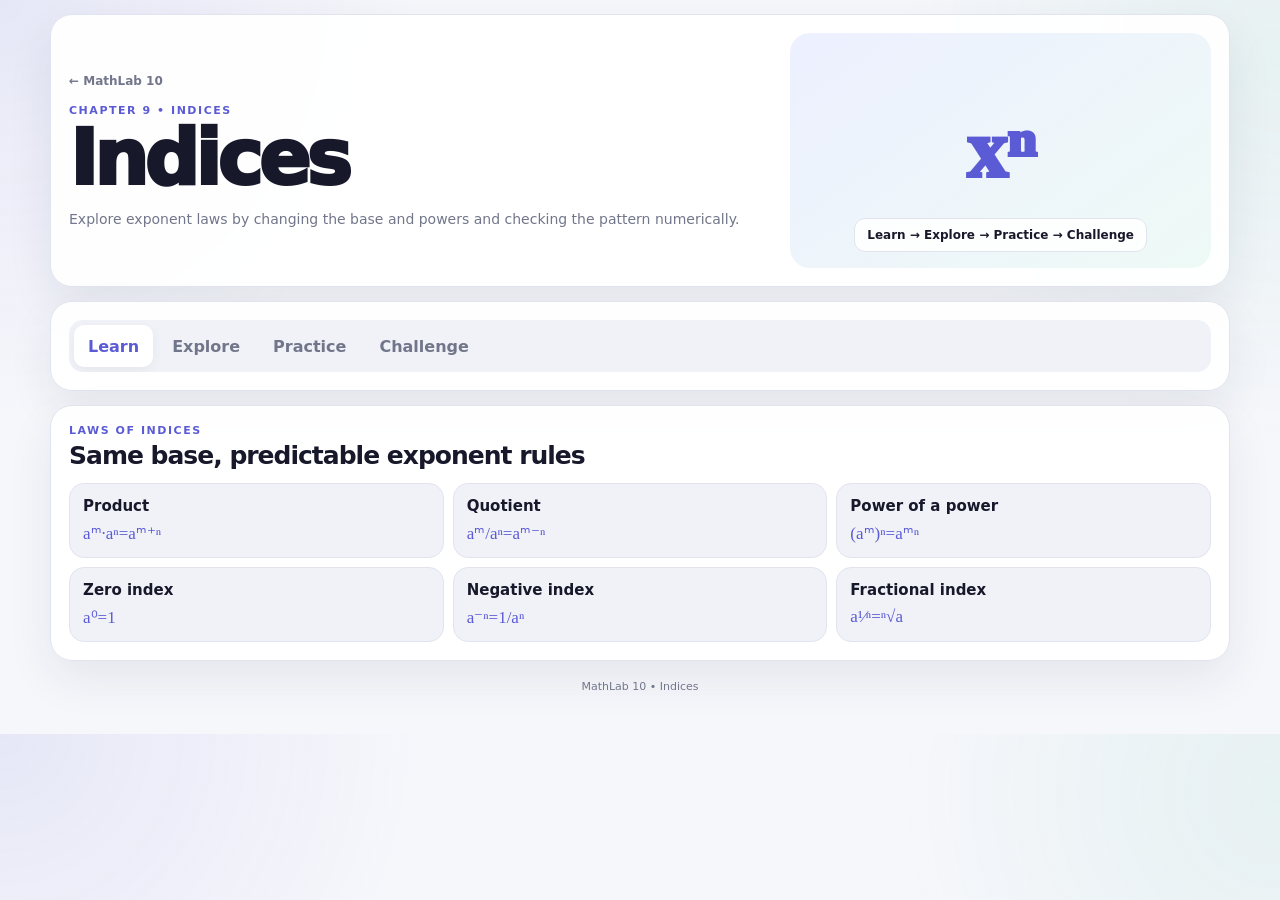
<file: modules/indices/index.html>
<!DOCTYPE html>
<html lang="en">
<head><meta charset="UTF-8"><meta name="viewport" content="width=device-width, initial-scale=1.0"><meta name="theme-color" content="#5b5bd6">
<title>Indices — MathLab 10</title><link rel="stylesheet" href="../shared/lab.css"></head>
<body><main class="app">
<section class="panel hero"><div><a class="back" href="../../index.html">← MathLab 10</a><div class="kicker">Chapter 9 • Indices</div><h1>Indices <span></span></h1><p>Explore exponent laws by changing the base and powers and checking the pattern numerically.</p></div><div class="hero-art"><div class="hero-symbol">xⁿ</div><div class="hero-chip">Learn → Explore → Practice → Challenge</div></div></section>
<section class="panel"><div class="tabs"><button class="tab active" data-page="learn">Learn</button><button class="tab" data-page="explore">Explore</button><button class="tab" data-page="practice">Practice</button><button class="tab" data-page="challenge">Challenge</button></div></section>
<section id="page-learn" class="panel page"><div class="section-head"><div><div class="kicker">Laws of indices</div><h2>Same base, predictable exponent rules</h2></div></div><div class="learn-grid">
<div class="learn-card"><h3>Product</h3><span class="formula">aᵐ·aⁿ=aᵐ⁺ⁿ</span></div><div class="learn-card"><h3>Quotient</h3><span class="formula">aᵐ/aⁿ=aᵐ⁻ⁿ</span></div><div class="learn-card"><h3>Power of a power</h3><span class="formula">(aᵐ)ⁿ=aᵐⁿ</span></div><div class="learn-card"><h3>Zero index</h3><span class="formula">a⁰=1</span></div><div class="learn-card"><h3>Negative index</h3><span class="formula">a⁻ⁿ=1/aⁿ</span></div><div class="learn-card"><h3>Fractional index</h3><span class="formula">a¹⁄ⁿ=ⁿ√a</span></div>
</div></section>
<section id="page-explore" class="panel page hidden"><div class="grid2"><aside class="panel"><div class="controls"><div class="control"><label>Base a</label><input id="ixA" type="number" value="2" min="1" max="10"></div><div class="control"><label>m</label><input id="ixM" type="number" value="3" min="-5" max="8"></div><div class="control"><label>n</label><input id="ixN" type="number" value="4" min="-5" max="8"></div></div></aside><section class="panel"><div class="metrics" id="ixMetrics"></div><div class="visual"><div id="ixProof" style="font-family:Georgia,serif;font-size:20px;line-height:1.8"></div></div></section></div></section>
<section id="page-practice" class="panel page hidden"><div class="challenge"><div class="problem">Simplify 2³ × 2⁵.</div><button id="ixReveal" class="primary" style="margin-top:10px">Reveal</button><div id="ixRevealText" class="feedback"></div></div></section>
<section id="page-challenge" class="panel page hidden"><div class="challenge"><div id="ixPrompt" class="problem">What exponent replaces ? in 3⁴ × 3² = 3?</div><input id="ixAns" type="number" style="margin-top:10px"><div class="btnrow"><button id="ixCheck" class="green">Check</button></div><div id="ixFb" class="feedback"></div></div></section>
<footer>MathLab 10 • Indices</footer></main>
<script>
document.querySelectorAll(".tab").forEach(b=>b.addEventListener("click",()=>{document.querySelectorAll(".tab").forEach(x=>x.classList.remove("active"));b.classList.add("active");document.querySelectorAll(".page").forEach(p=>p.classList.add("hidden"));document.getElementById("page-"+b.dataset.page).classList.remove("hidden")}));

const i$=s=>document.querySelector(s);function ixRender(){let a=+i$("#ixA").value,m=+i$("#ixM").value,n=+i$("#ixN").value,prod=Math.pow(a,m+n),quot=Math.pow(a,m-n),pow=Math.pow(a,m*n);i$("#ixMetrics").innerHTML=[["aᵐ·aⁿ",prod],["aᵐ/aⁿ",quot],["(aᵐ)ⁿ",pow],["a⁰",1]].map((x,i)=>`<div class="metric ${i===0?"primary":""}"><div class="k">${x[0]}</div><div class="v">${Number(x[1]).toLocaleString(undefined,{maximumFractionDigits:4})}</div></div>`).join("");i$("#ixProof").innerHTML=`${a}<sup>${m}</sup> × ${a}<sup>${n}</sup> = ${a}<sup>${m+n}</sup><br>${a}<sup>${m}</sup> ÷ ${a}<sup>${n}</sup> = ${a}<sup>${m-n}</sup><br>(${a}<sup>${m}</sup>)<sup>${n}</sup> = ${a}<sup>${m*n}</sup>`}["#ixA","#ixM","#ixN"].forEach(id=>i$(id).oninput=ixRender);i$("#ixReveal").onclick=()=>i$("#ixRevealText").innerHTML="2³ × 2⁵ = 2⁸ = 256.";i$("#ixCheck").onclick=()=>i$("#ixFb").textContent=(+i$("#ixAns").value===6)?"✅ Correct. Add exponents when multiplying the same base.":"Use m+n.";ixRender();

</script></body></html>
</file>
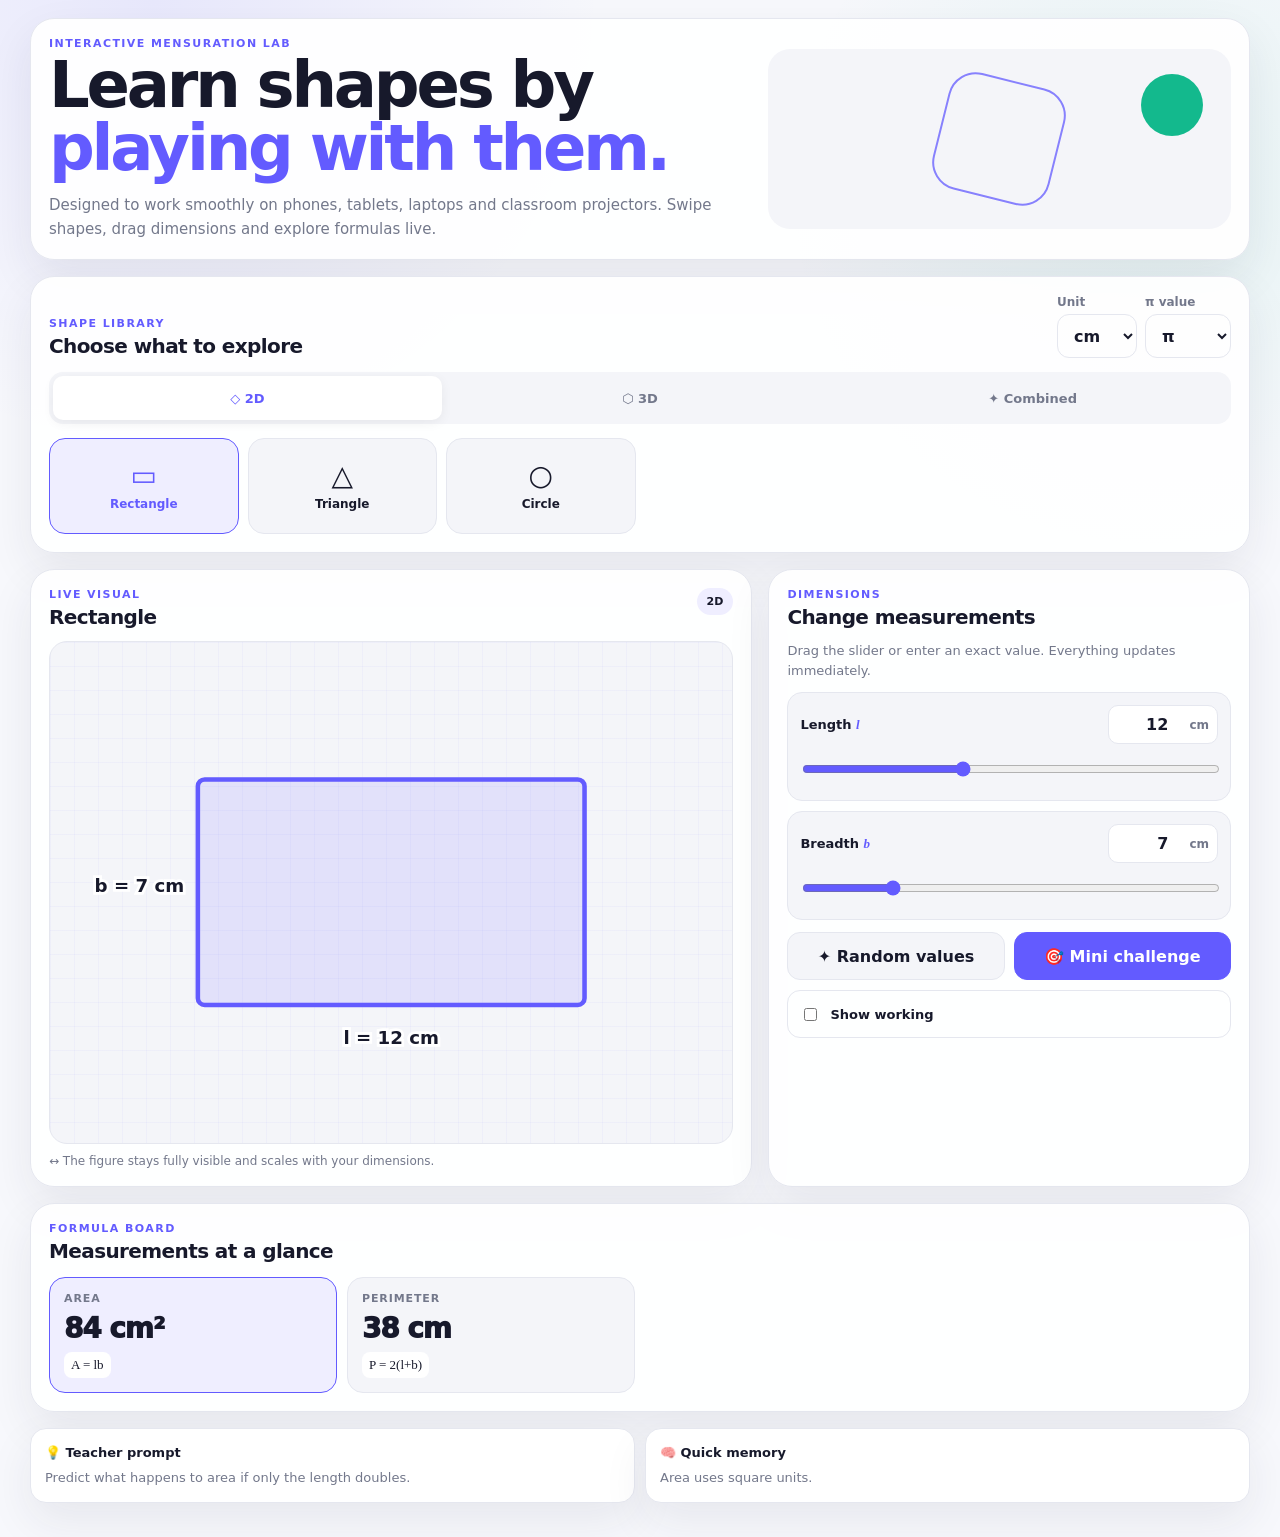
<file: modules/mensuration/index.html>
<!DOCTYPE html>
<html lang="en">
<head>
  <meta charset="UTF-8" />
  <meta name="viewport" content="width=device-width, initial-scale=1.0" />
  <meta name="theme-color" content="#635bff" />
  <meta name="description" content="Interactive mensuration lab for secondary-level mathematics." />
  <title>Mensuration Lab</title>
  <link rel="stylesheet" href="style.css" />
</head>
<body>
  <main id="mensuration-mobile">
    <div class="shell">
      <section class="panel hero">
        <div>
          <div class="eyebrow">Interactive mensuration lab</div>
          <h1>Learn shapes by <span>playing with them.</span></h1>
          <p>Designed to work smoothly on phones, tablets, laptops and classroom projectors. Swipe shapes, drag dimensions and explore formulas live.</p>
        </div>
        <div class="hero-art" aria-hidden="true">
          <div class="orb"></div>
          <div class="circle"></div>
        </div>
      </section>

      <section class="panel">
        <div class="topbar">
          <div>
            <div class="eyebrow">Shape library</div>
            <h2>Choose what to explore</h2>
          </div>
          <div class="selectors">
            <label>Unit
              <select id="unit">
                <option>mm</option>
                <option selected>cm</option>
                <option>m</option>
              </select>
            </label>
            <label>π value
              <select id="piMode">
                <option value="exact" selected>π</option>
                <option value="22/7">22/7</option>
                <option value="3.14">3.14</option>
              </select>
            </label>
          </div>
        </div>

        <div class="tabs" role="tablist">
          <button class="tab" id="tab2d" type="button" aria-selected="true">◇ 2D</button>
          <button class="tab" id="tab3d" type="button" aria-selected="false">⬡ 3D</button>
          <button class="tab" id="tabCombined" type="button" aria-selected="false">✦ Combined</button>
        </div>

        <div id="shapeGrid" class="shape-scroll"></div>
      </section>

      <section class="workspace">
        <article class="panel">
          <div class="heading">
            <div>
              <div class="eyebrow">Live visual</div>
              <h2 id="shapeName">Rectangle</h2>
            </div>
            <span id="shapeBadge" class="badge">2D</span>
          </div>
          <div class="canvas-wrap">
            <svg id="canvas" viewBox="0 0 600 440" role="img" aria-label="Interactive mensuration shape"></svg>
          </div>
          <p class="small-note">↔ The figure stays fully visible and scales with your dimensions.</p>
        </article>

        <aside class="panel">
          <div class="heading">
            <div>
              <div class="eyebrow">Dimensions</div>
              <h2>Change measurements</h2>
            </div>
          </div>

          <p class="control-intro">Drag the slider or enter an exact value. Everything updates immediately.</p>
          <div id="controls" class="control-list"></div>

          <div class="action-row">
            <button id="randomBtn" class="action" type="button">✦ Random values</button>
            <button id="challengeBtn" class="action primary" type="button">🎯 Mini challenge</button>
          </div>

          <label class="working-toggle">
            <input id="showWorking" type="checkbox" />
            Show working
          </label>

          <div id="challengeBox" class="challenge">
            <strong>Can you solve it?</strong>
            <p id="challengeQ"></p>
            <div class="challenge-row">
              <input id="challengeAnswer" type="number" step="any" placeholder="Your answer" />
              <button id="checkChallenge" type="button">Check</button>
            </div>
            <p id="challengeFeedback"></p>
            <button id="closeChallenge" class="close-btn" type="button">Close</button>
          </div>
        </aside>
      </section>

      <section class="panel">
        <div class="eyebrow">Formula board</div>
        <h2>Measurements at a glance</h2>
        <div id="results" class="results" aria-live="polite"></div>
      </section>

      <section class="notes">
        <div class="note">
          <strong>💡 Teacher prompt</strong>
          <div id="tip"></div>
        </div>
        <div class="note">
          <strong>🧠 Quick memory</strong>
          <div id="remember"></div>
        </div>
      </section>
    </div>
  </main>

  <script src="script.js"></script>
</body>
</html>
</file>
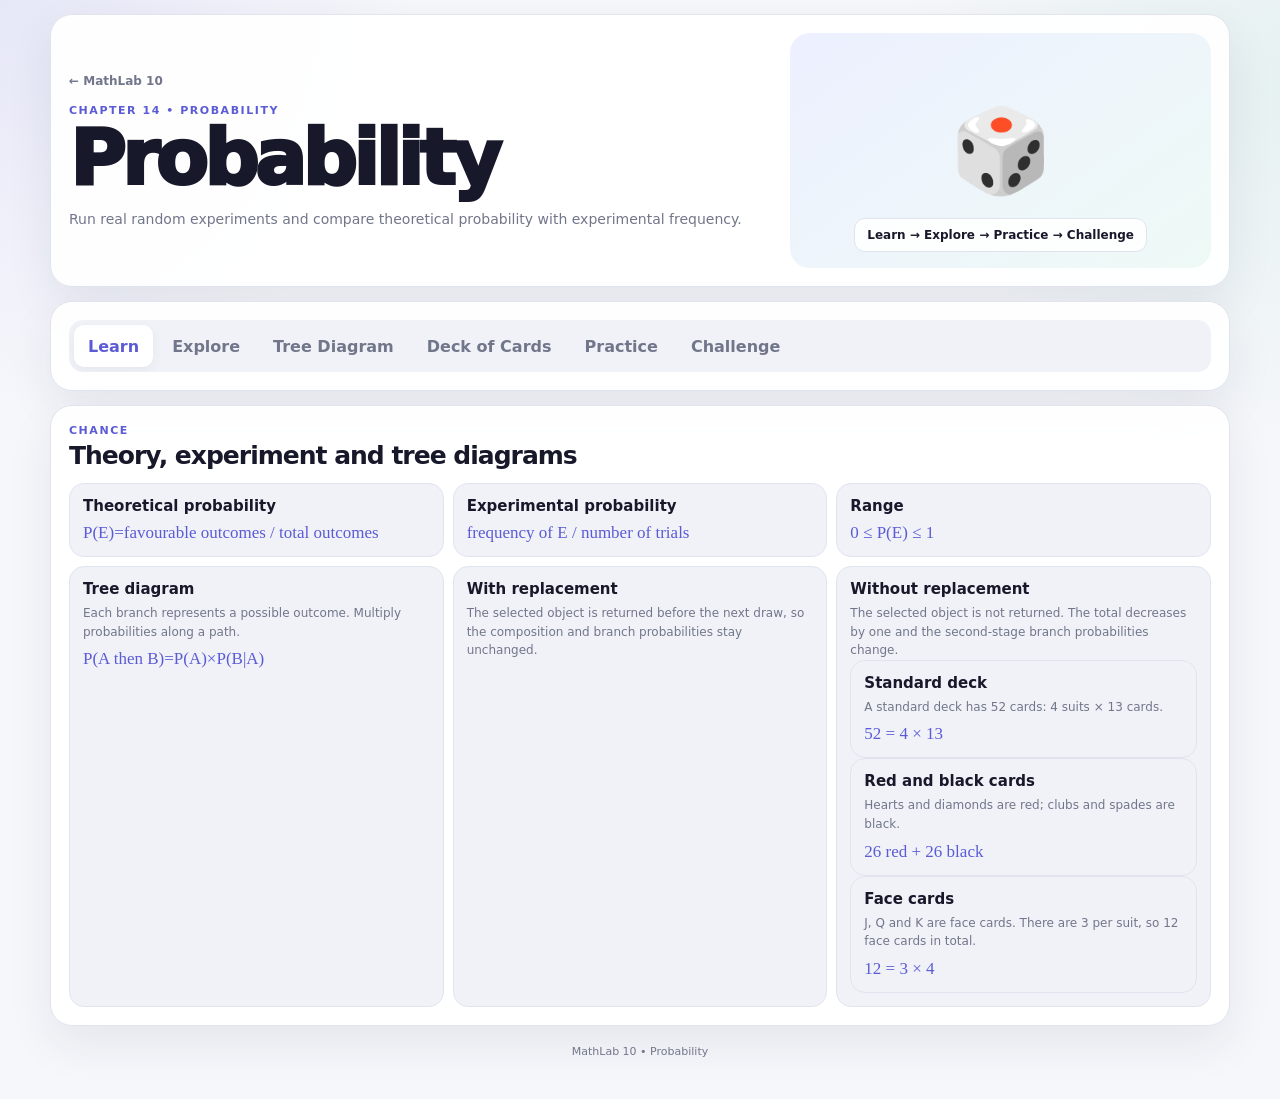
<file: modules/probability/index.html>
<!DOCTYPE html>
<html lang="en">
<head><meta charset="UTF-8"><meta name="viewport" content="width=device-width, initial-scale=1.0"><meta name="theme-color" content="#5b5bd6">
<title>Probability — MathLab 10</title><link rel="stylesheet" href="../shared/lab.css">
<style>
.tree-layout{display:grid;grid-template-columns:minmax(250px,.72fr) minmax(0,1.28fr);gap:14px}
.tree-mode{display:grid;grid-template-columns:1fr 1fr;gap:5px;background:var(--panel);padding:5px;border-radius:12px;margin-top:8px}
.tree-mode button{border:0;background:transparent;border-radius:9px;min-height:42px;font-weight:850;color:var(--muted)}
.tree-mode button.active{background:var(--accent);color:#fff}
.ball-bank{display:flex;gap:6px;flex-wrap:wrap;margin-top:10px;min-height:42px}
.ball{width:28px;height:28px;border-radius:50%;display:inline-grid;place-items:center;color:#fff;font-size:10px;font-weight:900;box-shadow:inset 0 -4px 8px rgba(0,0,0,.12)}
.ball.red{background:#e65e77}.ball.blue{background:#149ec6}
.tree-svg{min-height:390px!important}
.tree-line{stroke:#9197aa;stroke-width:3;fill:none}.tree-line.red{stroke:#e65e77}.tree-line.blue{stroke:#149ec6}
.tree-node{fill:#fff;stroke-width:3}.tree-node.red{stroke:#e65e77}.tree-node.blue{stroke:#149ec6}.tree-node.start{stroke:#5b5bd6}
.tree-label{font:800 13px Inter,system-ui,sans-serif;fill:#17192b}.tree-prob{font:700 12px Inter,system-ui,sans-serif;fill:#70758a}
.outcome-card{border:1px solid var(--border);background:#fff;border-radius:13px;padding:10px}.outcome-card strong{font-size:16px}
.outcome-grid{display:grid;grid-template-columns:repeat(4,minmax(0,1fr));gap:8px;margin-top:10px}
.event-grid{display:grid;grid-template-columns:repeat(3,minmax(0,1fr));gap:8px;margin-top:10px}
.tree-note{border-left:4px solid var(--accent);background:var(--panel);border-radius:0 12px 12px 0;padding:11px 12px;margin-top:10px;font-size:12px;line-height:1.55;color:var(--muted)}
.path-table td:nth-child(2),.path-table td:nth-child(3){font-family:Georgia,serif;font-size:15px}
@media(max-width:880px){.tree-layout{grid-template-columns:1fr}.outcome-grid{grid-template-columns:1fr 1fr}.event-grid{grid-template-columns:1fr 1fr}}
@media(max-width:520px){.outcome-grid,.event-grid{grid-template-columns:1fr}.tree-mode{grid-template-columns:1fr}.tree-svg{min-height:320px!important}}

.card-lab-layout{display:grid;grid-template-columns:minmax(260px,.7fr) minmax(0,1.3fr);gap:14px}
.deck-grid{display:grid;grid-template-columns:repeat(13,minmax(40px,1fr));gap:5px;min-width:620px;margin-top:10px}
.play-card{aspect-ratio:2.5/3.5;border:1px solid var(--border);background:#fff;border-radius:7px;padding:4px;display:flex;flex-direction:column;justify-content:space-between;align-items:flex-start;font-size:11px;font-weight:900;transition:.15s ease;opacity:.32}
.play-card.red{color:#d9435f}.play-card.black{color:#17192b}
.play-card.hit{opacity:1;border-width:2px;transform:translateY(-1px);box-shadow:0 4px 10px rgba(20,25,45,.08)}
.play-card .suit{font-size:16px;align-self:center}.play-card .rank{font-size:10px}
.deck-scroll{overflow-x:auto;padding-bottom:4px}
.deck-legend{display:flex;gap:8px;flex-wrap:wrap;margin-top:9px}
.deck-legend span{font-size:11px;font-weight:850;padding:6px 8px;border-radius:999px;border:1px solid var(--border);background:#fff}
.card-event-grid{display:grid;grid-template-columns:repeat(4,minmax(0,1fr));gap:8px;margin-top:10px}
.card-event-grid .metric .v{font-size:19px}
.card-step{border-left:4px solid var(--accent);background:var(--panel);border-radius:0 12px 12px 0;padding:11px 12px;margin-top:10px;font-size:12px;line-height:1.6}
.card-anatomy{display:grid;grid-template-columns:repeat(4,minmax(0,1fr));gap:8px;margin-top:10px}
.card-anatomy .mini{text-align:center}
.suit-big{font-size:30px;line-height:1}
.card-two-mode{display:grid;grid-template-columns:1fr 1fr;gap:5px;background:var(--panel);padding:5px;border-radius:12px;margin-top:8px}
.card-two-mode button{border:0;background:transparent;border-radius:9px;min-height:42px;font-weight:850;color:var(--muted)}
.card-two-mode button.active{background:var(--accent);color:#fff}
@media(max-width:900px){.card-lab-layout{grid-template-columns:1fr}.card-anatomy{grid-template-columns:1fr 1fr}.card-event-grid{grid-template-columns:1fr 1fr}}
@media(max-width:520px){.card-anatomy,.card-event-grid,.card-two-mode{grid-template-columns:1fr}}

</style>

</head>
<body><main class="app">
<section class="panel hero"><div><a class="back" href="../../index.html">← MathLab 10</a><div class="kicker">Chapter 14 • Probability</div><h1>Probability <span></span></h1><p>Run real random experiments and compare theoretical probability with experimental frequency.</p></div><div class="hero-art"><div class="hero-symbol">🎲</div><div class="hero-chip">Learn → Explore → Practice → Challenge</div></div></section>
<section class="panel"><div class="tabs"><button class="tab active" data-page="learn">Learn</button><button class="tab" data-page="explore">Explore</button><button class="tab" data-page="tree">Tree Diagram</button><button class="tab" data-page="cards">Deck of Cards</button><button class="tab" data-page="practice">Practice</button><button class="tab" data-page="challenge">Challenge</button></div></section>
<section id="page-learn" class="panel page"><div class="section-head"><div><div class="kicker">Chance</div><h2>Theory, experiment and tree diagrams</h2></div></div><div class="learn-grid">
<div class="learn-card"><h3>Theoretical probability</h3><span class="formula">P(E)=favourable outcomes / total outcomes</span></div>
<div class="learn-card"><h3>Experimental probability</h3><span class="formula">frequency of E / number of trials</span></div>
<div class="learn-card"><h3>Range</h3><span class="formula">0 ≤ P(E) ≤ 1</span></div>
<div class="learn-card"><h3>Tree diagram</h3><p>Each branch represents a possible outcome. Multiply probabilities along a path.</p><span class="formula">P(A then B)=P(A)×P(B|A)</span></div>
<div class="learn-card"><h3>With replacement</h3><p>The selected object is returned before the next draw, so the composition and branch probabilities stay unchanged.</p></div>
<div class="learn-card"><h3>Without replacement</h3><p>The selected object is not returned. The total decreases by one and the second-stage branch probabilities change.</p>
<div class="learn-card"><h3>Standard deck</h3><p>A standard deck has 52 cards: 4 suits × 13 cards.</p><span class="formula">52 = 4 × 13</span></div>
<div class="learn-card"><h3>Red and black cards</h3><p>Hearts and diamonds are red; clubs and spades are black.</p><span class="formula">26 red + 26 black</span></div>
<div class="learn-card"><h3>Face cards</h3><p>J, Q and K are face cards. There are 3 per suit, so 12 face cards in total.</p><span class="formula">12 = 3 × 4</span></div>
</div>
</div></section>
<section id="page-explore" class="panel page hidden"><div class="grid2"><aside class="panel"><div class="control"><label>Experiment</label><select id="prType"><option value="coin">Coin</option><option value="die">Die</option></select></div><div class="btnrow"><button class="primary" data-run="1">Run 1</button><button class="ghost" data-run="10">Run 10</button><button class="ghost" data-run="100">Run 100</button><button class="ghost" data-run="1000">Run 1000</button><button class="warn" id="prReset">Reset</button></div></aside><section class="panel"><div class="metrics" id="prMetrics"></div><div class="visual"><svg id="prSvg" viewBox="0 0 700 330"></svg></div></section></div></section>

<section id="page-tree" class="page hidden">
  <div class="tree-layout">
    <aside class="panel">
      <div class="section-head"><div><div class="kicker">Two-draw experiment</div><h2>Build the bag</h2></div></div>
      <div class="control" style="margin-top:12px">
        <div class="control-top"><label>Red balls</label><div class="valuebox"><input id="treeRed" type="number" min="1" max="10" value="3"></div></div>
        <input id="treeRedRange" type="range" min="1" max="10" value="3">
      </div>
      <div class="control">
        <div class="control-top"><label>Blue balls</label><div class="valuebox"><input id="treeBlue" type="number" min="1" max="10" value="2"></div></div>
        <input id="treeBlueRange" type="range" min="1" max="10" value="2">
      </div>
      <div class="control">
        <label>After the first draw</label>
        <div class="tree-mode">
          <button id="withBtn" class="active" type="button">With replacement</button>
          <button id="withoutBtn" type="button">Without replacement</button>
        </div>
      </div>
      <div class="mini">
        <h3>Bag contents</h3>
        <div id="ballBank" class="ball-bank"></div>
        <div id="treeModeExplain" class="small" style="margin-top:8px"></div>
      </div>
      <div class="tree-note" id="treeRule"></div>
    </aside>

    <section class="panel">
      <div class="section-head">
        <div><div class="kicker">Live tree diagram</div><h2>Multiply along each path</h2></div>
        <span class="small" id="treeTotalCheck"></span>
      </div>
      <div class="visual">
        <svg id="treeSvg" class="tree-svg" viewBox="0 0 760 430" aria-label="Probability tree diagram"></svg>
      </div>
      <div class="outcome-grid" id="treeOutcomes"></div>
      <div class="event-grid" id="treeEvents"></div>
      <div class="visual">
        <div class="small">Path calculation table</div>
        <div class="tablewrap">
          <table class="table path-table">
            <thead><tr><th>Outcome</th><th>Branch 1</th><th>Branch 2</th><th>Path probability</th></tr></thead>
            <tbody id="treeRows"></tbody>
          </table>
        </div>
      </div>
    </section>
  </div>
</section>


<section id="page-cards" class="page hidden">
  <div class="card-lab-layout">
    <aside class="panel">
      <div class="section-head"><div><div class="kicker">Deck anatomy</div><h2>Know the 52-card deck</h2></div></div>

      <div class="card-anatomy">
        <div class="mini"><div class="suit-big" style="color:#d9435f">♥</div><h3>Hearts</h3><p>13 red cards</p></div>
        <div class="mini"><div class="suit-big" style="color:#d9435f">♦</div><h3>Diamonds</h3><p>13 red cards</p></div>
        <div class="mini"><div class="suit-big">♣</div><h3>Clubs</h3><p>13 black cards</p></div>
        <div class="mini"><div class="suit-big">♠</div><h3>Spades</h3><p>13 black cards</p></div>
      </div>

      <div class="mini" style="margin-top:10px">
        <h3>Important counts</h3>
        <div class="small">52 total • 26 red • 26 black • 4 aces • 4 kings • 4 queens • 4 jacks • 12 face cards</div>
      </div>

      <div class="control" style="margin-top:10px">
        <label>Highlight a one-card event</label>
        <select id="cardEvent" style="margin-top:8px">
          <option value="red">A red card</option>
          <option value="black">A black card</option>
          <option value="heart">A heart</option>
          <option value="spade">A spade</option>
          <option value="ace">An ace</option>
          <option value="king">A king</option>
          <option value="face">A face card (J, Q, K)</option>
          <option value="redking">A red king</option>
          <option value="heartface">A heart face card</option>
          <option value="notheart">Not a heart</option>
          <option value="aceorface">An ace or a face card</option>
        </select>
      </div>

      <div id="cardOneExplain" class="card-step"></div>
    </aside>

    <section class="panel">
      <div class="section-head">
        <div><div class="kicker">One-card probability</div><h2>See the favourable cards</h2></div>
        <span class="small">Highlighted cards are favourable outcomes.</span>
      </div>

      <div class="card-event-grid" id="cardOneMetrics"></div>

      <div class="visual">
        <div class="deck-scroll"><div id="deckGrid" class="deck-grid"></div></div>
        <div class="deck-legend">
          <span>♥ Hearts</span><span>♦ Diamonds</span><span>♣ Clubs</span><span>♠ Spades</span>
        </div>
      </div>

      <div class="section-head" style="margin-top:14px">
        <div><div class="kicker">Two-card problems</div><h2>With or without replacement</h2></div>
      </div>

      <div class="grid2" style="margin-top:10px">
        <div>
          <div class="control">
            <label>Event</label>
            <select id="cardTwoEvent" style="margin-top:8px">
              <option value="bothaces">Both cards are aces</option>
              <option value="aceking">First an ace, then a king</option>
              <option value="bothred">Both cards are red</option>
              <option value="redblack">First red, then black</option>
              <option value="atleastace">At least one ace</option>
              <option value="samecolor">Both cards are the same colour</option>
            </select>
          </div>
          <div class="control">
            <label>After the first draw</label>
            <div class="card-two-mode">
              <button id="cardWithBtn" class="active" type="button">With replacement</button>
              <button id="cardWithoutBtn" type="button">Without replacement</button>
            </div>
          </div>
        </div>

        <div>
          <div id="cardTwoMetrics" class="metrics"></div>
          <div id="cardTwoWorking" class="card-step"></div>
        </div>
      </div>
    </section>
  </div>
</section>

<section id="page-practice" class="panel page hidden">
<div class="section-head"><div><div class="kicker">Practice</div><h2>Try both kinds of probability</h2></div></div>
<div class="grid2" style="margin-top:12px">
<div class="challenge"><div class="problem">For a fair die, what is the probability of getting an even number?</div><input id="prAns" type="text" placeholder="Example: 1/2" style="margin-top:10px"><div class="btnrow"><button id="prCheck" class="green">Check</button></div><div id="prFb" class="feedback"></div></div>
<div class="challenge"><div class="problem">A bag contains 3 red and 2 blue balls. Two balls are drawn <strong>without replacement</strong>. Find P(R then B).</div><input id="treePracticeAns" type="text" placeholder="Example: 3/10" style="margin-top:10px"><div class="btnrow"><button id="treePracticeCheck" class="green">Check</button></div><div id="treePracticeFb" class="feedback"></div>
<div class="challenge">
  <div class="problem">One card is drawn from a standard deck. Find the probability of drawing a face card.</div>
  <input id="cardPracticeAns" type="text" placeholder="Example: 3/13" style="margin-top:10px">
  <div class="btnrow"><button id="cardPracticeCheck" class="green">Check</button></div>
  <div id="cardPracticeFb" class="feedback"></div>
</div>
</div>
</div></section>
<section id="page-challenge" class="panel page hidden">
<div class="grid2">
<div class="challenge"><div class="problem">Why does experimental probability usually get closer to theoretical probability when the number of trials becomes large?</div><button id="prExplain" class="primary" style="margin-top:10px">Explain</button><div id="prExp" class="feedback"></div></div>
<div class="challenge"><div class="problem" id="treeChallengePrompt"></div><input id="treeChallengeAns" type="text" placeholder="Fraction or decimal" style="margin-top:10px"><div class="btnrow"><button id="treeChallengeCheck" class="green">Check</button><button id="treeChallengeNew" class="ghost">New tree question</button></div><div id="treeChallengeFb" class="feedback"></div>
<div class="challenge">
  <div class="problem" id="cardChallengePrompt"></div>
  <input id="cardChallengeAns" type="text" placeholder="Fraction or decimal" style="margin-top:10px">
  <div class="btnrow"><button id="cardChallengeCheck" class="green">Check</button><button id="cardChallengeNew" class="ghost">New card question</button></div>
  <div id="cardChallengeFb" class="feedback"></div>
</div>
</div>
</div></section>
<footer>MathLab 10 • Probability</footer></main>
<script>
document.querySelectorAll(".tab").forEach(b=>b.addEventListener("click",()=>{document.querySelectorAll(".tab").forEach(x=>x.classList.remove("active"));b.classList.add("active");document.querySelectorAll(".page").forEach(p=>p.classList.add("hidden"));document.getElementById("page-"+b.dataset.page).classList.remove("hidden")}));

const p$=s=>document.querySelector(s);let counts={H:0,T:0,1:0,2:0,3:0,4:0,5:0,6:0},trials=0;function prRun(n){let type=p$("#prType").value;for(let i=0;i<n;i++){if(type==="coin"){counts[Math.random()<.5?"H":"T"]++}else{counts[1+Math.floor(Math.random()*6)]++}trials++}prRender()}function prRender(){let type=p$("#prType").value,keys=type==="coin"?["H","T"]:[1,2,3,4,5,6],max=Math.max(...keys.map(k=>counts[k]),1),fav=type==="coin"?counts.H:(counts[2]+counts[4]+counts[6]),theory=type==="coin"?.5:.5,exp=trials?fav/trials:0;p$("#prMetrics").innerHTML=[["Trials",trials],["Favourable",fav],["Experimental",exp.toFixed(3)],["Theoretical",theory.toFixed(3)]].map((x,i)=>`<div class="metric ${i===2?"primary":""}"><div class="k">${x[0]}</div><div class="v">${x[1]}</div></div>`).join("");p$("#prSvg").innerHTML=`<line x1="45" y1="285" x2="660" y2="285" stroke="#b7bdcc"/>`+keys.map((k,i)=>{let x=100+i*(500/Math.max(keys.length-1,1)),h=counts[k]/max*210;return `<rect x="${x-28}" y="${285-h}" width="56" height="${h}" rx="6" fill="#5b5bd6"/><text x="${x}" y="310" text-anchor="middle">${k}</text><text x="${x}" y="${273-h}" text-anchor="middle">${counts[k]}</text>`}).join("")}document.querySelectorAll("[data-run]").forEach(b=>b.onclick=()=>prRun(+b.dataset.run));p$("#prReset").onclick=()=>{counts={H:0,T:0,1:0,2:0,3:0,4:0,5:0,6:0};trials=0;prRender()};p$("#prType").onchange=()=>{counts={H:0,T:0,1:0,2:0,3:0,4:0,5:0,6:0};trials=0;prRender()};p$("#prCheck").onclick=()=>{let v=p$("#prAns").value.replace(/\s/g,"");p$("#prFb").textContent=(v==="1/2"||v==="0.5"||v==="3/6")?"✅ Correct.":"Even outcomes are 2, 4, 6 out of six outcomes.";};p$("#prExplain").onclick=()=>p$("#prExp").textContent="With many independent trials, short-run random fluctuations tend to average out, so relative frequencies usually settle closer to the theoretical probability.";

let treeReplacement=true;

function gcd(a,b){a=Math.abs(Math.round(a));b=Math.abs(Math.round(b));while(b){let t=b;b=a%b;a=t}return a||1}
function frac(n,d){if(d===0)return "—";if(n===0)return "0";let g=gcd(n,d);n/=g;d/=g;return d===1?String(n):`${n}/${d}`}
function decimal(n,d){return d?n/d:0}

function syncTreeInput(num,range){
  p$(num).addEventListener("input",()=>{
    let v=Math.max(1,Math.min(10,Math.round(+p$(num).value||1)));
    p$(num).value=v;p$(range).value=v;renderTree();
  });
  p$(range).addEventListener("input",()=>{p$(num).value=p$(range).value;renderTree()});
}
syncTreeInput("#treeRed","#treeRedRange");
syncTreeInput("#treeBlue","#treeBlueRange");

p$("#withBtn").onclick=()=>{treeReplacement=true;p$("#withBtn").classList.add("active");p$("#withoutBtn").classList.remove("active");renderTree()};
p$("#withoutBtn").onclick=()=>{treeReplacement=false;p$("#withoutBtn").classList.add("active");p$("#withBtn").classList.remove("active");renderTree()};

function outcomeData(r,b,replace){
  const N=r+b;
  if(replace){
    const D=N*N;
    return {firstR:[r,N],firstB:[b,N],rr2:[r,N],rb2:[b,N],br2:[r,N],bb2:[b,N],RR:[r*r,D],RB:[r*b,D],BR:[b*r,D],BB:[b*b,D]};
  }
  const D=N*(N-1);
  return {firstR:[r,N],firstB:[b,N],rr2:[Math.max(0,r-1),N-1],rb2:[b,N-1],br2:[r,N-1],bb2:[Math.max(0,b-1),N-1],
          RR:[r*Math.max(0,r-1),D],RB:[r*b,D],BR:[b*r,D],BB:[b*Math.max(0,b-1),D]};
}
function line(x1,y1,x2,y2,cls){return `<line x1="${x1}" y1="${y1}" x2="${x2}" y2="${y2}" class="tree-line ${cls}"/>`}
function node(x,y,cls,label){return `<circle cx="${x}" cy="${y}" r="25" class="tree-node ${cls}"/><text x="${x}" y="${y+5}" text-anchor="middle" class="tree-label">${label}</text>`}
function txt(x,y,s,cls="tree-prob",anchor="middle"){return `<text x="${x}" y="${y}" text-anchor="${anchor}" class="${cls}">${s}</text>`}

function renderTree(){
  const r=Math.max(1,Math.min(10,+p$("#treeRed").value||1)),b=Math.max(1,Math.min(10,+p$("#treeBlue").value||1)),N=r+b,o=outcomeData(r,b,treeReplacement);
  p$("#ballBank").innerHTML=Array.from({length:r},()=>`<span class="ball red">R</span>`).join("")+Array.from({length:b},()=>`<span class="ball blue">B</span>`).join("");
  p$("#treeModeExplain").textContent=treeReplacement?`The first ball is returned. The bag again contains ${r} red and ${b} blue balls before draw 2.`:`The first ball is kept out. Only ${N-1} balls remain before draw 2.`;
  p$("#treeRule").innerHTML=treeReplacement?`<strong>With replacement:</strong> the second-stage probabilities are the same as the first stage because the bag returns to its original composition.`:`<strong>Without replacement:</strong> the second-stage denominator changes from ${N} to ${N-1}. The colour drawn first also loses one ball on that branch.`;

  p$("#treeSvg").innerHTML=
    line(90,215,275,115,"red")+line(90,215,275,315,"blue")+line(300,105,555,55,"red")+line(300,125,555,155,"blue")+line(300,305,555,255,"red")+line(300,325,555,355,"blue")+
    node(70,215,"start","Start")+node(285,115,"red","R")+node(285,315,"blue","B")+node(575,55,"red","RR")+node(575,155,"blue","RB")+node(575,255,"red","BR")+node(575,355,"blue","BB")+
    txt(172,145,`P(R) = ${frac(...o.firstR)}`)+txt(172,292,`P(B) = ${frac(...o.firstB)}`)+txt(423,72,`R: ${frac(...o.rr2)}`)+txt(423,148,`B: ${frac(...o.rb2)}`)+txt(423,270,`R: ${frac(...o.br2)}`)+txt(423,345,`B: ${frac(...o.bb2)}`)+
    txt(665,58,frac(...o.RR),"tree-label","start")+txt(665,158,frac(...o.RB),"tree-label","start")+txt(665,258,frac(...o.BR),"tree-label","start")+txt(665,358,frac(...o.BB),"tree-label","start");

  const outs=[["RR",o.RR,"Red then red"],["RB",o.RB,"Red then blue"],["BR",o.BR,"Blue then red"],["BB",o.BB,"Blue then blue"]];
  p$("#treeOutcomes").innerHTML=outs.map(([name,val,desc])=>`<div class="outcome-card"><div class="small">${desc}</div><strong>${name}: ${frac(...val)}</strong><div class="small">${decimal(...val).toFixed(3)}</div></div>`).join("");

  const D=o.RR[1],same=o.RR[0]+o.BB[0],diff=o.RB[0]+o.BR[0],atLeastRed=D-o.BB[0];
  p$("#treeEvents").innerHTML=[["Same colour",same,D],["Different colours",diff,D],["At least one red",atLeastRed,D]].map(([name,n,d])=>`<div class="metric"><div class="k">${name}</div><div class="v">${frac(n,d)}</div><div class="small">${(n/d).toFixed(3)}</div></div>`).join("");

  p$("#treeRows").innerHTML=[["RR",o.firstR,o.rr2,o.RR],["RB",o.firstR,o.rb2,o.RB],["BR",o.firstB,o.br2,o.BR],["BB",o.firstB,o.bb2,o.BB]]
    .map(([name,a,c,path])=>`<tr><td>${name}</td><td>${frac(...a)}</td><td>${frac(...c)}</td><td>${frac(...a)} × ${frac(...c)} = <strong>${frac(...path)}</strong></td></tr>`).join("");

  const sum=decimal(...o.RR)+decimal(...o.RB)+decimal(...o.BR)+decimal(...o.BB);
  p$("#treeTotalCheck").textContent=`All final probabilities add to ${sum.toFixed(2)}`;
}

function parseProbability(v){
  v=String(v).trim().replace(/\s/g,"");if(!v)return NaN;
  if(v.includes("/")){const x=v.split("/");if(x.length!==2)return NaN;const a=Number(x[0]),b=Number(x[1]);return Number.isFinite(a)&&Number.isFinite(b)&&b!==0?a/b:NaN}
  return Number(v);
}

p$("#treePracticeCheck").onclick=()=>{
  const x=parseProbability(p$("#treePracticeAns").value),ans=(3/5)*(2/4);
  p$("#treePracticeFb").textContent=Number.isFinite(x)&&Math.abs(x-ans)<.0001?"✅ Correct. P(R then B) = 3/5 × 2/4 = 3/10.":"First branch is 3/5. After drawing a red without replacement, 2 blue remain out of 4 total.";
};

let treeChallenge={};
function newTreeChallenge(){
  const r=2+Math.floor(Math.random()*4),b=2+Math.floor(Math.random()*4),replace=Math.random()<.5,events=["RR","RB","same","different"],event=events[Math.floor(Math.random()*events.length)],o=outcomeData(r,b,replace),D=o.RR[1];
  let n,label;
  if(event==="RR"){n=o.RR[0];label="red then red"}
  if(event==="RB"){n=o.RB[0];label="red then blue"}
  if(event==="same"){n=o.RR[0]+o.BB[0];label="the same colour twice"}
  if(event==="different"){n=o.RB[0]+o.BR[0];label="different colours"}
  treeChallenge={answer:n/D,n,d:D};
  p$("#treeChallengePrompt").innerHTML=`A bag has <strong>${r} red</strong> and <strong>${b} blue</strong> balls. Two draws are made <strong>${replace?"with":"without"} replacement</strong>. Find the probability of <strong>${label}</strong>.`;
  p$("#treeChallengeAns").value="";p$("#treeChallengeFb").textContent="";
}
p$("#treeChallengeCheck").onclick=()=>{
  const x=parseProbability(p$("#treeChallengeAns").value),ok=Number.isFinite(x)&&Math.abs(x-treeChallenge.answer)<.0001;
  p$("#treeChallengeFb").textContent=ok?`✅ Correct — ${frac(treeChallenge.n,treeChallenge.d)}.`:"Check whether the second branch keeps the same denominator or decreases by one.";
};
p$("#treeChallengeNew").onclick=newTreeChallenge;



// ---------------------------------------------------------------------
// Deck of Cards Lab
// ---------------------------------------------------------------------
const cardSuits=[
  {key:"H",name:"Hearts",symbol:"♥",red:true},
  {key:"D",name:"Diamonds",symbol:"♦",red:true},
  {key:"C",name:"Clubs",symbol:"♣",red:false},
  {key:"S",name:"Spades",symbol:"♠",red:false}
];
const cardRanks=["A","2","3","4","5","6","7","8","9","10","J","Q","K"];
const deck=[];
cardSuits.forEach(suit=>cardRanks.forEach(rank=>{
  deck.push({
    suit:suit.key,
    suitName:suit.name,
    symbol:suit.symbol,
    red:suit.red,
    rank,
    face:["J","Q","K"].includes(rank),
    ace:rank==="A"
  });
}));

let cardReplacement=true;

function cardMatch(card,event){
  if(event==="red") return card.red;
  if(event==="black") return !card.red;
  if(event==="heart") return card.suit==="H";
  if(event==="spade") return card.suit==="S";
  if(event==="ace") return card.ace;
  if(event==="king") return card.rank==="K";
  if(event==="face") return card.face;
  if(event==="redking") return card.red && card.rank==="K";
  if(event==="heartface") return card.suit==="H" && card.face;
  if(event==="notheart") return card.suit!=="H";
  if(event==="aceorface") return card.ace || card.face;
  return false;
}

function renderCardOne(){
  const event=p$("#cardEvent").value;
  const fav=deck.filter(c=>cardMatch(c,event));
  const n=fav.length;
  const descriptions={
    red:"Red cards are all hearts and diamonds: 13 + 13 = 26.",
    black:"Black cards are all clubs and spades: 13 + 13 = 26.",
    heart:"There are 13 hearts in a standard 52-card deck.",
    spade:"There are 13 spades in a standard 52-card deck.",
    ace:"There is one ace in each suit, so there are 4 aces.",
    king:"There is one king in each suit, so there are 4 kings.",
    face:"J, Q and K are face cards: 3 per suit × 4 suits = 12.",
    redking:"The red suits are hearts and diamonds, so the red kings are K♥ and K♦: 2 cards.",
    heartface:"The heart face cards are J♥, Q♥ and K♥: 3 cards.",
    notheart:"Not a heart means any diamond, club or spade: 52 − 13 = 39.",
    aceorface:"Aces are not face cards here, so favourable cards = 4 aces + 12 face cards = 16."
  };

  p$("#cardOneMetrics").innerHTML=[
    ["Favourable",n],
    ["Total",52],
    ["P(E)",frac(n,52)],
    ["P(not E)",frac(52-n,52)]
  ].map((x,i)=>`<div class="metric ${i===2?"primary":""}"><div class="k">${x[0]}</div><div class="v">${x[1]}</div></div>`).join("");

  p$("#cardOneExplain").innerHTML=`<strong>Why?</strong> ${descriptions[event]}<br><span class="formula">P(E) = ${n}/52 = ${frac(n,52)}</span>`;

  p$("#deckGrid").innerHTML=deck.map(c=>{
    const hit=cardMatch(c,event);
    const cls=c.red?"red":"black";
    return `<div class="play-card ${cls} ${hit?"hit":""}">
      <span class="rank">${c.rank}</span>
      <span class="suit">${c.symbol}</span>
      <span class="rank">${c.rank}</span>
    </div>`;
  }).join("");
}

function twoCardProbability(event,replace){
  let num=0,den=1,working="",label="";

  if(event==="bothaces"){
    if(replace){num=4*4;den=52*52;working=`4/52 × 4/52 = ${frac(num,den)}`;}
    else{num=4*3;den=52*51;working=`4/52 × 3/51 = ${frac(num,den)}`;}
    label="P(both aces)";
  }

  if(event==="aceking"){
    if(replace){num=4*4;den=52*52;working=`4/52 × 4/52 = ${frac(num,den)}`;}
    else{num=4*4;den=52*51;working=`4/52 × 4/51 = ${frac(num,den)}`;}
    label="P(ace then king)";
  }

  if(event==="bothred"){
    if(replace){num=26*26;den=52*52;working=`26/52 × 26/52 = ${frac(num,den)}`;}
    else{num=26*25;den=52*51;working=`26/52 × 25/51 = ${frac(num,den)}`;}
    label="P(both red)";
  }

  if(event==="redblack"){
    if(replace){num=26*26;den=52*52;working=`26/52 × 26/52 = ${frac(num,den)}`;}
    else{num=26*26;den=52*51;working=`26/52 × 26/51 = ${frac(num,den)}`;}
    label="P(red then black)";
  }

  if(event==="atleastace"){
    if(replace){
      num=52*52-48*48;den=52*52;
      working=`1 − P(no ace twice) = 1 − (48/52 × 48/52) = ${frac(num,den)}`;
    } else {
      num=52*51-48*47;den=52*51;
      working=`1 − P(no ace twice) = 1 − (48/52 × 47/51) = ${frac(num,den)}`;
    }
    label="P(at least one ace)";
  }

  if(event==="samecolor"){
    if(replace){
      num=26*26+26*26;den=52*52;
      working=`P(RR)+P(BB) = 26/52×26/52 + 26/52×26/52 = ${frac(num,den)}`;
    } else {
      num=26*25+26*25;den=52*51;
      working=`P(RR)+P(BB) = 26/52×25/51 + 26/52×25/51 = ${frac(num,den)}`;
    }
    label="P(same colour)";
  }

  return {num,den,working,label,value:num/den};
}

function renderCardTwo(){
  const event=p$("#cardTwoEvent").value;
  const out=twoCardProbability(event,cardReplacement);

  p$("#cardTwoMetrics").innerHTML=[
    ["Event",out.label],
    ["Exact",frac(out.num,out.den)],
    ["Decimal",out.value.toFixed(4)],
    ["Mode",cardReplacement?"With replacement":"Without replacement"]
  ].map((x,i)=>`<div class="metric ${i===1?"primary":""}"><div class="k">${x[0]}</div><div class="v" style="${i===0||i===3?'font-size:14px':''}">${x[1]}</div></div>`).join("");

  p$("#cardTwoWorking").innerHTML=
    `<strong>${cardReplacement?"With replacement":"Without replacement"}</strong><br>${out.working}<br><span class="small">${
      cardReplacement
      ?"The first card is returned, so the second draw again has 52 cards."
      :"The first card is not returned, so the second draw has only 51 cards."
    }</span>`;
}

p$("#cardEvent").addEventListener("change",renderCardOne);
p$("#cardTwoEvent").addEventListener("change",renderCardTwo);

p$("#cardWithBtn").onclick=()=>{
  cardReplacement=true;
  p$("#cardWithBtn").classList.add("active");
  p$("#cardWithoutBtn").classList.remove("active");
  renderCardTwo();
};
p$("#cardWithoutBtn").onclick=()=>{
  cardReplacement=false;
  p$("#cardWithoutBtn").classList.add("active");
  p$("#cardWithBtn").classList.remove("active");
  renderCardTwo();
};

p$("#cardPracticeCheck").onclick=()=>{
  const x=parseProbability(p$("#cardPracticeAns").value);
  const ans=12/52;
  p$("#cardPracticeFb").textContent=
    Number.isFinite(x)&&Math.abs(x-ans)<0.0001
      ?"✅ Correct. There are 12 face cards, so P(face card) = 12/52 = 3/13."
      :"Count J, Q and K in all four suits: 3 × 4 = 12 face cards.";
};

let cardChallenge={};

function newCardChallenge(){
  const qs=[
    {prompt:"One card is drawn. Find P(ace).",num:4,den:52,hint:"There are 4 aces."},
    {prompt:"One card is drawn. Find P(red king).",num:2,den:52,hint:"There are two red suits, each with one king."},
    {prompt:"One card is drawn. Find P(not a heart).",num:39,den:52,hint:"Subtract the 13 hearts from 52."},
    {prompt:"Two cards are drawn without replacement. Find P(both aces).",num:4*3,den:52*51,hint:"Use 4/52, then 3/51."},
    {prompt:"Two cards are drawn with replacement. Find P(both red).",num:26*26,den:52*52,hint:"With replacement, use 26/52 on both draws."},
    {prompt:"Two cards are drawn without replacement. Find P(first red, then black).",num:26*26,den:52*51,hint:"After a red card is removed, 26 black cards remain among 51 cards."}
  ];
  const q=qs[Math.floor(Math.random()*qs.length)];
  cardChallenge={...q,value:q.num/q.den};
  p$("#cardChallengePrompt").textContent=q.prompt;
  p$("#cardChallengeAns").value="";
  p$("#cardChallengeFb").textContent="";
}

p$("#cardChallengeCheck").onclick=()=>{
  const x=parseProbability(p$("#cardChallengeAns").value);
  const ok=Number.isFinite(x)&&Math.abs(x-cardChallenge.value)<0.0001;
  p$("#cardChallengeFb").textContent=ok
    ?`✅ Correct — ${frac(cardChallenge.num,cardChallenge.den)}.`
    :`Hint: ${cardChallenge.hint}`;
};
p$("#cardChallengeNew").onclick=newCardChallenge;

renderCardOne();
renderCardTwo();
newCardChallenge();

prRender();renderTree();newTreeChallenge();renderCardOne();renderCardTwo();newCardChallenge();

</script></body></html>
</file>
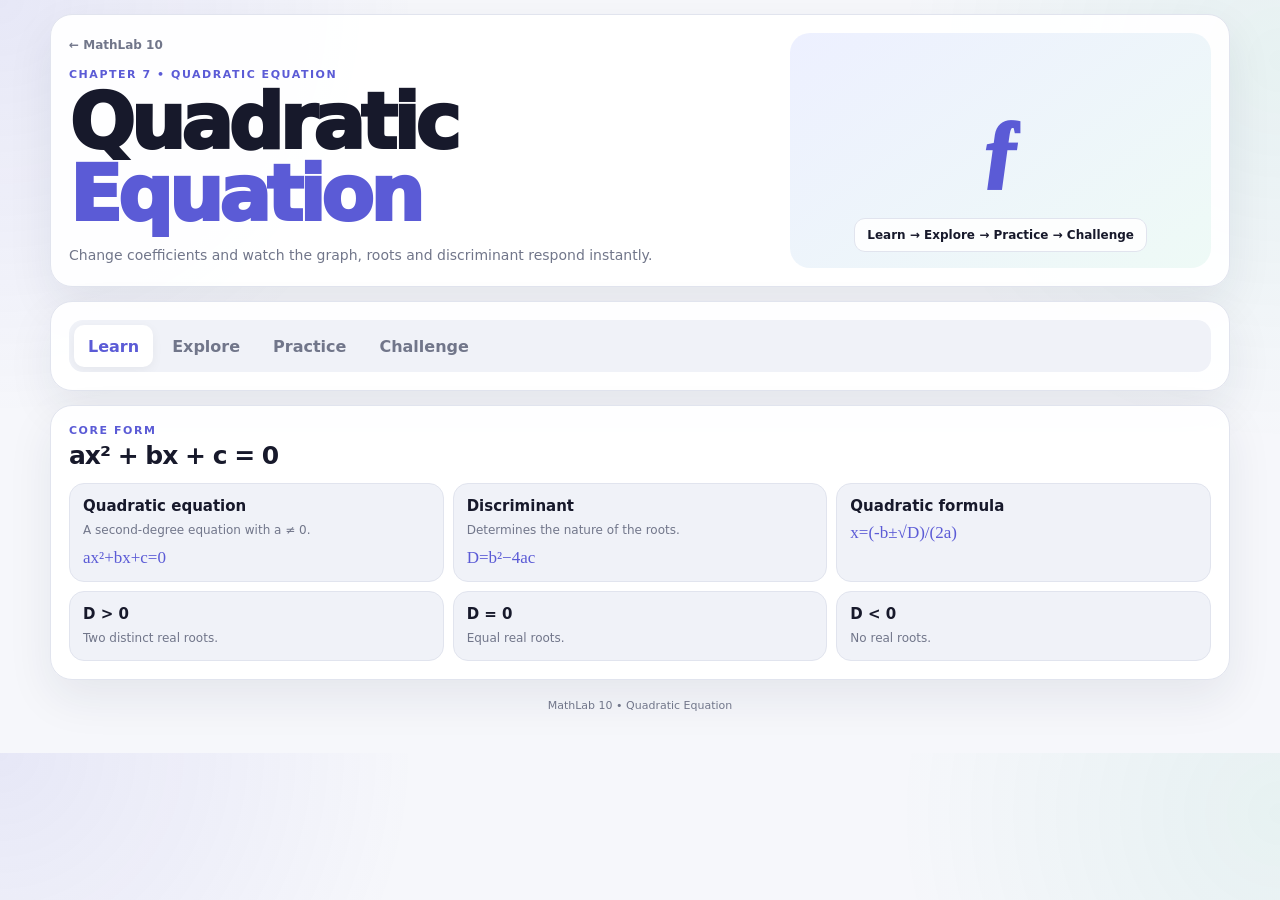
<file: modules/quadratic-equation/index.html>
<!DOCTYPE html>
<html lang="en">
<head><meta charset="UTF-8"><meta name="viewport" content="width=device-width, initial-scale=1.0"><meta name="theme-color" content="#5b5bd6">
<title>Quadratic Equation — MathLab 10</title><link rel="stylesheet" href="../shared/lab.css"></head>
<body><main class="app">
<section class="panel hero"><div><a class="back" href="../../index.html">← MathLab 10</a><div class="kicker">Chapter 7 • Quadratic Equation</div><h1>Quadratic <span>Equation</span></h1><p>Change coefficients and watch the graph, roots and discriminant respond instantly.</p></div><div class="hero-art"><div class="hero-symbol">ƒ</div><div class="hero-chip">Learn → Explore → Practice → Challenge</div></div></section>
<section class="panel"><div class="tabs"><button class="tab active" data-page="learn">Learn</button><button class="tab" data-page="explore">Explore</button><button class="tab" data-page="practice">Practice</button><button class="tab" data-page="challenge">Challenge</button></div></section>
<section id="page-learn" class="panel page"><div class="section-head"><div><div class="kicker">Core form</div><h2>ax² + bx + c = 0</h2></div></div><div class="learn-grid">
<div class="learn-card"><h3>Quadratic equation</h3><p>A second-degree equation with a ≠ 0.</p><span class="formula">ax²+bx+c=0</span></div>
<div class="learn-card"><h3>Discriminant</h3><p>Determines the nature of the roots.</p><span class="formula">D=b²−4ac</span></div>
<div class="learn-card"><h3>Quadratic formula</h3><span class="formula">x=(-b±√D)/(2a)</span></div>
<div class="learn-card"><h3>D &gt; 0</h3><p>Two distinct real roots.</p></div><div class="learn-card"><h3>D = 0</h3><p>Equal real roots.</p></div><div class="learn-card"><h3>D &lt; 0</h3><p>No real roots.</p></div>
</div></section>
<section id="page-explore" class="panel page hidden"><div class="grid2"><aside class="panel"><div class="controls"><div class="control"><label>a</label><input id="qa" type="range" min="-5" max="5" value="1" step=".5"><input id="qan" type="number" value="1" step=".5"></div><div class="control"><label>b</label><input id="qb" type="range" min="-10" max="10" value="-3" step=".5"><input id="qbn" type="number" value="-3" step=".5"></div><div class="control"><label>c</label><input id="qc" type="range" min="-10" max="10" value="2" step=".5"><input id="qcn" type="number" value="2" step=".5"></div></div></aside><section class="panel"><div class="metrics" id="qMetrics"></div><div class="visual"><svg id="qSvg" viewBox="0 0 700 380"></svg></div></section></div></section>
<section id="page-practice" class="panel page hidden"><div class="challenge"><div class="problem">Solve x² − 5x + 6 = 0.</div><div class="btnrow"><button class="primary" id="qReveal">Reveal factorization</button></div><div id="qRevealText" class="feedback"></div></div></section>
<section id="page-challenge" class="panel page hidden"><div class="challenge"><div class="problem">For x² + 2x + 5 = 0, classify the roots using the discriminant.</div><div class="btnrow"><button class="ghost qOpt">Two real roots</button><button class="ghost qOpt">Equal roots</button><button class="ghost qOpt" data-good="1">No real roots</button></div><div id="qFb" class="feedback"></div></div></section>
<footer>MathLab 10 • Quadratic Equation</footer></main>
<script>
document.querySelectorAll(".tab").forEach(b=>b.addEventListener("click",()=>{document.querySelectorAll(".tab").forEach(x=>x.classList.remove("active"));b.classList.add("active");document.querySelectorAll(".page").forEach(p=>p.classList.add("hidden"));document.getElementById("page-"+b.dataset.page).classList.remove("hidden")}));

const q$=s=>document.querySelector(s);function link(r,n){q$(r).oninput=()=>{q$(n).value=q$(r).value;qRender()};q$(n).oninput=()=>{q$(r).value=q$(n).value;qRender()}}link("#qa","#qan");link("#qb","#qbn");link("#qc","#qcn");
function qRender(){let a=+q$("#qan").value||1,b=+q$("#qbn").value,c=+q$("#qcn").value,D=b*b-4*a*c,roots;if(D>=0){roots=[(-b+Math.sqrt(D))/(2*a),(-b-Math.sqrt(D))/(2*a)]}q$("#qMetrics").innerHTML=[["Equation",`${a}x² ${b<0?"−":"+"} ${Math.abs(b)}x ${c<0?"−":"+"} ${Math.abs(c)}`],["D",D],["Root 1",roots?roots[0].toFixed(2):"complex"],["Root 2",roots?roots[1].toFixed(2):"complex"]].map((x,i)=>`<div class="metric ${i===1?"primary":""}"><div class="k">${x[0]}</div><div class="v" style="${i===0?'font-size:15px':''}">${x[1]}</div></div>`).join("");
let svg=q$("#qSvg"),pts=[];for(let px=0;px<=700;px+=4){let x=(px-350)/35,y=a*x*x+b*x+c,py=190-y*18;pts.push([px,py])}svg.innerHTML=`<line x1="0" y1="190" x2="700" y2="190" stroke="#aeb4c3"/><line x1="350" y1="0" x2="350" y2="380" stroke="#aeb4c3"/><polyline points="${pts.map(p=>p.join(",")).join(" ")}" fill="none" stroke="#5b5bd6" stroke-width="4"/>`+(roots?roots.map(r=>`<circle cx="${350+r*35}" cy="190" r="7" fill="#fff" stroke="#16a37a" stroke-width="4"/>`).join(""):"")}
q$("#qReveal").onclick=()=>q$("#qRevealText").innerHTML="x² − 5x + 6 = (x−2)(x−3), so x = 2 or 3.";document.querySelectorAll(".qOpt").forEach(b=>b.onclick=()=>q$("#qFb").textContent=b.dataset.good?"✅ Correct. D=4−20=-16<0.":"Check D=b²−4ac.");qRender();

</script></body></html>
</file>
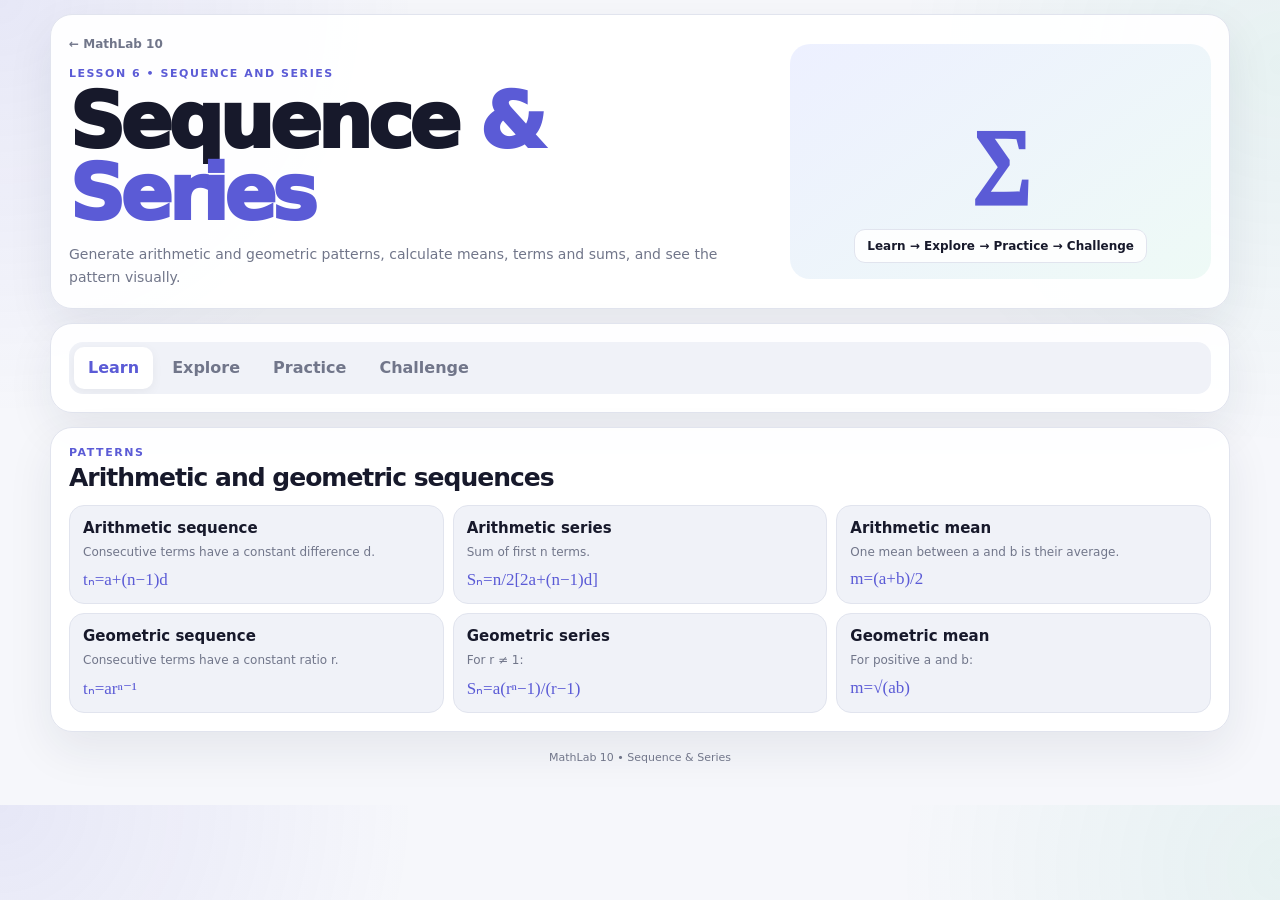
<file: modules/sequence-series/index.html>
<!DOCTYPE html>
<html lang="en">
<head><meta charset="UTF-8"><meta name="viewport" content="width=device-width, initial-scale=1.0"><meta name="theme-color" content="#5b5bd6">
<title>Sequence & Series — MathLab 10</title><link rel="stylesheet" href="../shared/lab.css"></head>
<body><main class="app">
<section class="panel hero"><div><a class="back" href="../../index.html">← MathLab 10</a><div class="kicker">Lesson 6 • Sequence and Series</div><h1>Sequence <span>& Series</span></h1><p>Generate arithmetic and geometric patterns, calculate means, terms and sums, and see the pattern visually.</p></div><div class="hero-art"><div class="hero-symbol">∑</div><div class="hero-chip">Learn → Explore → Practice → Challenge</div></div></section>
<section class="panel"><div class="tabs"><button class="tab active" data-page="learn">Learn</button><button class="tab" data-page="explore">Explore</button><button class="tab" data-page="practice">Practice</button><button class="tab" data-page="challenge">Challenge</button></div></section>
<section id="page-learn" class="panel page"><div class="section-head"><div><div class="kicker">Patterns</div><h2>Arithmetic and geometric sequences</h2></div></div><div class="learn-grid">
<div class="learn-card"><h3>Arithmetic sequence</h3><p>Consecutive terms have a constant difference d.</p><span class="formula">tₙ=a+(n−1)d</span></div>
<div class="learn-card"><h3>Arithmetic series</h3><p>Sum of first n terms.</p><span class="formula">Sₙ=n/2[2a+(n−1)d]</span></div>
<div class="learn-card"><h3>Arithmetic mean</h3><p>One mean between a and b is their average.</p><span class="formula">m=(a+b)/2</span></div>
<div class="learn-card"><h3>Geometric sequence</h3><p>Consecutive terms have a constant ratio r.</p><span class="formula">tₙ=arⁿ⁻¹</span></div>
<div class="learn-card"><h3>Geometric series</h3><p>For r ≠ 1:</p><span class="formula">Sₙ=a(rⁿ−1)/(r−1)</span></div>
<div class="learn-card"><h3>Geometric mean</h3><p>For positive a and b:</p><span class="formula">m=√(ab)</span></div>
</div></section>
<section id="page-explore" class="panel page hidden"><div class="grid2"><aside class="panel"><div class="section-head"><div><div class="kicker">Pattern explorer</div><h2>Build a sequence</h2></div></div><div class="controls" style="margin-top:12px">
<div class="control"><label>Type</label><select id="sqType"><option value="ap">Arithmetic (AP)</option><option value="gp">Geometric (GP)</option></select></div>
<div class="control"><label>First term a</label><input id="sqA" type="number" value="3"></div>
<div class="control"><label id="sqParamLabel">Common difference d</label><input id="sqP" type="number" value="4" step=".5"></div>
<div class="control"><label>Number of terms n</label><input id="sqN" type="number" value="8" min="2" max="20"></div>
</div></aside><section class="panel"><div class="metrics" id="sqMetrics"></div><div class="visual"><div id="sqTerms" style="display:flex;gap:8px;flex-wrap:wrap"></div><svg id="sqSvg" viewBox="0 0 700 300" style="margin-top:8px"></svg></div></section></div></section>
<section id="page-practice" class="panel page hidden"><div class="section-head"><div><div class="kicker">Means</div><h2>Insert arithmetic or geometric means</h2></div></div><div class="grid3"><div class="mini"><h3>Arithmetic mean</h3><p>Between 7 and 17</p><div class="formula">(7+17)/2 = 12</div></div><div class="mini"><h3>Three arithmetic means</h3><p>Between 3 and 23</p><div class="formula">8, 13, 18</div></div><div class="mini"><h3>Geometric mean</h3><p>Between 2 and 32</p><div class="formula">√64 = 8</div></div></div></section>
<section id="page-challenge" class="panel page hidden"><div class="section-head"><div><div class="kicker">Challenge</div><h2>Find the missing term</h2></div><button class="ghost" id="sqNew">New</button></div><div class="challenge"><div id="sqPrompt" class="problem"></div><input id="sqAns" type="number" style="margin-top:10px"><div class="btnrow"><button class="green" id="sqCheck">Check</button></div><div id="sqFb" class="feedback"></div></div></section>
<footer>MathLab 10 • Sequence & Series</footer></main>
<script>
document.querySelectorAll(".tab").forEach(b=>b.addEventListener("click",()=>{document.querySelectorAll(".tab").forEach(x=>x.classList.remove("active"));b.classList.add("active");document.querySelectorAll(".page").forEach(p=>p.classList.add("hidden"));document.getElementById("page-"+b.dataset.page).classList.remove("hidden")}));

const s$=x=>document.querySelector(x);function sqRender(){let type=s$("#sqType").value,a=+s$("#sqA").value,p=+s$("#sqP").value,n=Math.max(2,Math.min(20,+s$("#sqN").value||2));s$("#sqParamLabel").textContent=type==="ap"?"Common difference d":"Common ratio r";let terms=Array.from({length:n},(_,i)=>type==="ap"?a+i*p:a*Math.pow(p,i)),last=terms.at(-1),sum=terms.reduce((x,y)=>x+y,0);s$("#sqMetrics").innerHTML=[["First",a],["Last",last],["n",n],["Sum",sum]].map((x,i)=>`<div class="metric ${i===3?"primary":""}"><div class="k">${x[0]}</div><div class="v">${Number(x[1]).toLocaleString(undefined,{maximumFractionDigits:2})}</div></div>`).join("");s$("#sqTerms").innerHTML=terms.map((t,i)=>`<span style="padding:9px 11px;border:1px solid var(--border);border-radius:12px;background:#fff;font-weight:900">${i+1}: ${Number(t).toLocaleString(undefined,{maximumFractionDigits:2})}</span>`).join("");let vals=terms.map(Math.abs),max=Math.max(...vals,1),pts=terms.map((v,i)=>[50+i*(600/Math.max(n-1,1)),260-(Math.abs(v)/max)*210]);s$("#sqSvg").innerHTML=`<line x1="45" y1="260" x2="660" y2="260" stroke="#bbc0ce"/><polyline points="${pts.map(p=>p.join(",")).join(" ")}" fill="none" stroke="#5b5bd6" stroke-width="4"/>`+pts.map((p,i)=>`<circle cx="${p[0]}" cy="${p[1]}" r="5" fill="#fff" stroke="#5b5bd6" stroke-width="3"/>`).join("")}
["#sqType","#sqA","#sqP","#sqN"].forEach(id=>s$(id).oninput=sqRender);let sqC={};function sqNew(){let a=[2,3,5,7][Math.floor(Math.random()*4)],d=[2,3,4,5][Math.floor(Math.random()*4)],k=[3,4,5][Math.floor(Math.random()*3)],ans=a+(k-1)*d;sqC={ans};s$("#sqPrompt").textContent=`In the AP ${a}, ${a+d}, ${a+2*d}, ... find the ${k}th term.`;s$("#sqAns").value="";s$("#sqFb").textContent=""}s$("#sqNew").onclick=sqNew;s$("#sqCheck").onclick=()=>s$("#sqFb").textContent=(+s$("#sqAns").value===sqC.ans)?"✅ Correct.":"Use tₙ = a + (n−1)d.";sqRender();sqNew();

</script></body></html>
</file>
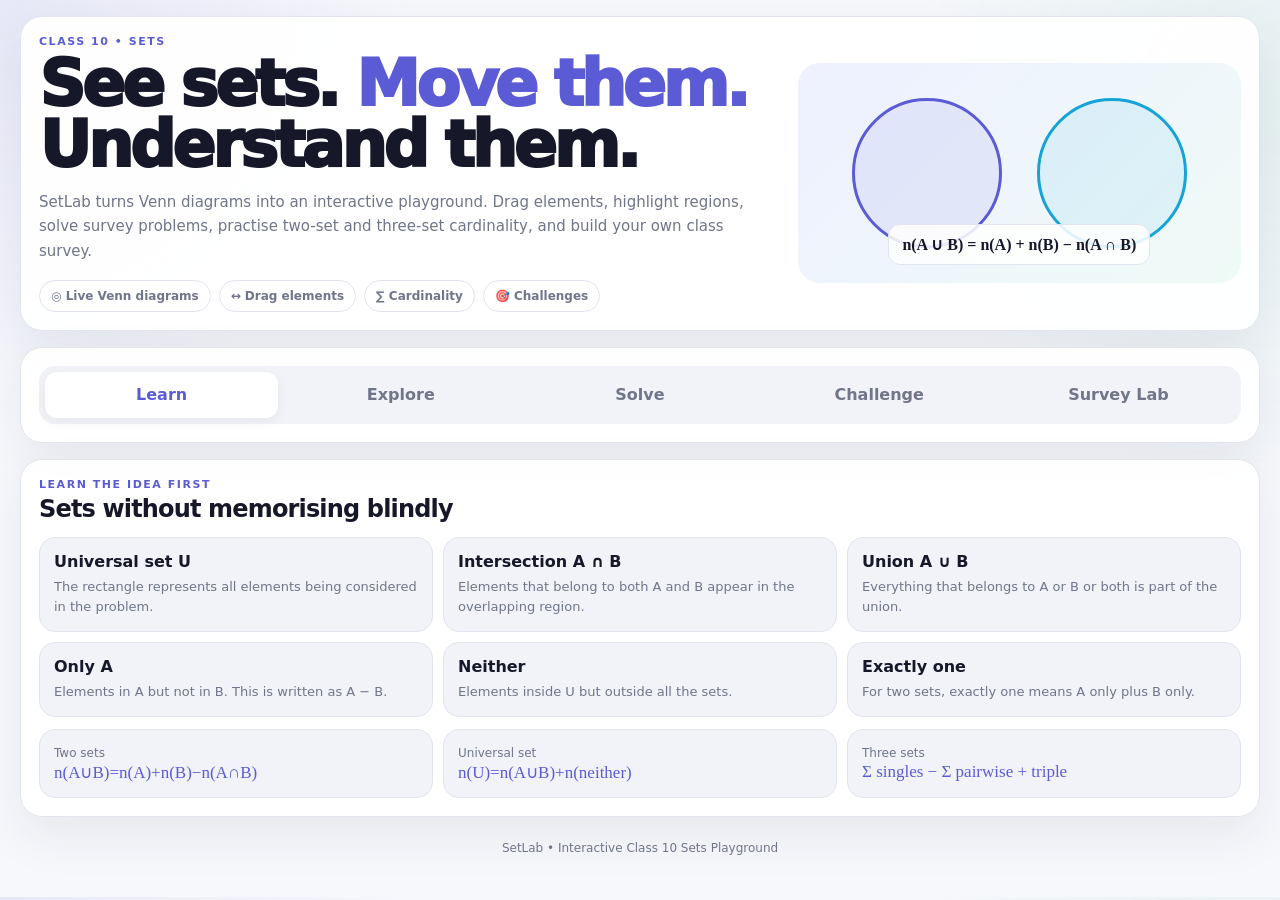
<file: modules/sets/index.html>
<!DOCTYPE html>
<html lang="en">
<head>
<meta charset="UTF-8">
<meta name="viewport" content="width=device-width, initial-scale=1.0">
<meta name="theme-color" content="#5b5bd6">
<title>SetLab — Interactive Venn Diagram Playground</title>
<style>
:root{
  --bg:#f7f8fc; --card:#ffffff; --panel:#f1f3f9; --text:#16182a; --muted:#70758a;
  --border:#e2e5ef; --accent:#5b5bd6; --accent2:#19a37a; --accent3:#f59e0b;
  --a:#5b5bd6; --b:#16a3d6; --c:#f59e0b; --danger:#e85d75; --success:#16a34a;
  --shadow:0 18px 50px rgba(28,34,65,.08); --radius:22px;
}
*{box-sizing:border-box}
html{scroll-behavior:smooth}
body{
  margin:0; min-width:320px; color:var(--text);
  font-family:Inter,ui-sans-serif,system-ui,-apple-system,BlinkMacSystemFont,"Segoe UI",sans-serif;
  background:
    radial-gradient(circle at 0% 0%,rgba(91,91,214,.10),transparent 26rem),
    radial-gradient(circle at 100% 12%,rgba(25,163,122,.08),transparent 24rem),
    var(--bg);
}
button,input,select,textarea{font:inherit}
button{cursor:pointer}
button:focus-visible,input:focus-visible,textarea:focus-visible,select:focus-visible{
  outline:3px solid rgba(91,91,214,.22); outline-offset:2px;
}
.app{width:min(1240px,calc(100% - 24px));margin:16px auto 40px}
.stack{display:grid;gap:16px}
.panel{background:rgba(255,255,255,.96);border:1px solid var(--border);border-radius:var(--radius);box-shadow:var(--shadow);padding:18px;min-width:0}
.hero{display:grid;grid-template-columns:minmax(0,1.25fr) minmax(260px,.75fr);gap:20px;align-items:center;overflow:hidden}
.kicker{font-size:11px;font-weight:900;letter-spacing:.14em;text-transform:uppercase;color:var(--accent)}
.hero h1{font-size:clamp(2.2rem,5vw,4.5rem);line-height:.95;letter-spacing:-.055em;margin:6px 0 0;font-weight:950}
.hero h1 span{color:var(--accent)}
.hero p{max-width:720px;color:var(--muted);line-height:1.65;margin:14px 0 0;font-size:15px}
.hero-pills{display:flex;gap:8px;flex-wrap:wrap;margin-top:16px}
.pill{padding:8px 11px;border:1px solid var(--border);border-radius:999px;background:var(--card);font-size:12px;font-weight:800;color:var(--muted)}
.hero-art{min-height:220px;border-radius:22px;background:linear-gradient(135deg,#eef0ff,#effbf7);position:relative;display:grid;place-items:center;overflow:hidden}
.hero-art .circle-a,.hero-art .circle-b{position:absolute;width:150px;height:150px;border-radius:50%;border:3px solid}
.hero-art .circle-a{left:54px;border-color:var(--a);background:rgba(91,91,214,.09)}
.hero-art .circle-b{right:54px;border-color:var(--b);background:rgba(22,163,214,.09)}
.hero-art .formula{position:absolute;bottom:18px;background:rgba(255,255,255,.86);border:1px solid var(--border);border-radius:12px;padding:10px 13px;font-family:Georgia,serif;font-weight:700}
.topnav{display:grid;grid-template-columns:repeat(5,minmax(0,1fr));gap:6px;background:var(--panel);padding:6px;border-radius:16px}
.navbtn{border:0;background:transparent;border-radius:12px;padding:12px 8px;font-weight:850;color:var(--muted);min-height:46px}
.navbtn.active{background:var(--card);color:var(--accent);box-shadow:0 3px 14px rgba(0,0,0,.06)}
.section-title{display:flex;align-items:flex-end;justify-content:space-between;gap:14px;flex-wrap:wrap}
.section-title h2{margin:4px 0 0;font-size:24px;letter-spacing:-.035em}
.small{font-size:12px;color:var(--muted);line-height:1.5}
.mode-switch{display:grid;grid-template-columns:1fr 1fr;gap:4px;background:var(--panel);padding:4px;border-radius:12px}
.mode-switch button{border:0;background:transparent;border-radius:9px;padding:9px 13px;font-weight:850;color:var(--muted)}
.mode-switch button.active{background:var(--card);color:var(--accent)}
.lab-grid{display:grid;grid-template-columns:minmax(0,1.25fr) minmax(300px,.75fr);gap:16px}
.venn-card{min-width:0}
.stage-wrap{position:relative;margin-top:12px;border:1px solid var(--border);border-radius:20px;background:
  linear-gradient(rgba(91,91,214,.035) 1px,transparent 1px),
  linear-gradient(90deg,rgba(91,91,214,.035) 1px,transparent 1px),
  #fbfcff;background-size:24px 24px;overflow:hidden}
#vennSvg{display:block;width:100%;height:auto;min-height:420px;touch-action:none}
.token-layer{position:absolute;inset:0;pointer-events:none}
.token{
  position:absolute;transform:translate(-50%,-50%);min-width:34px;height:34px;padding:0 9px;border-radius:999px;
  display:grid;place-items:center;font-size:13px;font-weight:900;background:#fff;border:2px solid var(--accent);
  box-shadow:0 4px 12px rgba(30,34,60,.12);pointer-events:auto;user-select:none;touch-action:none;cursor:grab;
}
.token.dragging{cursor:grabbing;transform:translate(-50%,-50%) scale(1.08);z-index:50}
.svg-label{font:800 22px Inter,system-ui,sans-serif;fill:var(--text)}
.svg-small{font:700 14px Inter,system-ui,sans-serif;fill:var(--muted)}
.circleA{fill:rgba(91,91,214,.08);stroke:var(--a);stroke-width:3}
.circleB{fill:rgba(22,163,214,.08);stroke:var(--b);stroke-width:3}
.circleC{fill:rgba(245,158,11,.08);stroke:var(--c);stroke-width:3}
.universe{fill:none;stroke:#aab0c2;stroke-width:2}
.highlight{fill:rgba(91,91,214,.16);stroke:none;pointer-events:none}
.sidebar{display:grid;gap:12px}
.card-mini{border:1px solid var(--border);border-radius:16px;background:var(--panel);padding:13px}
.card-mini h3{font-size:15px;margin:0 0 8px}
.stats{display:grid;grid-template-columns:repeat(2,minmax(0,1fr));gap:8px}
.stat{background:var(--card);border:1px solid var(--border);border-radius:13px;padding:11px;min-width:0}
.stat .k{font-size:11px;color:var(--muted);font-weight:850;text-transform:uppercase;letter-spacing:.08em}
.stat .v{font-size:22px;font-weight:950;margin-top:4px;overflow-wrap:anywhere}
.region-buttons{display:flex;flex-wrap:wrap;gap:7px}
.region-buttons button{border:1px solid var(--border);background:var(--card);border-radius:999px;padding:8px 10px;font-size:12px;font-weight:850;color:var(--text)}
.region-buttons button.active{background:var(--accent);color:#fff;border-color:var(--accent)}
.token-bank{display:flex;flex-wrap:wrap;gap:8px}
.bank-chip{border:1px dashed var(--border);background:var(--card);border-radius:999px;padding:8px 10px;font-size:12px;font-weight:850}
.primary,.ghost,.success-btn{border:0;border-radius:12px;min-height:44px;padding:10px 14px;font-weight:850}
.primary{background:var(--accent);color:white}
.ghost{background:var(--panel);color:var(--text);border:1px solid var(--border)}
.success-btn{background:var(--accent2);color:white}
.btn-row{display:flex;gap:8px;flex-wrap:wrap}
.learn-grid{display:grid;grid-template-columns:repeat(3,minmax(0,1fr));gap:10px;margin-top:14px}
.learn-card{border:1px solid var(--border);background:var(--panel);border-radius:16px;padding:14px}
.learn-card h3{margin:0 0 6px;font-size:16px}
.learn-card p{margin:0;color:var(--muted);font-size:13px;line-height:1.55}
.formula-board{display:grid;grid-template-columns:repeat(3,minmax(0,1fr));gap:10px;margin-top:12px}
.formula-box{border:1px solid var(--border);background:var(--panel);border-radius:16px;padding:14px}
.formula-box code{font-family:Georgia,serif;font-size:17px;color:var(--accent)}
.solve-layout{display:grid;grid-template-columns:minmax(0,1fr) minmax(300px,.8fr);gap:16px;margin-top:12px}
.problem{font-size:17px;line-height:1.65;font-weight:750}
.step{display:none;border-left:4px solid var(--accent);padding:10px 12px;margin-top:10px;background:var(--panel);border-radius:0 12px 12px 0}
.step.show{display:block}
.answer-grid{display:grid;grid-template-columns:repeat(2,minmax(0,1fr));gap:8px}
.answer-grid button{min-height:52px;border:1px solid var(--border);background:var(--card);border-radius:13px;font-weight:850}
.answer-grid button.correct{border-color:var(--success);background:#ecfdf3;color:#166534}
.answer-grid button.wrong{border-color:var(--danger);background:#fff1f4;color:#9f1239}
.challenge-card{display:grid;grid-template-columns:minmax(0,1fr) 280px;gap:16px}
.puzzle-regions{display:grid;grid-template-columns:repeat(2,minmax(0,1fr));gap:9px;margin-top:12px}
.puzzle-regions label{border:1px solid var(--border);border-radius:13px;background:var(--panel);padding:10px;font-size:12px;font-weight:800}
.puzzle-regions input{margin-top:6px;width:100%;min-height:42px;border:1px solid var(--border);border-radius:9px;padding:8px;background:var(--card)}
.feedback{min-height:24px;margin-top:10px;font-weight:850;font-size:13px}
.survey-grid{display:grid;grid-template-columns:minmax(0,.8fr) minmax(0,1.2fr);gap:16px}
.field{display:grid;gap:6px;margin-bottom:10px}
.field label{font-size:12px;font-weight:850;color:var(--muted)}
.field input,.field textarea,.field select{width:100%;min-height:44px;border:1px solid var(--border);border-radius:11px;background:var(--card);padding:10px;color:var(--text)}
.field textarea{min-height:90px;resize:vertical}
.survey-result{display:grid;grid-template-columns:repeat(4,minmax(0,1fr));gap:8px}
.footer{color:var(--muted);font-size:12px;text-align:center;padding:8px 0 2px}
.hidden{display:none!important}
@media(max-width:900px){
  .hero{grid-template-columns:1fr}.hero-art{display:none}.lab-grid,.solve-layout,.survey-grid,.challenge-card{grid-template-columns:1fr}
  .learn-grid,.formula-board{grid-template-columns:1fr 1fr}.survey-result{grid-template-columns:1fr 1fr}
}
@media(max-width:640px){
  .app{width:min(100% - 16px,1240px);margin-top:8px}.panel{padding:14px;border-radius:18px}.hero h1{font-size:clamp(2.1rem,12vw,3.2rem)}
  .topnav{display:flex;overflow-x:auto;scrollbar-width:none}.topnav::-webkit-scrollbar{display:none}.navbtn{flex:0 0 auto;padding-inline:14px}
  #vennSvg{min-height:330px}.stats{grid-template-columns:1fr 1fr}.learn-grid,.formula-board{grid-template-columns:1fr}
}
@media(max-width:390px){
  .stats,.survey-result,.answer-grid,.puzzle-regions{grid-template-columns:1fr}
  #vennSvg{min-height:300px}
}
@media(prefers-reduced-motion:reduce){*{scroll-behavior:auto!important;transition:none!important;animation:none!important}}
</style>
</head>
<body>
<main class="app">
  <div class="stack">
    <section class="panel hero">
      <div>
        <div class="kicker">Class 10 • Sets</div>
        <h1>See sets. <span>Move them.</span> Understand them.</h1>
        <p>SetLab turns Venn diagrams into an interactive playground. Drag elements, highlight regions, solve survey problems, practise two-set and three-set cardinality, and build your own class survey.</p>
        <div class="hero-pills">
          <span class="pill">◎ Live Venn diagrams</span>
          <span class="pill">↔ Drag elements</span>
          <span class="pill">∑ Cardinality</span>
          <span class="pill">🎯 Challenges</span>
        </div>
      </div>
      <div class="hero-art" aria-hidden="true">
        <div class="circle-a"></div><div class="circle-b"></div>
        <div class="formula">n(A ∪ B) = n(A) + n(B) − n(A ∩ B)</div>
      </div>
    </section>

    <section class="panel">
      <nav class="topnav" aria-label="SetLab sections">
        <button class="navbtn active" data-page="learn">Learn</button>
        <button class="navbtn" data-page="explore">Explore</button>
        <button class="navbtn" data-page="solve">Solve</button>
        <button class="navbtn" data-page="challenge">Challenge</button>
        <button class="navbtn" data-page="survey">Survey Lab</button>
      </nav>
    </section>

    <section id="page-learn" class="panel page">
      <div class="section-title">
        <div><div class="kicker">Learn the idea first</div><h2>Sets without memorising blindly</h2></div>
      </div>
      <div class="learn-grid">
        <div class="learn-card"><h3>Universal set U</h3><p>The rectangle represents all elements being considered in the problem.</p></div>
        <div class="learn-card"><h3>Intersection A ∩ B</h3><p>Elements that belong to both A and B appear in the overlapping region.</p></div>
        <div class="learn-card"><h3>Union A ∪ B</h3><p>Everything that belongs to A or B or both is part of the union.</p></div>
        <div class="learn-card"><h3>Only A</h3><p>Elements in A but not in B. This is written as A − B.</p></div>
        <div class="learn-card"><h3>Neither</h3><p>Elements inside U but outside all the sets.</p></div>
        <div class="learn-card"><h3>Exactly one</h3><p>For two sets, exactly one means A only plus B only.</p></div>
      </div>
      <div class="formula-board">
        <div class="formula-box"><div class="small">Two sets</div><code>n(A∪B)=n(A)+n(B)−n(A∩B)</code></div>
        <div class="formula-box"><div class="small">Universal set</div><code>n(U)=n(A∪B)+n(neither)</code></div>
        <div class="formula-box"><div class="small">Three sets</div><code>Σ singles − Σ pairwise + triple</code></div>
      </div>
    </section>

    <section id="page-explore" class="page hidden">
      <div class="lab-grid">
        <section class="panel venn-card">
          <div class="section-title">
            <div><div class="kicker">Venn Playground</div><h2>Drag the elements</h2></div>
            <div class="mode-switch">
              <button id="twoSetBtn" class="active">2 Sets</button>
              <button id="threeSetBtn">3 Sets</button>
            </div>
          </div>
          <div class="stage-wrap" id="stage">
            <svg id="vennSvg" viewBox="0 0 700 460" aria-label="Interactive Venn diagram"></svg>
            <div class="token-layer" id="tokenLayer"></div>
          </div>
          <div class="small" style="margin-top:10px">Drag a number into a region. On mobile, press and drag with one finger.</div>
        </section>

        <aside class="panel sidebar">
          <div class="card-mini">
            <h3>Live cardinalities</h3>
            <div class="stats" id="stats"></div>
          </div>

          <div class="card-mini">
            <h3>Highlight a region</h3>
            <div class="region-buttons" id="regionButtons"></div>
          </div>

          <div class="card-mini">
            <h3>Elements</h3>
            <div class="token-bank" id="tokenBank"></div>
            <div class="btn-row" style="margin-top:10px">
              <button class="ghost" id="resetTokens">Reset</button>
              <button class="primary" id="randomTokens">Randomise</button>
            </div>
          </div>

          <div class="card-mini">
            <h3>What does the highlight mean?</h3>
            <div class="small" id="regionExplain">Tap a region button to see its meaning.</div>
          </div>
        </aside>
      </div>
    </section>

    <section id="page-solve" class="panel page hidden">
      <div class="section-title">
        <div><div class="kicker">Guided problem solver</div><h2>Read → model → solve</h2></div>
        <button class="ghost" id="newProblem">New problem</button>
      </div>
      <div class="solve-layout">
        <div>
          <div class="problem" id="problemText"></div>
          <div id="solveSteps"></div>
          <div class="btn-row" style="margin-top:12px">
            <button class="primary" id="nextStep">Show next step</button>
            <button class="ghost" id="restartProblem">Restart</button>
          </div>
        </div>
        <div class="card-mini">
          <h3>Quick check</h3>
          <div class="small" id="questionText"></div>
          <div class="answer-grid" id="answerGrid" style="margin-top:10px"></div>
          <div class="feedback" id="solveFeedback"></div>
        </div>
      </div>
    </section>

    <section id="page-challenge" class="panel page hidden">
      <div class="section-title">
        <div><div class="kicker">Set Detective</div><h2>Fill the missing regions</h2></div>
        <button class="ghost" id="newChallenge">New challenge</button>
      </div>
      <div class="challenge-card">
        <div>
          <div class="problem" id="challengePrompt"></div>
          <div class="puzzle-regions">
            <label>A only<input id="inpAonly" type="number" inputmode="numeric"></label>
            <label>A ∩ B<input id="inpBoth" type="number" inputmode="numeric"></label>
            <label>B only<input id="inpBonly" type="number" inputmode="numeric"></label>
            <label>Neither<input id="inpNeither" type="number" inputmode="numeric"></label>
          </div>
          <div class="btn-row" style="margin-top:12px">
            <button class="success-btn" id="checkChallenge">Check answers</button>
            <button class="ghost" id="hintChallenge">Hint</button>
          </div>
          <div class="feedback" id="challengeFeedback"></div>
        </div>
        <div class="card-mini">
          <h3>Remember</h3>
          <div class="small">For two sets:</div>
          <p style="font-family:Georgia,serif;font-size:18px">A only = n(A) − n(A∩B)</p>
          <p style="font-family:Georgia,serif;font-size:18px">B only = n(B) − n(A∩B)</p>
          <p style="font-family:Georgia,serif;font-size:18px">Neither = n(U) − n(A∪B)</p>
        </div>
      </div>
    </section>

    <section id="page-survey" class="panel page hidden">
      <div class="section-title">
        <div><div class="kicker">Survey Lab</div><h2>Turn your class data into a Venn diagram</h2></div>
      </div>
      <div class="survey-grid" style="margin-top:12px">
        <div>
          <div class="field"><label>Survey question</label><textarea id="surveyQuestion">Which game do you like?</textarea></div>
          <div class="field"><label>Set A label</label><input id="surveyA" value="Cricket"></div>
          <div class="field"><label>Set B label</label><input id="surveyB" value="Football"></div>
          <div class="field"><label>A only</label><input id="surveyAonly" type="number" min="0" value="12"></div>
          <div class="field"><label>Both</label><input id="surveyBoth" type="number" min="0" value="9"></div>
          <div class="field"><label>B only</label><input id="surveyBonly" type="number" min="0" value="8"></div>
          <div class="field"><label>Neither</label><input id="surveyNeither" type="number" min="0" value="3"></div>
          <button class="primary" id="buildSurvey">Build survey</button>
        </div>

        <div>
          <div class="stage-wrap">
            <svg id="surveySvg" viewBox="0 0 700 460"></svg>
          </div>
          <div class="survey-result" id="surveyStats" style="margin-top:10px"></div>
          <div class="card-mini" style="margin-top:10px">
            <h3 id="surveyDisplayQuestion">Which game do you like?</h3>
            <div class="small" id="surveyInsight"></div>
          </div>
        </div>
      </div>
    </section>

    <div class="footer">SetLab • Interactive Class 10 Sets Playground</div>
  </div>
</main>

<script>
(() => {
  const qs = s => document.querySelector(s);
  const qsa = s => [...document.querySelectorAll(s)];
  const NS = "http://www.w3.org/2000/svg";

  // Navigation
  qsa(".navbtn").forEach(btn => btn.addEventListener("click", () => {
    qsa(".navbtn").forEach(b => b.classList.remove("active"));
    btn.classList.add("active");
    qsa(".page").forEach(p => p.classList.add("hidden"));
    qs("#page-" + btn.dataset.page).classList.remove("hidden");
  }));

  // Explore state
  const stage = qs("#stage"), svg = qs("#vennSvg"), tokenLayer = qs("#tokenLayer");
  const stats = qs("#stats"), regionButtons = qs("#regionButtons"), regionExplain = qs("#regionExplain"), tokenBank = qs("#tokenBank");
  let setMode = 2;
  let highlightMode = "";
  const tokenValues = [1,2,3,4,5,6,7,8,9,10];
  let tokens = [];

  function svgEl(name, attrs={}) {
    const el = document.createElementNS(NS, name);
    Object.entries(attrs).forEach(([k,v]) => el.setAttribute(k,v));
    return el;
  }

  function addText(x,y,text,cls="svg-label",anchor="middle", parent=svg){
    const t = svgEl("text",{x,y,class:cls,"text-anchor":anchor});
    t.textContent = text; parent.appendChild(t);
  }

  function layout(){
    svg.innerHTML = "";
    svg.appendChild(svgEl("rect",{x:35,y:35,width:630,height:390,rx:18,class:"universe"}));
    addText(635,62,"U","svg-label");
    if(setMode===2){
      svg.appendChild(svgEl("circle",{cx:285,cy:225,r:125,class:"circleA"}));
      svg.appendChild(svgEl("circle",{cx:415,cy:225,r:125,class:"circleB"}));
      addText(225,105,"A");
      addText(475,105,"B");
    }else{
      svg.appendChild(svgEl("circle",{cx:275,cy:195,r:115,class:"circleA"}));
      svg.appendChild(svgEl("circle",{cx:425,cy:195,r:115,class:"circleB"}));
      svg.appendChild(svgEl("circle",{cx:350,cy:300,r:115,class:"circleC"}));
      addText(220,80,"A");
      addText(480,80,"B");
      addText(350,430,"C");
    }
    drawHighlight();
  }

  function inCircle(x,y,cx,cy,r){return (x-cx)**2+(y-cy)**2 <= r*r}
  function classify(x,y){
    if(setMode===2){
      const A=inCircle(x,y,285,225,125), B=inCircle(x,y,415,225,125);
      if(A&&B) return "AB"; if(A) return "A"; if(B) return "B"; return "N";
    }else{
      const A=inCircle(x,y,275,195,115), B=inCircle(x,y,425,195,115), C=inCircle(x,y,350,300,115);
      if(A&&B&&C) return "ABC";
      if(A&&B) return "AB";
      if(A&&C) return "AC";
      if(B&&C) return "BC";
      if(A) return "A";
      if(B) return "B";
      if(C) return "C";
      return "N";
    }
  }

  function defaultPos(i){
    if(setMode===2){
      const poses=[[215,200],[255,255],[350,225],[470,190],[450,265],[105,100],[580,100],[180,320],[520,335],[350,370]];
      return poses[i%poses.length];
    }
    const poses=[[230,150],[470,150],[350,195],[285,275],[415,275],[350,315],[350,245],[110,110],[590,110],[105,350]];
    return poses[i%poses.length];
  }

  function renderTokens(reset=false){
    tokenLayer.innerHTML="";
    if(reset || tokens.length!==tokenValues.length){
      tokens = tokenValues.map((v,i)=>{const p=defaultPos(i);return {v,x:p[0],y:p[1]};});
    }
    tokens.forEach((t,i)=>{
      const d=document.createElement("div");
      d.className="token"; d.textContent=t.v; d.dataset.i=i;
      placeToken(d,t.x,t.y);
      d.addEventListener("pointerdown", startDrag);
      tokenLayer.appendChild(d);
    });
    updateStats(); renderBank();
  }

  function stageCoords(clientX,clientY){
    const r=stage.getBoundingClientRect();
    return {x:(clientX-r.left)/r.width*700,y:(clientY-r.top)/r.height*460};
  }
  function placeToken(el,x,y){
    el.style.left=(x/700*100)+"%"; el.style.top=(y/460*100)+"%";
  }
  function startDrag(e){
    e.preventDefault();
    const el=e.currentTarget, idx=+el.dataset.i;
    el.setPointerCapture(e.pointerId); el.classList.add("dragging");
    const move=ev=>{
      const p=stageCoords(ev.clientX,ev.clientY);
      tokens[idx].x=Math.max(48,Math.min(652,p.x));
      tokens[idx].y=Math.max(48,Math.min(412,p.y));
      placeToken(el,tokens[idx].x,tokens[idx].y); updateStats();
    };
    const up=ev=>{
      el.classList.remove("dragging"); el.releasePointerCapture(ev.pointerId);
      el.removeEventListener("pointermove",move); el.removeEventListener("pointerup",up);
    };
    el.addEventListener("pointermove",move); el.addEventListener("pointerup",up);
  }

  function counts(){
    const c={A:0,B:0,C:0,AB:0,AC:0,BC:0,ABC:0,N:0};
    tokens.forEach(t=>c[classify(t.x,t.y)]++);
    return c;
  }
  function updateStats(){
    const c=counts();
    let items;
    if(setMode===2){
      const nA=c.A+c.AB, nB=c.B+c.AB, union=nA+nB-c.AB;
      items=[["n(A)",nA],["n(B)",nB],["n(A∩B)",c.AB],["n(A∪B)",union],["A only",c.A],["B only",c.B],["Neither",c.N],["n(U)",tokens.length]];
    }else{
      const nA=c.A+c.AB+c.AC+c.ABC, nB=c.B+c.AB+c.BC+c.ABC, nC=c.C+c.AC+c.BC+c.ABC;
      const union=tokens.length-c.N;
      items=[["n(A)",nA],["n(B)",nB],["n(C)",nC],["A∩B∩C",c.ABC],["Union",union],["Neither",c.N],["n(U)",tokens.length]];
    }
    stats.innerHTML=items.map(([k,v])=>`<div class="stat"><div class="k">${k}</div><div class="v">${v}</div></div>`).join("");
  }

  function renderBank(){
    const c=counts();
    tokenBank.innerHTML=tokens.map(t=>`<span class="bank-chip">${t.v} → ${classify(t.x,t.y)}</span>`).join("");
  }

  function regionDefs(){
    return setMode===2 ? [
      ["intersection","A ∩ B","Elements in both A and B."],
      ["union","A ∪ B","Elements in A or B or both."],
      ["aonly","A − B","Elements in A but not in B."],
      ["bonly","B − A","Elements in B but not in A."],
      ["neither","Neither","Elements in U but outside A and B."]
    ] : [
      ["triple","A ∩ B ∩ C","Elements common to all three sets."],
      ["union3","A ∪ B ∪ C","Everything in at least one set."],
      ["ab","A ∩ B","Overlap of A and B, including the triple intersection."],
      ["ac","A ∩ C","Overlap of A and C, including the triple intersection."],
      ["bc","B ∩ C","Overlap of B and C, including the triple intersection."],
      ["neither","Neither","Elements outside all three sets."]
    ];
  }
  function renderRegionButtons(){
    regionButtons.innerHTML="";
    regionDefs().forEach(([id,label,exp])=>{
      const b=document.createElement("button"); b.textContent=label;
      if(highlightMode===id)b.classList.add("active");
      b.onclick=()=>{highlightMode=highlightMode===id?"":id; regionExplain.textContent=highlightMode?exp:"Tap a region button to see its meaning."; renderRegionButtons(); layout();};
      regionButtons.appendChild(b);
    });
  }

  function drawHighlight(){
    if(!highlightMode)return;
    const g=svgEl("g",{opacity:"1"}); svg.insertBefore(g,svg.firstChild.nextSibling);
    if(setMode===2){
      if(highlightMode==="intersection"){
        g.appendChild(svgEl("path",{d:"M 350 105 A 125 125 0 0 1 350 345 A 125 125 0 0 1 350 105 Z",class:"highlight"}));
      }else if(highlightMode==="union"){
        g.appendChild(svgEl("circle",{cx:285,cy:225,r:125,class:"highlight"})); g.appendChild(svgEl("circle",{cx:415,cy:225,r:125,class:"highlight"}));
      }else if(highlightMode==="aonly"){
        g.appendChild(svgEl("path",{d:"M 285 100 A 125 125 0 1 0 285 350 A 125 125 0 0 0 350 345 A 125 125 0 0 1 350 105 A 125 125 0 0 0 285 100 Z",class:"highlight"}));
      }else if(highlightMode==="bonly"){
        g.appendChild(svgEl("path",{d:"M 415 100 A 125 125 0 1 1 415 350 A 125 125 0 0 1 350 345 A 125 125 0 0 0 350 105 A 125 125 0 0 1 415 100 Z",class:"highlight"}));
      }else if(highlightMode==="neither"){
        g.appendChild(svgEl("rect",{x:35,y:35,width:630,height:390,rx:18,class:"highlight"}));
      }
    }else{
      if(highlightMode==="union3"){
        [[275,195],[425,195],[350,300]].forEach(([cx,cy])=>g.appendChild(svgEl("circle",{cx,cy,r:115,class:"highlight"})));
      }else if(highlightMode==="neither"){
        g.appendChild(svgEl("rect",{x:35,y:35,width:630,height:390,rx:18,class:"highlight"}));
      }else{
        const pos={triple:[350,245,55],ab:[350,170,65],ac:[310,270,65],bc:[390,270,65]}[highlightMode];
        if(pos)g.appendChild(svgEl("circle",{cx:pos[0],cy:pos[1],r:pos[2],class:"highlight"}));
      }
    }
  }

  qs("#twoSetBtn").onclick=()=>{setMode=2;qs("#twoSetBtn").classList.add("active");qs("#threeSetBtn").classList.remove("active");highlightMode="";layout();renderTokens(true);renderRegionButtons();}
  qs("#threeSetBtn").onclick=()=>{setMode=3;qs("#threeSetBtn").classList.add("active");qs("#twoSetBtn").classList.remove("active");highlightMode="";layout();renderTokens(true);renderRegionButtons();}
  qs("#resetTokens").onclick=()=>renderTokens(true);
  qs("#randomTokens").onclick=()=>{tokens=tokens.map(t=>({...t,x:70+Math.random()*560,y:70+Math.random()*320}));renderTokens(false);};

  // Guided solver
  const problems=[
    {text:"In a survey of 300 people, 175 liked cricket, 150 liked football and 25 liked neither.", ask:"How many liked both games?", ans:50, opts:[25,50,75,100],
      steps:["Let n(C∩F)=x.","Cricket only = 175 − x and Football only = 150 − x.","Use the universal total: 300 = (175−x) + x + (150−x) + 25.","So 300 = 350 − x, therefore x = 50."]},
    {text:"Among 120 students, 30 like only Mathematics, 40 like only English and 10 like neither subject.", ask:"How many like both subjects?", ans:40, opts:[30,40,50,60],
      steps:["Let the intersection be x.","Total = Math only + English only + both + neither.","120 = 30 + 40 + x + 10.","x = 120 − 80 = 40."]},
    {text:"In a class of 95 students, Mathematics : Science = 4 : 5. Ten like neither and 15 like both.", ask:"How many students like at least one subject?", ans:85, opts:[70,80,85,90],
      steps:["At least one means the union.","n(U) = n(A∪B) + neither.","95 = n(A∪B) + 10.","Therefore n(A∪B) = 85."]}
  ];
  let problemIndex=0, stepIndex=0;
  function renderProblem(){
    const p=problems[problemIndex]; qs("#problemText").textContent=p.text; qs("#questionText").textContent=p.ask; stepIndex=0; qs("#solveFeedback").textContent="";
    qs("#solveSteps").innerHTML=p.steps.map((s,i)=>`<div class="step" data-step="${i}"><strong>Step ${i+1}</strong><div>${s}</div></div>`).join("");
    qs("#answerGrid").innerHTML=p.opts.map(o=>`<button data-v="${o}">${o}</button>`).join("");
    qsa("#answerGrid button").forEach(b=>b.onclick=()=>{qsa("#answerGrid button").forEach(x=>x.classList.remove("correct","wrong"));const ok=+b.dataset.v===p.ans;b.classList.add(ok?"correct":"wrong");qs("#solveFeedback").textContent=ok?"✅ Correct.":"Not yet. Use the Venn regions and try again.";});
  }
  qs("#nextStep").onclick=()=>{const el=qs(`[data-step="${stepIndex}"]`);if(el){el.classList.add("show");stepIndex++;}};
  qs("#restartProblem").onclick=renderProblem;
  qs("#newProblem").onclick=()=>{problemIndex=(problemIndex+1)%problems.length;renderProblem();};

  // Challenge
  let ch={U:100,A:55,B:45,I:20};
  function makeChallenge(){
    const pool=[
      {U:100,A:55,B:45,I:20},
      {U:180,A:95,B:80,I:35},
      {U:250,A:140,B:120,I:50},
      {U:90,A:48,B:40,I:18}
    ]; ch=pool[Math.floor(Math.random()*pool.length)];
    qs("#challengePrompt").textContent=`Given n(U) = ${ch.U}, n(A) = ${ch.A}, n(B) = ${ch.B}, and n(A ∩ B) = ${ch.I}, fill all four Venn regions.`;
    ["#inpAonly","#inpBoth","#inpBonly","#inpNeither"].forEach(id=>qs(id).value=""); qs("#challengeFeedback").textContent="";
  }
  qs("#checkChallenge").onclick=()=>{
    const a=ch.A-ch.I,b=ch.B-ch.I,both=ch.I,neither=ch.U-(a+b+both);
    const vals=[+qs("#inpAonly").value,+qs("#inpBoth").value,+qs("#inpBonly").value,+qs("#inpNeither").value];
    const ok=vals[0]===a&&vals[1]===both&&vals[2]===b&&vals[3]===neither;
    qs("#challengeFeedback").textContent=ok?"✅ Perfect — every region is correct.":`Try again. Hint: start with the intersection (${both}), then subtract it from n(A) and n(B).`;
    qs("#challengeFeedback").style.color=ok?"var(--success)":"var(--danger)";
  };
  qs("#hintChallenge").onclick=()=>qs("#challengeFeedback").textContent="Hint: A only = n(A) − n(A∩B). Do the same for B.";
  qs("#newChallenge").onclick=makeChallenge;

  // Survey
  function surveyBuild(){
    const A=qs("#surveyA").value||"A",B=qs("#surveyB").value||"B";
    const ao=Math.max(0,+qs("#surveyAonly").value||0), both=Math.max(0,+qs("#surveyBoth").value||0), bo=Math.max(0,+qs("#surveyBonly").value||0), neither=Math.max(0,+qs("#surveyNeither").value||0);
    const total=ao+both+bo+neither, union=ao+both+bo;
    const s=qs("#surveySvg"); s.innerHTML="";
    s.appendChild(svgEl("rect",{x:35,y:35,width:630,height:390,rx:18,class:"universe"}));
    s.appendChild(svgEl("circle",{cx:285,cy:225,r:125,class:"circleA"})); s.appendChild(svgEl("circle",{cx:415,cy:225,r:125,class:"circleB"}));
    addText(220,105,A,"svg-label","middle",s); addText(480,105,B,"svg-label","middle",s); addText(635,62,"U","svg-label","middle",s);
    addText(235,230,String(ao),"svg-label","middle",s); addText(350,230,String(both),"svg-label","middle",s); addText(465,230,String(bo),"svg-label","middle",s); addText(590,360,String(neither),"svg-label","middle",s);
    qs("#surveyStats").innerHTML=[["Total",total],["At least one",union],["Exactly one",ao+bo],["Both",both]].map(([k,v])=>`<div class="stat"><div class="k">${k}</div><div class="v">${v}</div></div>`).join("");
    qs("#surveyDisplayQuestion").textContent=qs("#surveyQuestion").value;
    qs("#surveyInsight").textContent=`${union} students chose at least one option, ${ao+bo} chose exactly one, ${both} chose both, and ${neither} chose neither.`;
  }
  qs("#buildSurvey").onclick=surveyBuild;

  layout(); renderTokens(true); renderRegionButtons(); renderProblem(); makeChallenge(); surveyBuild();
})();
</script>
</body>
</html>
</file>
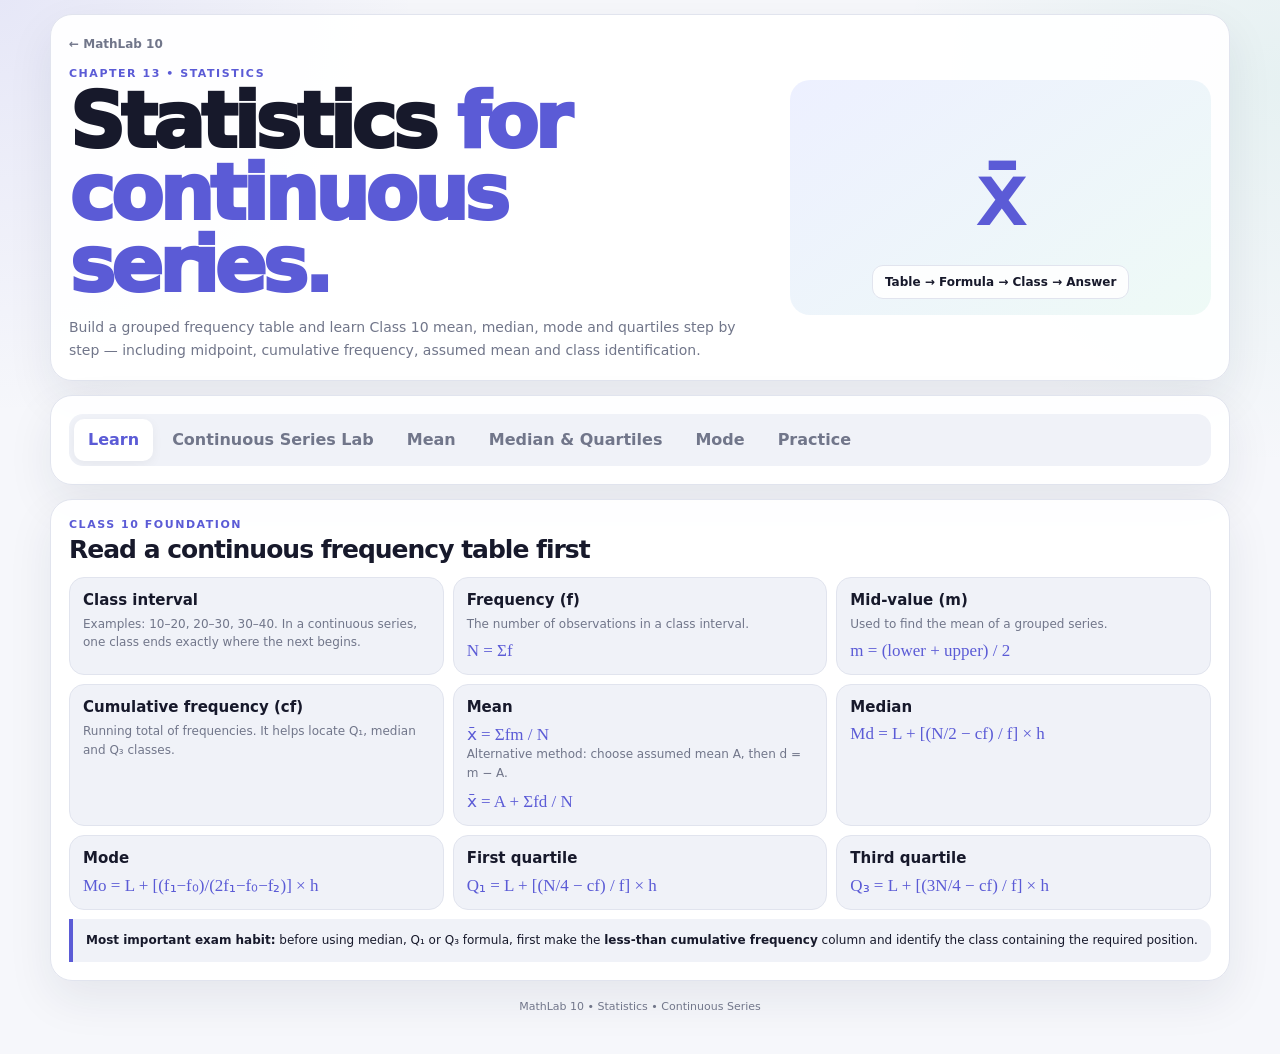
<file: modules/statistics/index.html>
<!DOCTYPE html>
<html lang="en">
<head>
<meta charset="UTF-8">
<meta name="viewport" content="width=device-width, initial-scale=1.0">
<meta name="theme-color" content="#5b5bd6">
<title>Statistics — MathLab 10</title>
<link rel="stylesheet" href="../shared/lab.css">
<style>
.stats-layout{display:grid;grid-template-columns:minmax(300px,.78fr) minmax(0,1.22fr);gap:14px}
.data-actions{display:flex;gap:7px;flex-wrap:wrap;margin-top:9px}
.edit-table input{min-width:78px}
.edit-table .remove{width:36px;height:36px;border:1px solid var(--border);border-radius:9px;background:#fff;font-weight:900}
.calc-table tr.q1-row td{background:rgba(18,158,198,.08)}
.calc-table tr.med-row td{background:rgba(91,91,214,.08)}
.calc-table tr.q3-row td{background:rgba(245,158,11,.08)}
.calc-table tr.mode-row td{box-shadow:inset 3px 0 0 var(--green)}
.status{padding:9px 11px;border-radius:11px;font-size:12px;font-weight:800;margin-top:9px}
.status.good{background:#edf9f5;color:#13795b;border:1px solid #bdebdc}
.status.warn{background:#fff7e8;color:#986711;border:1px solid #f1d69b}
.status.bad{background:#fff0f3;color:#b21f43;border:1px solid #f2c0cc}
.formula-grid{display:grid;grid-template-columns:repeat(3,minmax(0,1fr));gap:9px;margin-top:12px}
.formula-card{border:1px solid var(--border);background:var(--panel);border-radius:15px;padding:13px}
.formula-card h3{margin:0 0 7px;font-size:14px}
.formula-card .result{font-size:24px;font-weight:950;letter-spacing:-.04em;margin-top:8px}
.step-box{border-left:4px solid var(--accent);background:var(--panel);border-radius:0 13px 13px 0;padding:12px 13px;font-size:12px;line-height:1.65;margin-top:9px}
.step-box strong{color:var(--text)}
.stat-badge{display:inline-flex;align-items:center;gap:5px;padding:5px 8px;border:1px solid var(--border);border-radius:999px;background:#fff;font-size:10px;font-weight:900;margin:2px}
.visual-tabs{display:flex;gap:5px;margin-bottom:9px;flex-wrap:wrap}
.visual-tabs button{border:1px solid var(--border);background:#fff;border-radius:9px;padding:7px 10px;font-weight:850;color:var(--muted)}
.visual-tabs button.active{background:var(--accent);color:#fff;border-color:var(--accent)}
.quartile-line{position:relative;height:100px;margin:18px 12px 0}
.quartile-line .axis{position:absolute;left:2%;right:2%;top:49px;height:6px;background:#dfe2eb;border-radius:999px}
.qmark{position:absolute;top:29px;transform:translateX(-50%);text-align:center;min-width:70px}
.qmark::after{content:"";display:block;width:4px;height:42px;background:var(--accent);margin:3px auto 0;border-radius:4px}
.qmark.q1::after{background:var(--blue)}.qmark.q3::after{background:var(--warm)}
.qmark b{font-size:12px}.qmark span{display:block;font-size:10px;color:var(--muted)}
.legend-row{display:flex;gap:6px;flex-wrap:wrap;margin-top:8px}
.mean-methods{display:grid;grid-template-columns:1fr 1fr;gap:12px}
.exam-grid{display:grid;grid-template-columns:repeat(2,minmax(0,1fr));gap:10px}
.answer-chip{font-family:Georgia,serif;color:var(--accent);font-size:18px;font-weight:700}
#statsSvg{min-height:340px}
@media(max-width:900px){.stats-layout,.mean-methods{grid-template-columns:1fr}.formula-grid{grid-template-columns:1fr 1fr}}
@media(max-width:600px){.formula-grid,.exam-grid{grid-template-columns:1fr}.edit-table input{min-width:66px}.quartile-line{margin-left:2px;margin-right:2px}.qmark{min-width:54px}}
</style>
</head>

<body>
<main class="app">

<section class="panel hero">
  <div>
    <a class="back" href="../../index.html">← MathLab 10</a>
    <div class="kicker">Chapter 13 • Statistics</div>
    <h1>Statistics <span>for continuous series.</span></h1>
    <p>Build a grouped frequency table and learn Class 10 mean, median, mode and quartiles step by step — including midpoint, cumulative frequency, assumed mean and class identification.</p>
  </div>
  <div class="hero-art">
    <div class="hero-symbol">x̄</div>
    <div class="hero-chip">Table → Formula → Class → Answer</div>
  </div>
</section>

<section class="panel">
  <div class="tabs">
    <button class="tab active" data-page="learn">Learn</button>
    <button class="tab" data-page="lab">Continuous Series Lab</button>
    <button class="tab" data-page="mean">Mean</button>
    <button class="tab" data-page="median">Median & Quartiles</button>
    <button class="tab" data-page="mode">Mode</button>
    <button class="tab" data-page="practice">Practice</button>
  </div>
</section>

<section id="page-learn" class="panel page">
  <div class="section-head">
    <div><div class="kicker">Class 10 foundation</div><h2>Read a continuous frequency table first</h2></div>
  </div>

  <div class="learn-grid">
    <div class="learn-card">
      <h3>Class interval</h3>
      <p>Examples: 10–20, 20–30, 30–40. In a continuous series, one class ends exactly where the next begins.</p>
    </div>
    <div class="learn-card">
      <h3>Frequency (f)</h3>
      <p>The number of observations in a class interval.</p>
      <span class="formula">N = Σf</span>
    </div>
    <div class="learn-card">
      <h3>Mid-value (m)</h3>
      <p>Used to find the mean of a grouped series.</p>
      <span class="formula">m = (lower + upper) / 2</span>
    </div>
    <div class="learn-card">
      <h3>Cumulative frequency (cf)</h3>
      <p>Running total of frequencies. It helps locate Q₁, median and Q₃ classes.</p>
    </div>
    <div class="learn-card">
      <h3>Mean</h3>
      <span class="formula">x̄ = Σfm / N</span>
      <p>Alternative method: choose assumed mean A, then d = m − A.</p>
      <span class="formula">x̄ = A + Σfd / N</span>
    </div>
    <div class="learn-card">
      <h3>Median</h3>
      <span class="formula">Md = L + [(N/2 − cf) / f] × h</span>
    </div>
    <div class="learn-card">
      <h3>Mode</h3>
      <span class="formula">Mo = L + [(f₁−f₀)/(2f₁−f₀−f₂)] × h</span>
    </div>
    <div class="learn-card">
      <h3>First quartile</h3>
      <span class="formula">Q₁ = L + [(N/4 − cf) / f] × h</span>
    </div>
    <div class="learn-card">
      <h3>Third quartile</h3>
      <span class="formula">Q₃ = L + [(3N/4 − cf) / f] × h</span>
    </div>
  </div>

  <div class="step-box">
    <strong>Most important exam habit:</strong> before using median, Q₁ or Q₃ formula, first make the <strong>less-than cumulative frequency</strong> column and identify the class containing the required position.
  </div>
</section>

<section id="page-lab" class="page hidden">
  <div class="stats-layout">
    <aside class="panel">
      <div class="section-head">
        <div><div class="kicker">Editable frequency table</div><h2>Enter a continuous series</h2></div>
      </div>

      <div class="control" style="margin-top:12px">
        <label>Example dataset</label>
        <select id="presetSelect" style="margin-top:7px">
          <option value="quartile">Quartile example — 10–80</option>
          <option value="median">Median example — 0–56</option>
          <option value="mean">Mean example — 10–50</option>
          <option value="mode">Mode practice — 0–60</option>
          <option value="inclusive">Inclusive classes — practise making continuous</option>
        </select>
      </div>

      <div class="tablewrap" style="margin-top:10px">
        <table class="table edit-table">
          <thead><tr><th>Lower</th><th>Upper</th><th>f</th><th></th></tr></thead>
          <tbody id="editRows"></tbody>
        </table>
      </div>

      <div class="data-actions">
        <button id="addClass" class="ghost" type="button">+ Add class</button>
        <button id="makeContinuous" class="ghost" type="button">Make continuous</button>
        <button id="resetData" class="primary" type="button">Load example</button>
      </div>

      <div id="seriesStatus" class="status good"></div>

      <div class="step-box">
        <strong>Continuous series check:</strong> if classes are written like 10–19, 20–29, use the correction factor:
        <span class="formula">correction = gap / 2</span>
        Then subtract it from lower limits and add it to upper limits.
      </div>
    </aside>

    <section class="panel">
      <div class="section-head">
        <div><div class="kicker">Automatic working table</div><h2>m, fm and cumulative frequency</h2></div>
        <div class="legend-row">
          <span class="stat-badge">Q₁ class</span>
          <span class="stat-badge">Median class</span>
          <span class="stat-badge">Q₃ class</span>
          <span class="stat-badge">Modal class</span>
        </div>
      </div>

      <div class="metrics" id="mainMetrics" style="margin-top:10px"></div>

      <div class="tablewrap" style="margin-top:10px">
        <table class="table calc-table">
          <thead>
            <tr><th>Class</th><th>f</th><th>m</th><th>fm</th><th>cf</th></tr>
          </thead>
          <tbody id="calcRows"></tbody>
          <tfoot id="calcFoot"></tfoot>
        </table>
      </div>

      <div class="visual">
        <div class="visual-tabs">
          <button id="histBtn" class="active" type="button">Frequency graph</button>
          <button id="ogiveBtn" type="button">Cumulative frequency</button>
        </div>
        <svg id="statsSvg" viewBox="0 0 760 360" aria-label="Statistics graph"></svg>
      </div>
    </section>
  </div>
</section>

<section id="page-mean" class="panel page hidden">
  <div class="section-head">
    <div><div class="kicker">Mean of continuous series</div><h2>Two methods, same answer</h2></div>
  </div>

  <div class="mean-methods" style="margin-top:12px">
    <div class="panel">
      <div class="kicker">Method 1 • Direct method</div>
      <h2 style="margin:4px 0 0">x̄ = Σfm / N</h2>
      <div id="directMeanWorking" class="step-box"></div>
    </div>
    <div class="panel">
      <div class="kicker">Method 2 • Assumed mean</div>
      <h2 style="margin:4px 0 0">x̄ = A + Σfd / N</h2>
      <div id="assumedMeanWorking" class="step-box"></div>
    </div>
  </div>

  <div class="visual" style="margin-top:12px">
    <div class="small">Assumed-mean table</div>
    <div class="tablewrap">
      <table class="table">
        <thead><tr><th>Class</th><th>f</th><th>m</th><th>d = m − A</th><th>fd</th></tr></thead>
        <tbody id="assumedRows"></tbody>
        <tfoot id="assumedFoot"></tfoot>
      </table>
    </div>
  </div>
</section>

<section id="page-median" class="panel page hidden">
  <div class="section-head">
    <div><div class="kicker">Positional measures</div><h2>Q₁, Median and Q₃</h2></div>
  </div>

  <div class="formula-grid" id="quartileCards"></div>

  <div class="visual">
    <div class="small">Quartiles divide the distribution into four parts</div>
    <div class="quartile-line">
      <div class="axis"></div>
      <div id="q1Mark" class="qmark q1"><b>Q₁</b><span></span></div>
      <div id="medMark" class="qmark"><b>Median</b><span></span></div>
      <div id="q3Mark" class="qmark q3"><b>Q₃</b><span></span></div>
    </div>
  </div>

  <div class="step-box" id="quartileWorking"></div>
</section>

<section id="page-mode" class="panel page hidden">
  <div class="section-head">
    <div><div class="kicker">Mode from continuous series</div><h2>Start with the modal class</h2></div>
  </div>

  <div class="grid2" style="margin-top:12px">
    <div class="panel">
      <div class="formula">Mode = L + [(f₁ − f₀) / (2f₁ − f₀ − f₂)] × h</div>
      <div id="modeParameters" class="formula-grid" style="grid-template-columns:repeat(2,minmax(0,1fr))"></div>
    </div>

    <div class="panel">
      <div class="kicker">Substitution</div>
      <div id="modeWorking" class="step-box"></div>
    </div>
  </div>

  <div class="step-box">
    <strong>Remember:</strong> the modal class is the class interval with the highest frequency.
    Here, f₁ = frequency of modal class, f₀ = frequency before it, and f₂ = frequency after it.
  </div>
</section>

<section id="page-practice" class="panel page hidden">
  <div class="section-head">
    <div><div class="kicker">Exam practice</div><h2>Use the current table</h2></div>
    <button id="newQuestion" class="ghost" type="button">New question</button>
  </div>

  <div class="exam-grid" style="margin-top:12px">
    <div class="challenge">
      <div id="practicePrompt" class="problem"></div>
      <input id="practiceAns" type="number" step=".01" style="margin-top:10px">
      <div class="btnrow">
        <button id="checkPractice" class="green" type="button">Check</button>
        <button id="showHint" class="ghost" type="button">Hint</button>
      </div>
      <div id="practiceFb" class="feedback"></div>
    </div>

    <div class="mini">
      <h3>Fast formula map</h3>
      <p><strong>Mean:</strong> midpoint → fm → Σfm/N</p>
      <p><strong>Median:</strong> cf → N/2 → median class → formula</p>
      <p><strong>Q₁:</strong> cf → N/4 → Q₁ class → formula</p>
      <p><strong>Q₃:</strong> cf → 3N/4 → Q₃ class → formula</p>
      <p><strong>Mode:</strong> highest f → f₀, f₁, f₂ → formula</p>
    </div>
  </div>

  <div class="formula-grid" style="margin-top:12px">
    <div class="formula-card"><h3>Mean</h3><span class="formula">x̄ = Σfm/N</span></div>
    <div class="formula-card"><h3>Median</h3><span class="formula">L + [(N/2−cf)/f]h</span></div>
    <div class="formula-card"><h3>Mode</h3><span class="formula">L + [(f₁−f₀)/(2f₁−f₀−f₂)]h</span></div>
    <div class="formula-card"><h3>Q₁</h3><span class="formula">L + [(N/4−cf)/f]h</span></div>
    <div class="formula-card"><h3>Q₃</h3><span class="formula">L + [(3N/4−cf)/f]h</span></div>
  </div>
</section>

<footer>MathLab 10 • Statistics • Continuous Series</footer>
</main>

<script>
document.querySelectorAll(".tab").forEach(b=>b.addEventListener("click",()=>{
  document.querySelectorAll(".tab").forEach(x=>x.classList.remove("active"));
  b.classList.add("active");
  document.querySelectorAll(".page").forEach(p=>p.classList.add("hidden"));
  document.getElementById("page-"+b.dataset.page).classList.remove("hidden");
}));

const st$=s=>document.querySelector(s);

const PRESETS={
  quartile:[
    {l:10,u:20,f:2},{l:20,u:30,f:8},{l:30,u:40,f:15},
    {l:40,u:50,f:14},{l:50,u:60,f:10},{l:60,u:70,f:8},{l:70,u:80,f:3}
  ],
  median:[
    {l:0,u:8,f:6},{l:8,u:16,f:10},{l:16,u:24,f:16},
    {l:24,u:32,f:18},{l:32,u:40,f:12},{l:40,u:48,f:10},{l:48,u:56,f:8}
  ],
  mean:[
    {l:10,u:20,f:6},{l:20,u:30,f:14},{l:30,u:40,f:13},{l:40,u:50,f:7}
  ],
  mode:[
    {l:0,u:10,f:5},{l:10,u:20,f:9},{l:20,u:30,f:14},
    {l:30,u:40,f:20},{l:40,u:50,f:12},{l:50,u:60,f:6}
  ],
  inclusive:[
    {l:10,u:19,f:5},{l:20,u:29,f:9},{l:30,u:39,f:14},
    {l:40,u:49,f:18},{l:50,u:59,f:10}
  ]
};

let rows=[];
let visualMode="hist";
let currentStats=null;
let practice={};

function clonePreset(name){
  return PRESETS[name].map(x=>({...x}));
}

function fmt(n,d=2){
  if(!Number.isFinite(n)) return "—";
  const rounded=Math.round(n*Math.pow(10,d))/Math.pow(10,d);
  return rounded.toLocaleString(undefined,{maximumFractionDigits:d});
}

function renderEditor(){
  st$("#editRows").innerHTML=rows.map((r,i)=>`
    <tr data-row="${i}">
      <td><input type="number" step=".01" class="lower" value="${r.l}"></td>
      <td><input type="number" step=".01" class="upper" value="${r.u}"></td>
      <td><input type="number" step="1" min="0" class="freq" value="${r.f}"></td>
      <td><button type="button" class="remove" data-remove="${i}" aria-label="Remove class">×</button></td>
    </tr>`).join("");

  st$("#editRows").querySelectorAll("input").forEach(inp=>{
    inp.addEventListener("input",readEditorAndUpdate);
  });
  st$("#editRows").querySelectorAll("[data-remove]").forEach(btn=>{
    btn.addEventListener("click",()=>{
      if(rows.length<=2) return;
      rows.splice(+btn.dataset.remove,1);
      renderEditor();
      updateAll();
    });
  });
}

function readEditorAndUpdate(){
  const trs=[...st$("#editRows").querySelectorAll("tr")];
  rows=trs.map(tr=>({
    l:+tr.querySelector(".lower").value,
    u:+tr.querySelector(".upper").value,
    f:+tr.querySelector(".freq").value
  }));
  updateAll();
}

function validate(rs){
  if(rs.length<2) return {ok:false,msg:"Add at least two class intervals."};
  for(let i=0;i<rs.length;i++){
    const r=rs[i];
    if(!Number.isFinite(r.l)||!Number.isFinite(r.u)||!Number.isFinite(r.f))
      return {ok:false,msg:"Every lower limit, upper limit and frequency must be a number."};
    if(r.u<=r.l) return {ok:false,msg:`Class ${i+1}: upper limit must be greater than lower limit.`};
    if(r.f<0) return {ok:false,msg:`Class ${i+1}: frequency cannot be negative.`};
    if(i>0 && r.l<rs[i-1].l) return {ok:false,msg:"Keep class intervals in ascending order."};
  }

  const gaps=[];
  for(let i=0;i<rs.length-1;i++) gaps.push(rs[i+1].l-rs[i].u);
  const continuous=gaps.every(g=>Math.abs(g)<1e-9);
  const nonOverlap=gaps.every(g=>g>=-1e-9);
  if(!nonOverlap) return {ok:false,msg:"Class intervals overlap. Check the limits."};

  const positiveGaps=gaps.filter(g=>g>1e-9);
  return {
    ok:true,
    continuous,
    gaps,
    msg:continuous
      ?"✓ This is a continuous series: each class touches the next class."
      :`These classes are not continuous yet. Gap(s): ${positiveGaps.map(g=>fmt(g)).join(", ")}. Use “Make continuous” when the gaps are equal.`
  };
}

function computeStats(rs){
  let cf=0,sumFM=0,N=0;
  const data=rs.map((r,i)=>{
    const m=(r.l+r.u)/2;
    const fm=m*r.f;
    N+=r.f; sumFM+=fm; cf+=r.f;
    return {...r,m,fm,cf,h:r.u-r.l,index:i};
  });
  if(N<=0) return null;

  const mean=sumFM/N;

  function positional(pos){
    let prev=0;
    let found=data[data.length-1];
    for(const r of data){
      if(r.cf+1e-9>=pos){found=r;break}
      prev=r.cf;
    }
    const f=found.f;
    const value=f>0 ? found.l+((pos-prev)/f)*found.h : NaN;
    return {value,row:found,prevCf:prev,pos};
  }

  const q1=positional(N/4);
  const med=positional(N/2);
  const q3=positional(3*N/4);

  let maxF=Math.max(...data.map(r=>r.f));
  const modalIndices=data.filter(r=>r.f===maxF).map(r=>r.index);
  const mi=modalIndices[0];
  const mr=data[mi];
  const f1=mr.f, f0=mi>0?data[mi-1].f:0, f2=mi<data.length-1?data[mi+1].f:0;
  const den=2*f1-f0-f2;
  const mode=den!==0 ? mr.l+((f1-f0)/den)*mr.h : NaN;

  const assumedIndex=Math.floor((data.length-1)/2);
  const A=data[assumedIndex].m;
  let sumFD=0;
  const assumed=data.map(r=>{
    const d=r.m-A, fd=r.f*d;
    sumFD+=fd;
    return {...r,d,fd};
  });
  const meanAssumed=A+sumFD/N;

  return {data,N,sumFM,mean,q1,med,q3,mode,modalIndex:mi,modalIndices,f0,f1,f2,A,sumFD,assumed,meanAssumed};
}

function updateStatus(v){
  const el=st$("#seriesStatus");
  el.className="status "+(v.ok?(v.continuous?"good":"warn"):"bad");
  el.textContent=v.msg;
}

function updateAll(){
  const v=validate(rows);
  updateStatus(v);
  if(!v.ok){
    currentStats=null;
    clearOutputs();
    return;
  }
  currentStats=computeStats(rows);
  if(!currentStats){
    st$("#seriesStatus").className="status bad";
    st$("#seriesStatus").textContent="Total frequency N must be greater than zero.";
    clearOutputs();
    return;
  }
  renderCalculationTable();
  renderMainMetrics();
  renderGraph();
  renderMean();
  renderQuartiles();
  renderMode();
}

function clearOutputs(){
  st$("#mainMetrics").innerHTML="";
  st$("#calcRows").innerHTML="";
  st$("#calcFoot").innerHTML="";
  st$("#statsSvg").innerHTML="";
}

function rowClass(i){
  if(!currentStats) return "";
  const a=[];
  if(i===currentStats.q1.row.index) a.push("q1-row");
  if(i===currentStats.med.row.index) a.push("med-row");
  if(i===currentStats.q3.row.index) a.push("q3-row");
  if(i===currentStats.modalIndex) a.push("mode-row");
  return a.join(" ");
}

function renderCalculationTable(){
  const s=currentStats;
  st$("#calcRows").innerHTML=s.data.map(r=>`
    <tr class="${rowClass(r.index)}">
      <td>${fmt(r.l)}–${fmt(r.u)}</td>
      <td>${fmt(r.f,0)}</td>
      <td>${fmt(r.m)}</td>
      <td>${fmt(r.fm)}</td>
      <td>${fmt(r.cf,0)}</td>
    </tr>`).join("");
  st$("#calcFoot").innerHTML=`
    <tr><th>Total</th><th>Σf = ${fmt(s.N,0)}</th><th>—</th><th>Σfm = ${fmt(s.sumFM)}</th><th>—</th></tr>`;
}

function renderMainMetrics(){
  const s=currentStats;
  st$("#mainMetrics").innerHTML=[
    ["N",fmt(s.N,0)],
    ["Mean",fmt(s.mean)],
    ["Q₁",fmt(s.q1.value)],
    ["Median",fmt(s.med.value)],
    ["Q₃",fmt(s.q3.value)],
    ["Mode",fmt(s.mode)]
  ].map((x,i)=>`<div class="metric ${i===3?"primary":""}"><div class="k">${x[0]}</div><div class="v">${x[1]}</div></div>`).join("");
}

function renderGraph(){
  if(!currentStats) return;
  const s=currentStats;
  const svg=st$("#statsSvg");

  if(visualMode==="hist"){
    const maxF=Math.max(...s.data.map(r=>r.f),1);
    const n=s.data.length;
    const left=55,right=720,base=300,top=35;
    const plotW=right-left;
    const bw=plotW/n;
    let out=`<line x1="${left}" y1="${base}" x2="${right}" y2="${base}" stroke="#aeb4c3"/>
             <line x1="${left}" y1="${top}" x2="${left}" y2="${base}" stroke="#aeb4c3"/>`;

    s.data.forEach((r,i)=>{
      const h=r.f/maxF*220;
      const x=left+i*bw;
      const hit=i===s.modalIndex;
      out+=`<rect x="${x+1}" y="${base-h}" width="${Math.max(4,bw-2)}" height="${h}"
             fill="${hit?"#16a37a":"#5b5bd6"}" opacity="${hit?1:.82}"/>
             <text x="${x+bw/2}" y="${base+20}" text-anchor="middle" font-size="11" fill="#555b70">${fmt(r.l,0)}–${fmt(r.u,0)}</text>
             <text x="${x+bw/2}" y="${base-h-8}" text-anchor="middle" font-size="11" fill="#17192b">${fmt(r.f,0)}</text>`;
    });
    out+=`<text x="18" y="170" text-anchor="middle" transform="rotate(-90 18 170)" font-size="12" fill="#71768a">Frequency</text>`;
    svg.innerHTML=out;
  } else {
    const maxCf=s.N;
    const n=s.data.length;
    const left=55,right=720,base=300,top=35;
    const plotW=right-left;
    const points=[{x:s.data[0].l,cf:0},...s.data.map(r=>({x:r.u,cf:r.cf}))];
    const minX=points[0].x,maxX=points.at(-1).x;
    const X=x=>left+(x-minX)/(maxX-minX||1)*plotW;
    const Y=cf=>base-cf/maxCf*230;
    let out=`<line x1="${left}" y1="${base}" x2="${right}" y2="${base}" stroke="#aeb4c3"/>
             <line x1="${left}" y1="${top}" x2="${left}" y2="${base}" stroke="#aeb4c3"/>
             <polyline points="${points.map(p=>`${X(p.x)},${Y(p.cf)}`).join(" ")}" fill="none" stroke="#5b5bd6" stroke-width="4"/>`;

    points.forEach(p=>{
      out+=`<circle cx="${X(p.x)}" cy="${Y(p.cf)}" r="5" fill="#fff" stroke="#5b5bd6" stroke-width="3"/>`;
    });

    [["Q₁",s.N/4,"#129ec6"],["Md",s.N/2,"#5b5bd6"],["Q₃",3*s.N/4,"#f59e0b"]].forEach(([name,pos,color])=>{
      out+=`<line x1="${left}" y1="${Y(pos)}" x2="${right}" y2="${Y(pos)}" stroke="${color}" stroke-width="1.5" stroke-dasharray="6 5"/>
            <text x="${right-4}" y="${Y(pos)-5}" text-anchor="end" font-size="11" fill="${color}">${name}: position ${fmt(pos)}</text>`;
    });

    s.data.forEach(r=>{
      out+=`<text x="${X(r.u)}" y="${base+20}" text-anchor="middle" font-size="11" fill="#555b70">${fmt(r.u,0)}</text>`;
    });
    out+=`<text x="18" y="170" text-anchor="middle" transform="rotate(-90 18 170)" font-size="12" fill="#71768a">Cumulative frequency</text>`;
    svg.innerHTML=out;
  }
}

function renderMean(){
  if(!currentStats) return;
  const s=currentStats;
  st$("#directMeanWorking").innerHTML=
    `<strong>Step 1:</strong> Find each midpoint m = (lower + upper)/2.<br>`+
    `<strong>Step 2:</strong> Multiply f × m and add them: Σfm = <b>${fmt(s.sumFM)}</b>.<br>`+
    `<strong>Step 3:</strong> N = Σf = <b>${fmt(s.N,0)}</b>.<br>`+
    `<span class="formula">x̄ = ${fmt(s.sumFM)} / ${fmt(s.N,0)} = ${fmt(s.mean)}</span>`;

  st$("#assumedMeanWorking").innerHTML=
    `<strong>Choose A = ${fmt(s.A)}</strong> (a convenient midpoint).<br>`+
    `For each class, d = m − A and then find fd.<br>`+
    `Σfd = <b>${fmt(s.sumFD)}</b>, N = <b>${fmt(s.N,0)}</b>.<br>`+
    `<span class="formula">x̄ = ${fmt(s.A)} + (${fmt(s.sumFD)} / ${fmt(s.N,0)}) = ${fmt(s.meanAssumed)}</span>`;

  st$("#assumedRows").innerHTML=s.assumed.map(r=>`
    <tr><td>${fmt(r.l)}–${fmt(r.u)}</td><td>${fmt(r.f,0)}</td><td>${fmt(r.m)}</td><td>${fmt(r.d)}</td><td>${fmt(r.fd)}</td></tr>`
  ).join("");
  st$("#assumedFoot").innerHTML=`<tr><th>Total</th><th>N = ${fmt(s.N,0)}</th><th>—</th><th>—</th><th>Σfd = ${fmt(s.sumFD)}</th></tr>`;
}

function positionalCard(name,obj,formula){
  const r=obj.row;
  return `<div class="formula-card">
    <h3>${name}</h3>
    <div class="small">Position = ${fmt(obj.pos)}th item</div>
    <div class="small">Class = ${fmt(r.l)}–${fmt(r.u)}</div>
    <span class="formula">${formula}</span>
    <div class="result">${fmt(obj.value)}</div>
  </div>`;
}

function renderQuartiles(){
  if(!currentStats) return;
  const s=currentStats;

  st$("#quartileCards").innerHTML=
    positionalCard("First quartile Q₁",s.q1,"L + [(N/4−cf)/f]h")+
    positionalCard("Median",s.med,"L + [(N/2−cf)/f]h")+
    positionalCard("Third quartile Q₃",s.q3,"L + [(3N/4−cf)/f]h");

  const min=s.data[0].l,max=s.data.at(-1).u;
  function pct(v){return Math.max(4,Math.min(96,(v-min)/(max-min||1)*92+4))}
  st$("#q1Mark").style.left=pct(s.q1.value)+"%";
  st$("#medMark").style.left=pct(s.med.value)+"%";
  st$("#q3Mark").style.left=pct(s.q3.value)+"%";
  st$("#q1Mark span").textContent=fmt(s.q1.value);
  st$("#medMark span").textContent=fmt(s.med.value);
  st$("#q3Mark span").textContent=fmt(s.q3.value);

  function detail(label,obj,posText){
    const r=obj.row;
    return `<strong>${label}</strong>: ${posText} = ${fmt(obj.pos)}. This lies in class <b>${fmt(r.l)}–${fmt(r.u)}</b>.<br>`+
           `L=${fmt(r.l)}, cf=${fmt(obj.prevCf,0)}, f=${fmt(r.f,0)}, h=${fmt(r.h)}.<br>`+
           `= ${fmt(r.l)} + [(${fmt(obj.pos)} − ${fmt(obj.prevCf,0)}) / ${fmt(r.f,0)}] × ${fmt(r.h)} = <b>${fmt(obj.value)}</b>`;
  }

  st$("#quartileWorking").innerHTML=
    detail("Q₁",s.q1,"N/4")+"<br><br>"+
    detail("Median",s.med,"N/2")+"<br><br>"+
    detail("Q₃",s.q3,"3N/4");
}

function renderMode(){
  if(!currentStats) return;
  const s=currentStats;
  const r=s.data[s.modalIndex];
  const tie=s.modalIndices.length>1;

  st$("#modeParameters").innerHTML=[
    ["Modal class",`${fmt(r.l)}–${fmt(r.u)}`],
    ["L",fmt(r.l)],
    ["f₀",fmt(s.f0,0)],
    ["f₁",fmt(s.f1,0)],
    ["f₂",fmt(s.f2,0)],
    ["h",fmt(r.h)]
  ].map(x=>`<div class="formula-card"><h3>${x[0]}</h3><div class="result" style="font-size:20px">${x[1]}</div></div>`).join("");

  if(tie){
    st$("#modeWorking").innerHTML=`There is more than one class with the highest frequency (${fmt(s.f1,0)}). The grouped-mode formula is not uniquely determined from this table.`;
  }else{
    st$("#modeWorking").innerHTML=
      `Modal class = <strong>${fmt(r.l)}–${fmt(r.u)}</strong> because it has the highest frequency ${fmt(s.f1,0)}.<br>`+
      `Mode = ${fmt(r.l)} + [(${fmt(s.f1,0)} − ${fmt(s.f0,0)}) / (2×${fmt(s.f1,0)} − ${fmt(s.f0,0)} − ${fmt(s.f2,0)})] × ${fmt(r.h)}<br>`+
      `<span class="formula">Mode = ${fmt(s.mode)}</span>`;
  }
}

function makeContinuous(){
  const v=validate(rows);
  if(!v.ok) return;
  if(v.continuous){
    st$("#seriesStatus").className="status good";
    st$("#seriesStatus").textContent="The series is already continuous.";
    return;
  }
  const gaps=[];
  for(let i=0;i<rows.length-1;i++) gaps.push(rows[i+1].l-rows[i].u);
  if(gaps.some(g=>g<=0)){
    st$("#seriesStatus").className="status bad";
    st$("#seriesStatus").textContent="Automatic conversion works only for non-overlapping inclusive classes.";
    return;
  }
  const g=gaps[0];
  if(!gaps.every(x=>Math.abs(x-g)<1e-9)){
    st$("#seriesStatus").className="status bad";
    st$("#seriesStatus").textContent="The gaps are unequal, so one common correction factor cannot be used.";
    return;
  }
  const c=g/2;
  rows=rows.map(r=>({l:r.l-c,u:r.u+c,f:r.f}));
  renderEditor();
  updateAll();
  st$("#seriesStatus").className="status good";
  st$("#seriesStatus").textContent=`Converted to continuous classes using correction factor ${fmt(c)}.`;
}

function newPractice(){
  if(!currentStats) return;
  const s=currentStats;
  const qs=[
    {q:"Find the total frequency N.",a:s.N,h:"Add all frequencies: N = Σf."},
    {q:"Find the mean of the current continuous series.",a:s.mean,h:"Find mid-values m, then use x̄ = Σfm/N."},
    {q:"Find the median of the current continuous series.",a:s.med.value,h:"Make cf, locate N/2, then use the median formula."},
    {q:"Find the first quartile Q₁.",a:s.q1.value,h:"Locate the N/4th item using cumulative frequency."},
    {q:"Find the third quartile Q₃.",a:s.q3.value,h:"Locate the 3N/4th item using cumulative frequency."},
    {q:"Find the mode of the current continuous series.",a:s.mode,h:"Identify the highest-frequency class, then use f₀, f₁ and f₂."},
    {q:"Find Σfm for the current table.",a:s.sumFM,h:"Multiply each frequency by its class midpoint and add."},
    {q:"Find the class width h of the median class.",a:s.med.row.h,h:"h = upper limit − lower limit of the median class."}
  ].filter(x=>Number.isFinite(x.a));
  practice=qs[Math.floor(Math.random()*qs.length)];
  st$("#practicePrompt").textContent=practice.q;
  st$("#practiceAns").value="";
  st$("#practiceFb").textContent="";
}

st$("#checkPractice").addEventListener("click",()=>{
  const x=+st$("#practiceAns").value;
  const tol=Math.max(.02,Math.abs(practice.a)*.001);
  st$("#practiceFb").textContent=Number.isFinite(x)&&Math.abs(x-practice.a)<=tol
    ?`✅ Correct — ${fmt(practice.a)}.`
    :"Not yet. Try the formula map or use the hint.";
});
st$("#showHint").addEventListener("click",()=>st$("#practiceFb").textContent="Hint: "+practice.h);
st$("#newQuestion").addEventListener("click",newPractice);

st$("#addClass").addEventListener("click",()=>{
  const last=rows.at(-1);
  const h=last?last.u-last.l:10;
  const l=last?last.u:0;
  rows.push({l,u:l+h,f:1});
  renderEditor();
  updateAll();
});

st$("#makeContinuous").addEventListener("click",makeContinuous);

st$("#resetData").addEventListener("click",()=>{
  rows=clonePreset(st$("#presetSelect").value);
  renderEditor();
  updateAll();
  newPractice();
});

st$("#presetSelect").addEventListener("change",()=>{
  rows=clonePreset(st$("#presetSelect").value);
  renderEditor();
  updateAll();
  newPractice();
});

st$("#histBtn").addEventListener("click",()=>{
  visualMode="hist";
  st$("#histBtn").classList.add("active");
  st$("#ogiveBtn").classList.remove("active");
  renderGraph();
});
st$("#ogiveBtn").addEventListener("click",()=>{
  visualMode="ogive";
  st$("#ogiveBtn").classList.add("active");
  st$("#histBtn").classList.remove("active");
  renderGraph();
});

// initialize
rows=clonePreset("quartile");
renderEditor();
updateAll();
newPractice();
</script>
</body>
</html>
</file>
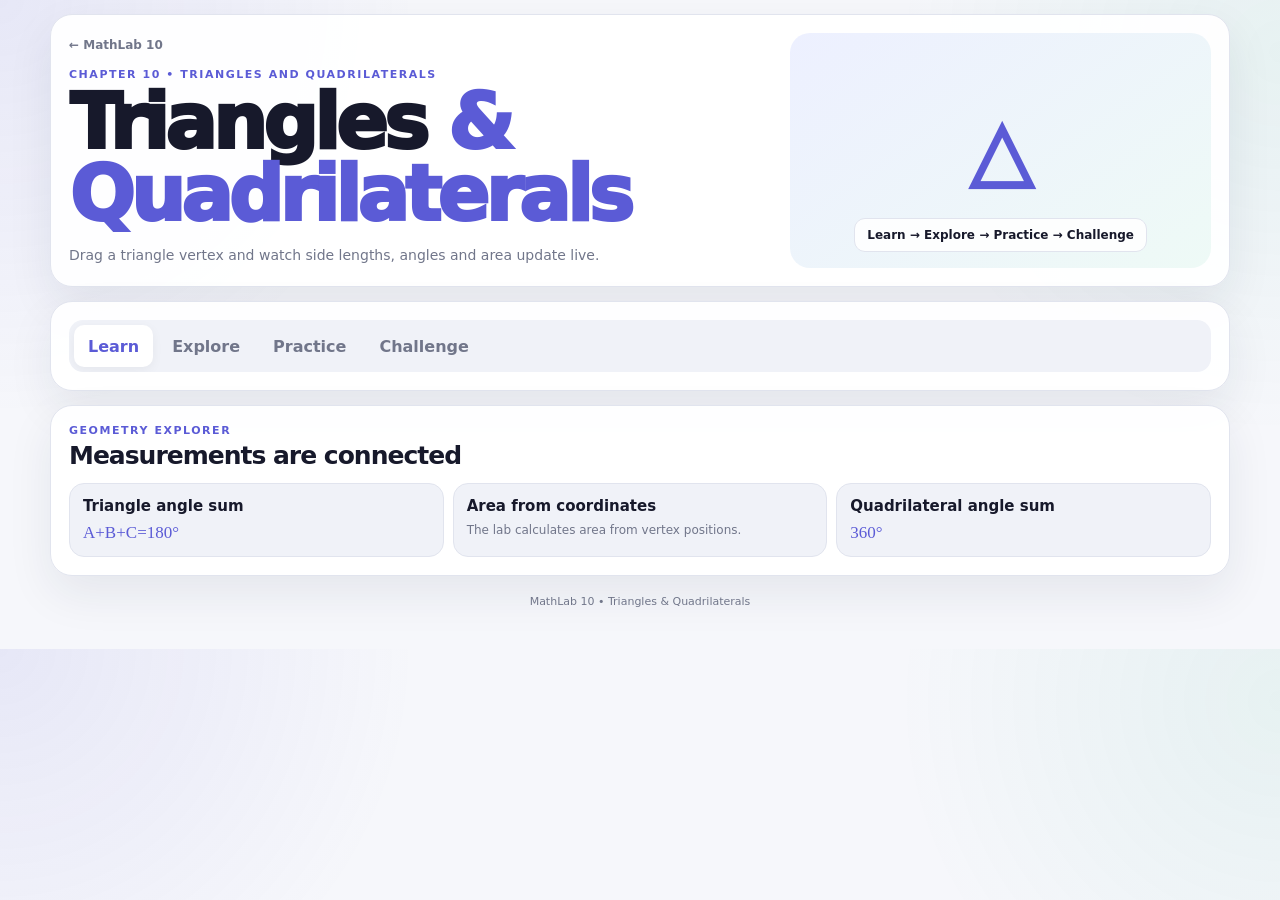
<file: modules/triangles-quadrilaterals/index.html>
<!DOCTYPE html>
<html lang="en">
<head><meta charset="UTF-8"><meta name="viewport" content="width=device-width, initial-scale=1.0"><meta name="theme-color" content="#5b5bd6">
<title>Triangles & Quadrilaterals — MathLab 10</title><link rel="stylesheet" href="../shared/lab.css"></head>
<body><main class="app">
<section class="panel hero"><div><a class="back" href="../../index.html">← MathLab 10</a><div class="kicker">Chapter 10 • Triangles and Quadrilaterals</div><h1>Triangles <span>& Quadrilaterals</span></h1><p>Drag a triangle vertex and watch side lengths, angles and area update live.</p></div><div class="hero-art"><div class="hero-symbol">△</div><div class="hero-chip">Learn → Explore → Practice → Challenge</div></div></section>
<section class="panel"><div class="tabs"><button class="tab active" data-page="learn">Learn</button><button class="tab" data-page="explore">Explore</button><button class="tab" data-page="practice">Practice</button><button class="tab" data-page="challenge">Challenge</button></div></section>
<section id="page-learn" class="panel page"><div class="section-head"><div><div class="kicker">Geometry explorer</div><h2>Measurements are connected</h2></div></div><div class="learn-grid">
<div class="learn-card"><h3>Triangle angle sum</h3><span class="formula">A+B+C=180°</span></div><div class="learn-card"><h3>Area from coordinates</h3><p>The lab calculates area from vertex positions.</p></div><div class="learn-card"><h3>Quadrilateral angle sum</h3><span class="formula">360°</span></div>
</div></section>
<section id="page-explore" class="panel page hidden"><div class="panel"><div class="section-head"><div><div class="kicker">Drag the red vertex</div><h2>Interactive triangle</h2></div></div><div class="visual"><svg id="geoSvg" viewBox="0 0 700 420" style="touch-action:none"></svg></div><div class="metrics" id="geoMetrics" style="margin-top:10px"></div></div></section>
<section id="page-practice" class="panel page hidden"><div class="grid3"><div class="mini"><h3>Parallelogram</h3><p>Opposite sides are parallel and equal; opposite angles are equal.</p></div><div class="mini"><h3>Rectangle</h3><p>Four right angles; opposite sides equal.</p></div><div class="mini"><h3>Rhombus</h3><p>All four sides equal; diagonals bisect each other at right angles.</p></div></div></section>
<section id="page-challenge" class="panel page hidden"><div class="challenge"><div class="problem">A triangle has angles 55° and 65°. Find the third angle.</div><input id="geoAns" type="number" style="margin-top:10px"><div class="btnrow"><button id="geoCheck" class="green">Check</button></div><div id="geoFb" class="feedback"></div></div></section>
<footer>MathLab 10 • Triangles & Quadrilaterals</footer></main>
<script>
document.querySelectorAll(".tab").forEach(b=>b.addEventListener("click",()=>{document.querySelectorAll(".tab").forEach(x=>x.classList.remove("active"));b.classList.add("active");document.querySelectorAll(".page").forEach(p=>p.classList.add("hidden"));document.getElementById("page-"+b.dataset.page).classList.remove("hidden")}));

const ge$=s=>document.querySelector(s),NS="http://www.w3.org/2000/svg";let pts=[[130,330],[570,330],[350,110]];function dist(a,b){return Math.hypot(a[0]-b[0],a[1]-b[1])}function angle(a,b,c){let u=[a[0]-b[0],a[1]-b[1]],v=[c[0]-b[0],c[1]-b[1]],co=(u[0]*v[0]+u[1]*v[1])/(Math.hypot(...u)*Math.hypot(...v));return Math.acos(Math.max(-1,Math.min(1,co)))*180/Math.PI}function geoDraw(){let s=ge$("#geoSvg");s.innerHTML=`<polygon points="${pts.map(p=>p.join(",")).join(" ")}" fill="rgba(91,91,214,.1)" stroke="#5b5bd6" stroke-width="4"/>`+pts.map((p,i)=>`<circle data-i="${i}" cx="${p[0]}" cy="${p[1]}" r="${i===2?12:8}" fill="${i===2?'#e65e77':'#fff'}" stroke="#5b5bd6" stroke-width="3"/>`).join("");let a=dist(pts[1],pts[2]),b=dist(pts[0],pts[2]),c=dist(pts[0],pts[1]),A=angle(pts[1],pts[0],pts[2]),B=angle(pts[0],pts[1],pts[2]),C=angle(pts[0],pts[2],pts[1]),area=Math.abs((pts[0][0]*(pts[1][1]-pts[2][1])+pts[1][0]*(pts[2][1]-pts[0][1])+pts[2][0]*(pts[0][1]-pts[1][1]))/2);ge$("#geoMetrics").innerHTML=[["Side a",a],["Side b",b],["∠A",A+"°"],["∠B",B+"°"],["∠C",C+"°"],["Area",area]].map((x,i)=>`<div class="metric ${i===5?"primary":""}"><div class="k">${x[0]}</div><div class="v">${typeof x[1]==="number"?x[1].toFixed(1):parseFloat(x[1]).toFixed(1)+"°"}</div></div>`).join("");let top=s.querySelector('[data-i="2"]');top.onpointerdown=e=>{top.setPointerCapture(e.pointerId);top.onpointermove=ev=>{let r=s.getBoundingClientRect();pts[2]=[(ev.clientX-r.left)/r.width*700,(ev.clientY-r.top)/r.height*420];geoDraw()}}}
ge$("#geoCheck").onclick=()=>ge$("#geoFb").textContent=(+ge$("#geoAns").value===60)?"✅ Correct.":"180 − 55 − 65 = ?";geoDraw();

</script></body></html>
</file>
<file: styles.css>
:root{
  --bg:#f6f7fb;--card:#fff;--panel:#f0f2f8;--text:#15172a;--muted:#70758a;
  --border:#e2e5ef;--accent:#5b5bd6;--accent2:#18a37a;--warm:#f59e0b;
  --shadow:0 18px 48px rgba(28,34,65,.09);--radius:24px;
}
*{box-sizing:border-box}
html{scroll-behavior:smooth}
body{margin:0;min-width:320px;background:
 radial-gradient(circle at 0 0,rgba(91,91,214,.10),transparent 28rem),
 radial-gradient(circle at 100% 7%,rgba(24,163,122,.08),transparent 24rem),var(--bg);
 color:var(--text);font-family:Inter,ui-sans-serif,system-ui,-apple-system,BlinkMacSystemFont,"Segoe UI",sans-serif}
a{text-decoration:none;color:inherit}button,input{font:inherit}
button{cursor:pointer}
.app{width:min(1240px,calc(100% - 24px));margin:16px auto 38px;display:grid;gap:16px}
.hero{display:grid;grid-template-columns:minmax(0,1.2fr) minmax(300px,.8fr);gap:24px;padding:28px;border:1px solid var(--border);border-radius:30px;background:rgba(255,255,255,.94);box-shadow:var(--shadow);overflow:hidden}
.brandline{display:flex;align-items:center;gap:10px;font-weight:900;margin-bottom:26px}
.logo{width:38px;height:38px;border-radius:12px;display:grid;place-items:center;background:var(--accent);color:#fff;font-family:Georgia,serif;font-size:23px}
.eyebrow{font-size:11px;font-weight:900;letter-spacing:.14em;text-transform:uppercase;color:var(--accent)}
.hero h1{font-size:clamp(2.5rem,6vw,5.5rem);line-height:.91;letter-spacing:-.065em;margin:8px 0 0;font-weight:950}
.hero h1 span{color:var(--accent)}
.hero p{max-width:730px;color:var(--muted);font-size:16px;line-height:1.65;margin:17px 0 0}
.hero-actions{display:flex;gap:9px;flex-wrap:wrap;margin-top:20px}
.primary-btn,.ghost-btn{min-height:48px;border-radius:14px;padding:12px 16px;font-weight:850}
.primary-btn{background:var(--accent);color:#fff}
.ghost-btn{border:1px solid var(--border);background:var(--panel);color:var(--text)}
.hero-pills{display:flex;gap:8px;flex-wrap:wrap;margin-top:18px;color:var(--muted);font-size:12px;font-weight:800}
.hero-pills span{padding:7px 10px;border-radius:999px;border:1px solid var(--border);background:#fff}
.hero-visual{min-height:390px;border-radius:24px;background:linear-gradient(145deg,#edf0ff,#edfaf6);position:relative;overflow:hidden}
.orb{position:absolute;width:150px;height:150px;border-radius:50%;display:grid;place-items:center;font-weight:950;font-size:25px;border:3px solid;background:rgba(255,255,255,.45)}
.orb.one{left:34px;top:66px;color:var(--accent);border-color:var(--accent)}
.orb.two{right:35px;top:120px;color:#0d93c5;border-color:#0d93c5}
.orb.three{left:130px;bottom:48px;color:var(--warm);border-color:var(--warm)}
.mini-board{position:absolute;left:24px;right:24px;bottom:18px;background:rgba(255,255,255,.85);border:1px solid var(--border);border-radius:13px;padding:10px;text-align:center;font-size:12px;font-weight:850}
.progress-strip{display:grid;grid-template-columns:repeat(3,1fr);gap:10px}
.progress-strip div{background:#fff;border:1px solid var(--border);border-radius:18px;padding:15px;display:flex;gap:10px;align-items:baseline;box-shadow:var(--shadow)}
.progress-strip strong{font-size:28px}.progress-strip span{font-size:12px;color:var(--muted);font-weight:800}
.chapter-section,.learning-flow,.teacher-panel{background:rgba(255,255,255,.96);border:1px solid var(--border);border-radius:var(--radius);padding:20px;box-shadow:var(--shadow)}
.section-head{display:flex;align-items:end;justify-content:space-between;gap:14px;flex-wrap:wrap}
.section-head h2,.teacher-panel h2{margin:4px 0 0;font-size:28px;letter-spacing:-.04em}
.section-head p,.teacher-panel p{max-width:760px;color:var(--muted);font-size:13px;line-height:1.6;margin:7px 0 0}
.search-wrap input{min-height:44px;border:1px solid var(--border);border-radius:12px;padding:0 12px;background:var(--panel);color:var(--text);min-width:220px}
.chapter-grid{display:grid;grid-template-columns:repeat(4,minmax(0,1fr));gap:10px;margin-top:16px}
.chapter-card{border:1px solid var(--border);border-radius:18px;padding:15px;background:var(--panel);min-width:0;transition:.18s ease;display:flex;flex-direction:column;min-height:210px}
.chapter-card.ready{background:linear-gradient(145deg,#f4f3ff,#f0fbf7);border-color:#cbc9ff}
.chapter-top{display:flex;align-items:center;justify-content:space-between}
.chapter-num{font-size:11px;font-weight:950;color:var(--muted);letter-spacing:.1em}
.chapter-icon{font-size:28px}
.chapter-card h3{margin:18px 0 6px;font-size:18px;letter-spacing:-.025em}
.chapter-card p{margin:0;color:var(--muted);font-size:12px;line-height:1.55}
.chapter-foot{display:flex;align-items:center;justify-content:space-between;margin-top:auto;padding-top:18px}
.status{font-size:11px;font-weight:900;color:var(--accent)}
.arrow{font-size:20px}
.chapter-card:hover{transform:translateY(-3px);box-shadow:0 12px 30px rgba(28,34,65,.10)}
.flow-grid{display:grid;grid-template-columns:repeat(5,minmax(0,1fr));gap:10px;margin-top:15px}
.flow-grid article{border:1px solid var(--border);border-radius:16px;padding:14px;background:var(--panel)}
.flow-grid b{width:30px;height:30px;border-radius:10px;background:var(--accent);color:#fff;display:grid;place-items:center}
.flow-grid h3{font-size:15px;margin:12px 0 4px}.flow-grid p{font-size:12px;line-height:1.5;color:var(--muted);margin:0}
.teacher-panel{display:grid;grid-template-columns:1.1fr .9fr;gap:18px;align-items:center}
.teacher-list{display:grid;grid-template-columns:1fr 1fr;gap:8px}
.teacher-list span{border:1px solid var(--border);border-radius:13px;padding:11px;background:var(--panel);font-size:12px;font-weight:850}
footer{text-align:center;color:var(--muted);font-size:12px;padding:8px 0}
@media(max-width:1000px){.chapter-grid{grid-template-columns:repeat(3,1fr)}.flow-grid{grid-template-columns:repeat(3,1fr)}}
@media(max-width:800px){.hero{grid-template-columns:1fr}.hero-visual{display:none}.chapter-grid{grid-template-columns:repeat(2,1fr)}.teacher-panel{grid-template-columns:1fr}.flow-grid{grid-template-columns:1fr 1fr}}
@media(max-width:560px){.app{width:min(100% - 16px,1240px);margin-top:8px}.hero,.chapter-section,.learning-flow,.teacher-panel{padding:14px;border-radius:18px}.hero h1{font-size:clamp(2.4rem,13vw,3.6rem)}.progress-strip{grid-template-columns:1fr}.chapter-grid{grid-template-columns:1fr}.flow-grid,.teacher-list{grid-template-columns:1fr}.search-wrap,.search-wrap input{width:100%}}
@media(prefers-reduced-motion:reduce){*{scroll-behavior:auto!important;transition:none!important}}
</file>
<file: modules/shared/lab.css>
:root{
  --bg:#f6f7fb;--card:#fff;--panel:#f0f2f8;--text:#17192b;--muted:#71768a;
  --border:#e1e4ee;--accent:#5b5bd6;--green:#16a37a;--blue:#129ec6;--warm:#f59e0b;
  --danger:#e65e77;--shadow:0 18px 46px rgba(26,33,64,.08);--radius:22px;
}
*{box-sizing:border-box}
html{scroll-behavior:smooth}
body{margin:0;min-width:320px;color:var(--text);font-family:Inter,ui-sans-serif,system-ui,-apple-system,BlinkMacSystemFont,"Segoe UI",sans-serif;background:
radial-gradient(circle at 0 0,rgba(91,91,214,.10),transparent 26rem),
radial-gradient(circle at 100% 8%,rgba(22,163,122,.07),transparent 24rem),var(--bg)}
a{text-decoration:none;color:inherit}button,input,select,textarea{font:inherit}button{cursor:pointer}
.app{width:min(1180px,calc(100% - 24px));margin:14px auto 36px;display:grid;gap:14px}
.panel{background:rgba(255,255,255,.96);border:1px solid var(--border);border-radius:var(--radius);padding:18px;box-shadow:var(--shadow);min-width:0}
.hero{display:grid;grid-template-columns:minmax(0,1.25fr) minmax(270px,.75fr);gap:20px;align-items:center}
.back{display:inline-flex;gap:7px;align-items:center;color:var(--muted);font-size:12px;font-weight:850;margin-bottom:16px}
.kicker{font-size:11px;font-weight:900;letter-spacing:.14em;text-transform:uppercase;color:var(--accent)}
.hero h1{font-size:clamp(2.3rem,6vw,4.8rem);line-height:.94;letter-spacing:-.055em;margin:6px 0 0;font-weight:950}
.hero h1 span{color:var(--accent)}
.hero p{max-width:700px;color:var(--muted);line-height:1.65;font-size:14px;margin:13px 0 0}
.hero-art{min-height:235px;border-radius:20px;background:linear-gradient(145deg,#edf0ff,#eefaf6);display:grid;place-items:center;position:relative;overflow:hidden}
.hero-symbol{font-size:82px;font-weight:950;color:var(--accent);font-family:Georgia,serif}
.hero-chip{position:absolute;bottom:16px;background:rgba(255,255,255,.9);border:1px solid var(--border);padding:9px 12px;border-radius:11px;font-size:12px;font-weight:850}
.tabs{display:flex;gap:5px;overflow:auto;background:var(--panel);padding:5px;border-radius:14px;scrollbar-width:none}
.tabs::-webkit-scrollbar{display:none}.tab{border:0;background:transparent;padding:10px 14px;border-radius:10px;font-weight:850;color:var(--muted);white-space:nowrap;min-height:42px}
.tab.active{background:#fff;color:var(--accent);box-shadow:0 3px 11px rgba(0,0,0,.05)}
.page.hidden{display:none}
.section-head{display:flex;align-items:end;justify-content:space-between;gap:12px;flex-wrap:wrap}.section-head h2{font-size:25px;letter-spacing:-.04em;margin:4px 0 0}.small{font-size:12px;color:var(--muted);line-height:1.55}
.learn-grid{display:grid;grid-template-columns:repeat(3,minmax(0,1fr));gap:9px;margin-top:13px}
.learn-card,.mini{border:1px solid var(--border);background:var(--panel);border-radius:15px;padding:13px;min-width:0}
.learn-card h3,.mini h3{margin:0 0 6px;font-size:15px}.learn-card p,.mini p{margin:0;color:var(--muted);font-size:12px;line-height:1.55}
.formula{font-family:Georgia,serif;color:var(--accent);font-size:17px;margin-top:8px;display:block;overflow-wrap:anywhere}
.grid2{display:grid;grid-template-columns:minmax(280px,.75fr) minmax(0,1.25fr);gap:14px}.grid3{display:grid;grid-template-columns:repeat(3,minmax(0,1fr));gap:10px}
.controls{display:grid;gap:9px}.control{border:1px solid var(--border);background:var(--panel);border-radius:13px;padding:11px}.control label{font-size:12px;font-weight:850}
.control-top{display:flex;justify-content:space-between;align-items:center;gap:8px;margin-bottom:7px}
.valuebox{display:flex;align-items:center;gap:5px;border:1px solid var(--border);background:#fff;border-radius:9px;padding:0 7px}
.valuebox input{width:90px;min-height:36px;border:0;outline:0;background:transparent;text-align:right;font-weight:900;color:var(--text)}
input[type=range]{width:100%;accent-color:var(--accent)}
input[type=text],input[type=number],select,textarea{width:100%;min-height:42px;border:1px solid var(--border);border-radius:10px;padding:8px 10px;background:#fff;color:var(--text)}
textarea{min-height:86px;resize:vertical}
.metrics{display:grid;grid-template-columns:repeat(4,minmax(0,1fr));gap:8px}.metric{border:1px solid var(--border);background:var(--panel);border-radius:14px;padding:12px;min-width:0}.metric.primary{background:#efefff;border-color:#c8c6ff}.metric .k{font-size:10px;text-transform:uppercase;letter-spacing:.07em;color:var(--muted);font-weight:900}.metric .v{font-size:22px;font-weight:950;letter-spacing:-.04em;margin-top:4px;overflow-wrap:anywhere}
.visual{margin-top:10px;border:1px solid var(--border);background:var(--panel);border-radius:17px;padding:13px;overflow:auto}.visual svg{display:block;width:100%;height:auto;min-height:300px}
.btnrow{display:flex;gap:7px;flex-wrap:wrap;margin-top:10px}.primary,.ghost,.green,.warn{border:0;border-radius:10px;padding:9px 13px;min-height:42px;font-weight:850}.primary{background:var(--accent);color:#fff}.green{background:var(--green);color:#fff}.warn{background:var(--warm);color:#fff}.ghost{background:var(--panel);color:var(--text);border:1px solid var(--border)}
.problem{font-size:16px;line-height:1.62;font-weight:750}.feedback{min-height:22px;margin-top:9px;font-size:13px;font-weight:850}.good{color:#15803d}.bad{color:#be123c}
.challenge{border:1px solid var(--border);background:var(--panel);border-radius:15px;padding:14px;margin-top:10px}
.barline{height:12px;border-radius:999px;background:#e5e7ef;overflow:hidden}.barline>span{display:block;height:100%;background:var(--accent);border-radius:inherit}
.tablewrap{overflow:auto}.table{width:100%;border-collapse:collapse;font-size:12px}.table th,.table td{padding:8px;border-bottom:1px solid var(--border);text-align:right}.table th:first-child,.table td:first-child{text-align:left}.table th{font-size:10px;color:var(--muted);text-transform:uppercase;letter-spacing:.06em}
footer{text-align:center;color:var(--muted);font-size:11px;padding:5px}
@media(max-width:880px){.hero{grid-template-columns:1fr}.hero-art{display:none}.grid2{grid-template-columns:1fr}.learn-grid{grid-template-columns:1fr 1fr}.metrics{grid-template-columns:1fr 1fr}.grid3{grid-template-columns:1fr 1fr}}
@media(max-width:560px){.app{width:min(100% - 16px,1180px);margin-top:8px}.panel{padding:14px;border-radius:18px}.hero h1{font-size:clamp(2.2rem,12vw,3.4rem)}.learn-grid,.grid3{grid-template-columns:1fr}.metrics{grid-template-columns:1fr 1fr}}
@media(max-width:370px){.metrics{grid-template-columns:1fr}}
</file>
<file: modules/mensuration/style.css>
:root{
  --bg:#f7f8fc;
  --card:#ffffff;
  --panel:#f4f5f9;
  --text:#17192b;
  --muted:#73788b;
  --border:#e5e7ef;
  --accent:#635bff;
  --accent-soft:#efeeff;
  --series-3:#13b98d;
  --series-4:#f59e0b;
  --shadow:0 18px 45px rgba(35,40,70,.08);
}
*{box-sizing:border-box}
html{scroll-behavior:smooth}
body{
  margin:0;
  min-width:320px;
  overflow-x:hidden;
  font-family:Inter,ui-sans-serif,system-ui,-apple-system,BlinkMacSystemFont,"Segoe UI",sans-serif;
  color:var(--text);
  background:
    radial-gradient(circle at 12% 0%,rgba(99,91,255,.10),transparent 28rem),
    radial-gradient(circle at 90% 12%,rgba(19,185,141,.08),transparent 23rem),
    var(--bg);
}
button,input,select{font:inherit}
button{cursor:pointer}
button:focus-visible,input:focus-visible,select:focus-visible{
  outline:3px solid rgba(99,91,255,.22);
  outline-offset:2px;
}
#mensuration-mobile{
  width:min(1220px,calc(100% - 28px));
  margin:18px auto 34px;
  max-width:100%;
}
.shell{display:grid;gap:16px}
.panel{
  border:1px solid var(--border);
  background:rgba(255,255,255,.94);
  border-radius:24px;
  padding:18px;
  min-width:0;
  box-shadow:var(--shadow);
}
.hero{
  display:grid;
  grid-template-columns:minmax(0,1.2fr) minmax(220px,.8fr);
  gap:24px;
  align-items:center;
  overflow:hidden;
}
.hero h1{
  font-size:clamp(2rem,5vw,4rem);
  line-height:.98;
  letter-spacing:-.05em;
  margin:0;
  font-weight:900;
}
.hero h1 span{color:var(--accent)}
.hero p{
  color:var(--muted);
  line-height:1.6;
  max-width:700px;
  margin:14px 0 0;
  font-size:15px;
}
.hero-art{
  min-height:180px;
  display:grid;
  place-items:center;
  background:var(--panel);
  border-radius:22px;
  position:relative;
  overflow:hidden;
}
.hero-art .orb{
  width:120px;
  height:120px;
  border-radius:28px;
  border:2px solid var(--accent);
  transform:rotate(14deg);
  opacity:.75;
}
.hero-art .circle{
  position:absolute;
  width:62px;
  height:62px;
  right:28px;
  top:25px;
  border-radius:50%;
  background:var(--series-3);
}
.topbar{
  display:flex;
  align-items:flex-end;
  justify-content:space-between;
  gap:14px;
  flex-wrap:wrap;
}
.selectors{display:flex;gap:8px;flex-wrap:wrap}
.selectors label{
  font-size:12px;
  font-weight:800;
  color:var(--muted);
}
select,input[type=number]{font-size:16px}
select{
  display:block;
  margin-top:5px;
  min-height:44px;
  border:1px solid var(--border);
  border-radius:12px;
  background:transparent;
  color:var(--text);
  padding:0 12px;
}
.tabs{
  display:grid;
  grid-template-columns:repeat(3,minmax(0,1fr));
  gap:4px;
  padding:4px;
  border-radius:14px;
  background:var(--panel);
  margin-top:14px;
}
.tab{
  min-height:44px;
  border:0;
  border-radius:10px;
  background:transparent;
  color:var(--muted);
  font-weight:850;
  font-size:13px;
  padding:8px 10px;
}
.tab[aria-selected=true]{
  background:var(--card);
  color:var(--accent);
  box-shadow:0 3px 12px rgba(0,0,0,.06);
}
.shape-scroll{
  display:grid;
  grid-template-columns:repeat(6,minmax(0,1fr));
  gap:9px;
  margin-top:14px;
}
.shape-btn{
  min-width:0;
  min-height:96px;
  border:1px solid var(--border);
  border-radius:16px;
  background:var(--panel);
  padding:10px 8px;
  display:grid;
  place-items:center;
  align-content:center;
  gap:7px;
  font-size:12px;
  font-weight:850;
  text-align:center;
  color:var(--text);
  transition:.18s ease;
}
.shape-btn[aria-pressed=true]{
  border-color:var(--accent);
  background:var(--accent-soft);
  color:var(--accent);
}
.shape-btn .icon{font-size:28px;line-height:1}
.workspace{
  display:grid;
  grid-template-columns:minmax(0,1.2fr) minmax(310px,.8fr);
  gap:16px;
}
.heading{
  display:flex;
  align-items:flex-start;
  justify-content:space-between;
  gap:10px;
  margin-bottom:12px;
}
.eyebrow{
  font-size:11px;
  font-weight:900;
  text-transform:uppercase;
  letter-spacing:.13em;
  color:var(--accent);
  margin-bottom:4px;
}
h2{
  margin:0;
  font-size:20px;
  font-weight:900;
  letter-spacing:-.03em;
}
.badge{
  border-radius:999px;
  padding:7px 10px;
  background:var(--accent-soft);
  font-size:11px;
  font-weight:900;
  white-space:nowrap;
}
.canvas-wrap{
  width:100%;
  overflow:hidden;
  border:1px solid var(--border);
  border-radius:18px;
  background:
    linear-gradient(rgba(99,91,255,.04) 1px,transparent 1px),
    linear-gradient(90deg,rgba(99,91,255,.04) 1px,transparent 1px),
    var(--panel);
  background-size:24px 24px;
}
svg{
  display:block;
  width:100%;
  height:auto;
  min-height:320px;
  touch-action:pan-y;
}
.small-note{
  margin:10px 0 0;
  color:var(--muted);
  font-size:12px;
}
.control-intro{
  font-size:13px;
  color:var(--muted);
  line-height:1.5;
  margin:0 0 12px;
}
.control-list{display:grid;gap:10px}
.control{
  border:1px solid var(--border);
  background:var(--panel);
  border-radius:15px;
  padding:12px;
}
.control-top{
  display:grid;
  grid-template-columns:minmax(0,1fr) 110px;
  gap:10px;
  align-items:center;
  margin-bottom:8px;
}
.control-name{
  font-size:13px;
  font-weight:850;
  min-width:0;
}
.num-wrap{
  display:flex;
  align-items:center;
  border:1px solid var(--border);
  border-radius:10px;
  background:var(--card);
  overflow:hidden;
  min-width:0;
}
.num-wrap input{
  width:100%;
  min-width:0;
  border:0;
  background:transparent;
  color:var(--text);
  padding:9px 6px;
  text-align:right;
  font-weight:900;
  outline:0;
}
.num-wrap span{
  padding-right:8px;
  color:var(--muted);
  font-size:12px;
  font-weight:800;
}
input[type=range]{
  width:100%;
  min-height:30px;
  accent-color:var(--accent);
  touch-action:pan-y;
}
.action-row{
  display:grid;
  grid-template-columns:1fr 1fr;
  gap:9px;
  margin-top:12px;
}
.action{
  min-height:48px;
  border:1px solid var(--border);
  border-radius:13px;
  background:var(--panel);
  font-weight:850;
  color:var(--text);
  padding:10px;
}
.action.primary{
  background:var(--accent);
  color:white;
  border-color:var(--accent);
}
.working-toggle{
  display:flex;
  align-items:center;
  gap:10px;
  margin-top:10px;
  border:1px solid var(--border);
  border-radius:13px;
  padding:12px;
  min-height:48px;
  font-size:13px;
  font-weight:800;
}
.challenge{
  display:none;
  margin-top:10px;
  border:1px solid var(--border);
  background:var(--panel);
  border-radius:14px;
  padding:12px;
}
.challenge.open{display:block}
.challenge p{
  font-size:13px;
  color:var(--muted);
  line-height:1.5;
}
.challenge-row{
  display:grid;
  grid-template-columns:minmax(0,1fr) auto;
  gap:8px;
  margin-top:8px;
}
.challenge-row input{
  min-width:0;
  border:1px solid var(--border);
  border-radius:10px;
  background:transparent;
  color:var(--text);
  padding:10px;
}
.challenge-row button{
  min-height:44px;
  border:0;
  border-radius:10px;
  background:var(--accent);
  color:white;
  font-weight:850;
  padding:0 14px;
}
#challengeFeedback{
  min-height:20px;
  font-size:13px;
  font-weight:850;
  margin-bottom:0;
}
.close-btn{
  margin-top:8px;
  border:0;
  background:transparent;
  color:var(--muted);
  font-weight:800;
}
.results{
  display:grid;
  grid-template-columns:repeat(4,minmax(0,1fr));
  gap:10px;
  margin-top:14px;
}
.result{
  min-width:0;
  border:1px solid var(--border);
  background:var(--panel);
  border-radius:16px;
  padding:14px;
}
.result.primary{
  background:var(--accent-soft);
  border-color:var(--accent);
}
.result-name{
  font-size:11px;
  color:var(--muted);
  font-weight:900;
  text-transform:uppercase;
  letter-spacing:.08em;
}
.result-value{
  font-size:clamp(20px,4vw,28px);
  font-weight:950;
  letter-spacing:-.04em;
  margin:7px 0;
  overflow-wrap:anywhere;
}
.formula{
  font-family:Georgia,serif;
  font-size:13px;
  display:inline-block;
  border-radius:8px;
  padding:5px 7px;
  background:var(--card);
}
.working{
  display:none;
  margin-top:8px;
  padding-top:8px;
  border-top:1px dashed var(--border);
  font-size:12px;
  color:var(--muted);
  line-height:1.45;
}
.show-working .working{display:block}
.notes{
  display:grid;
  grid-template-columns:1fr 1fr;
  gap:10px;
}
.note{
  border:1px solid var(--border);
  background:var(--card);
  border-radius:16px;
  padding:14px;
  font-size:13px;
  line-height:1.55;
  color:var(--muted);
  box-shadow:var(--shadow);
}
.note strong{color:var(--text)}
.note div{margin-top:5px}
.shape-fill{
  fill:rgba(99,91,255,.13);
  stroke:var(--accent);
  stroke-width:4;
  stroke-linejoin:round;
}
.shape-fill-2{
  fill:rgba(19,185,141,.13);
  stroke:var(--series-3);
  stroke-width:3;
  stroke-linejoin:round;
}
.guide{
  fill:none;
  stroke:var(--muted);
  stroke-width:2;
  stroke-dasharray:7 7;
}
.svgtext{
  fill:var(--text);
  font-size:16px;
  font-weight:850;
  paint-order:stroke;
  stroke:var(--card);
  stroke-width:5px;
}
@media(hover:hover) and (pointer:fine){
  .shape-btn:hover{transform:translateY(-2px)}
}
@media(max-width:900px){
  .hero{grid-template-columns:1fr}
  .hero-art{display:none}
  .shape-scroll{grid-template-columns:repeat(4,minmax(0,1fr))}
  .workspace{grid-template-columns:1fr}
  .results{grid-template-columns:repeat(2,minmax(0,1fr))}
}
@media(max-width:640px){
  #mensuration-mobile{width:min(100% - 18px,1220px);margin-top:9px}
  .shell{gap:12px}
  .panel{padding:14px;border-radius:18px}
  .hero h1{font-size:clamp(2rem,11vw,3rem)}
  .hero p{font-size:14px}
  .topbar{align-items:stretch}
  .selectors{display:grid;grid-template-columns:1fr 1fr;width:100%}
  .selectors label{min-width:0}
  select{width:100%}
  .tabs{overflow:hidden}
  .tab{padding:8px 5px;font-size:12px}
  .shape-scroll{
    display:flex;
    overflow-x:auto;
    gap:8px;
    margin-left:-14px;
    margin-right:-14px;
    padding:0 14px 6px;
    scroll-snap-type:x proximity;
    -webkit-overflow-scrolling:touch;
    scrollbar-width:none;
  }
  .shape-scroll::-webkit-scrollbar{display:none}
  .shape-btn{
    flex:0 0 108px;
    min-height:94px;
    scroll-snap-align:start;
  }
  svg{min-height:280px}
  .action-row{grid-template-columns:1fr}
  .results{grid-template-columns:1fr 1fr}
  .notes{grid-template-columns:1fr}
}
@media(max-width:390px){
  .panel{padding:12px}
  .selectors{grid-template-columns:1fr}
  .control-top{grid-template-columns:minmax(0,1fr) 96px}
  .results{grid-template-columns:1fr}
  .challenge-row{grid-template-columns:1fr}
  .challenge-row button{width:100%}
  svg{min-height:250px}
}
@media(prefers-reduced-motion:reduce){
  *{scroll-behavior:auto!important;transition:none!important;animation:none!important}
}
</file>
